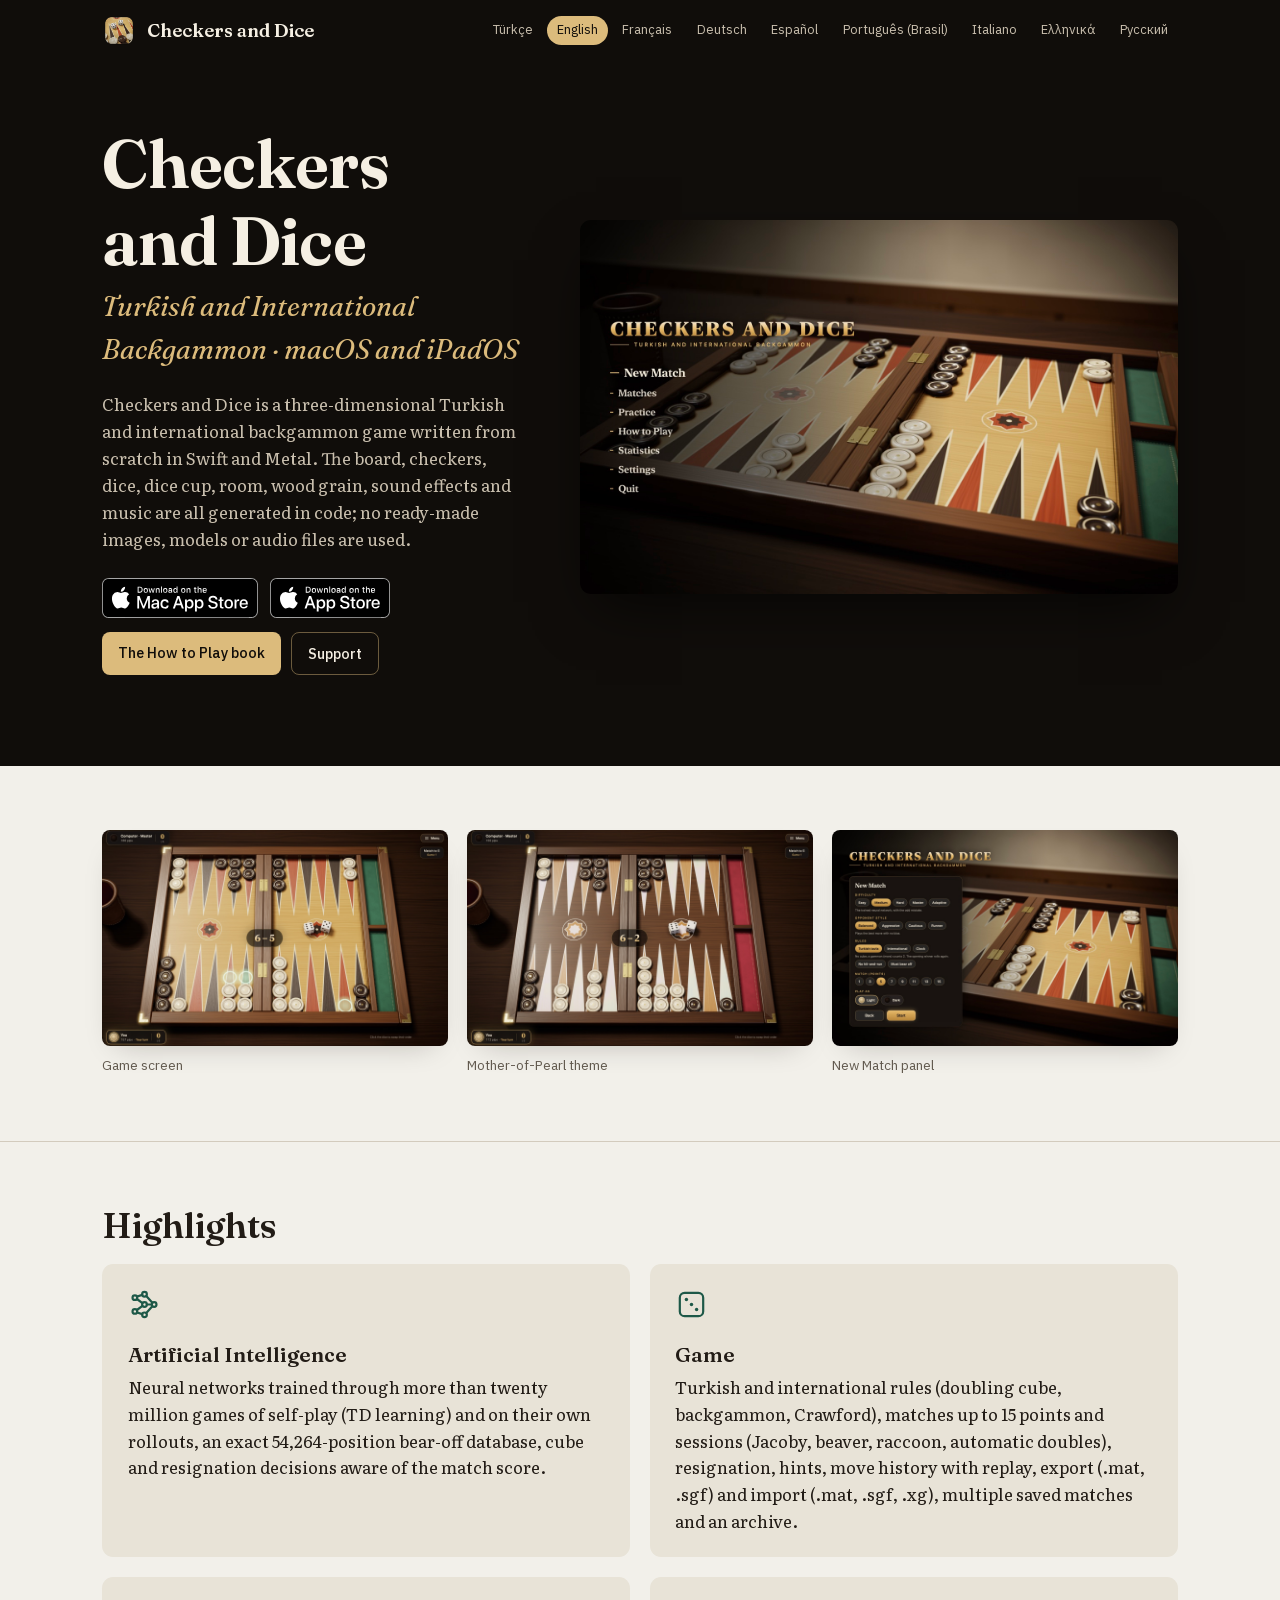
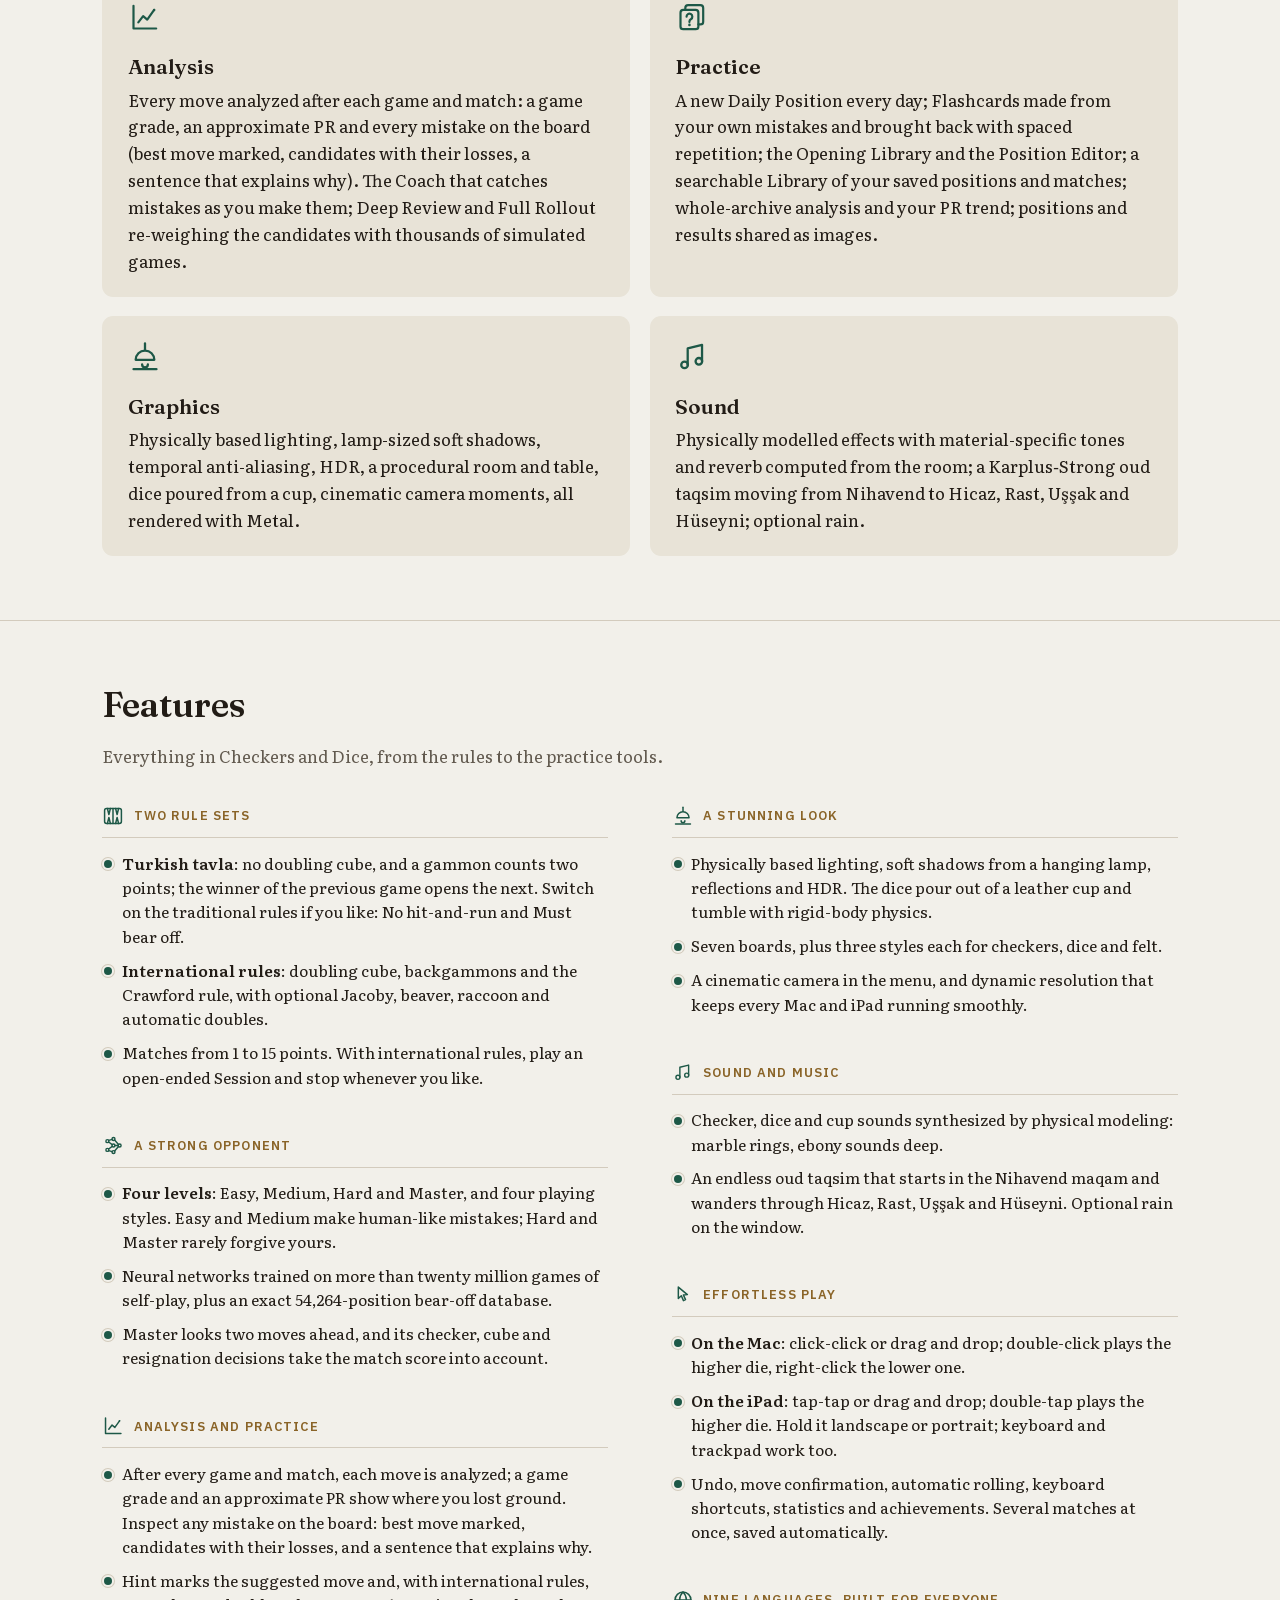
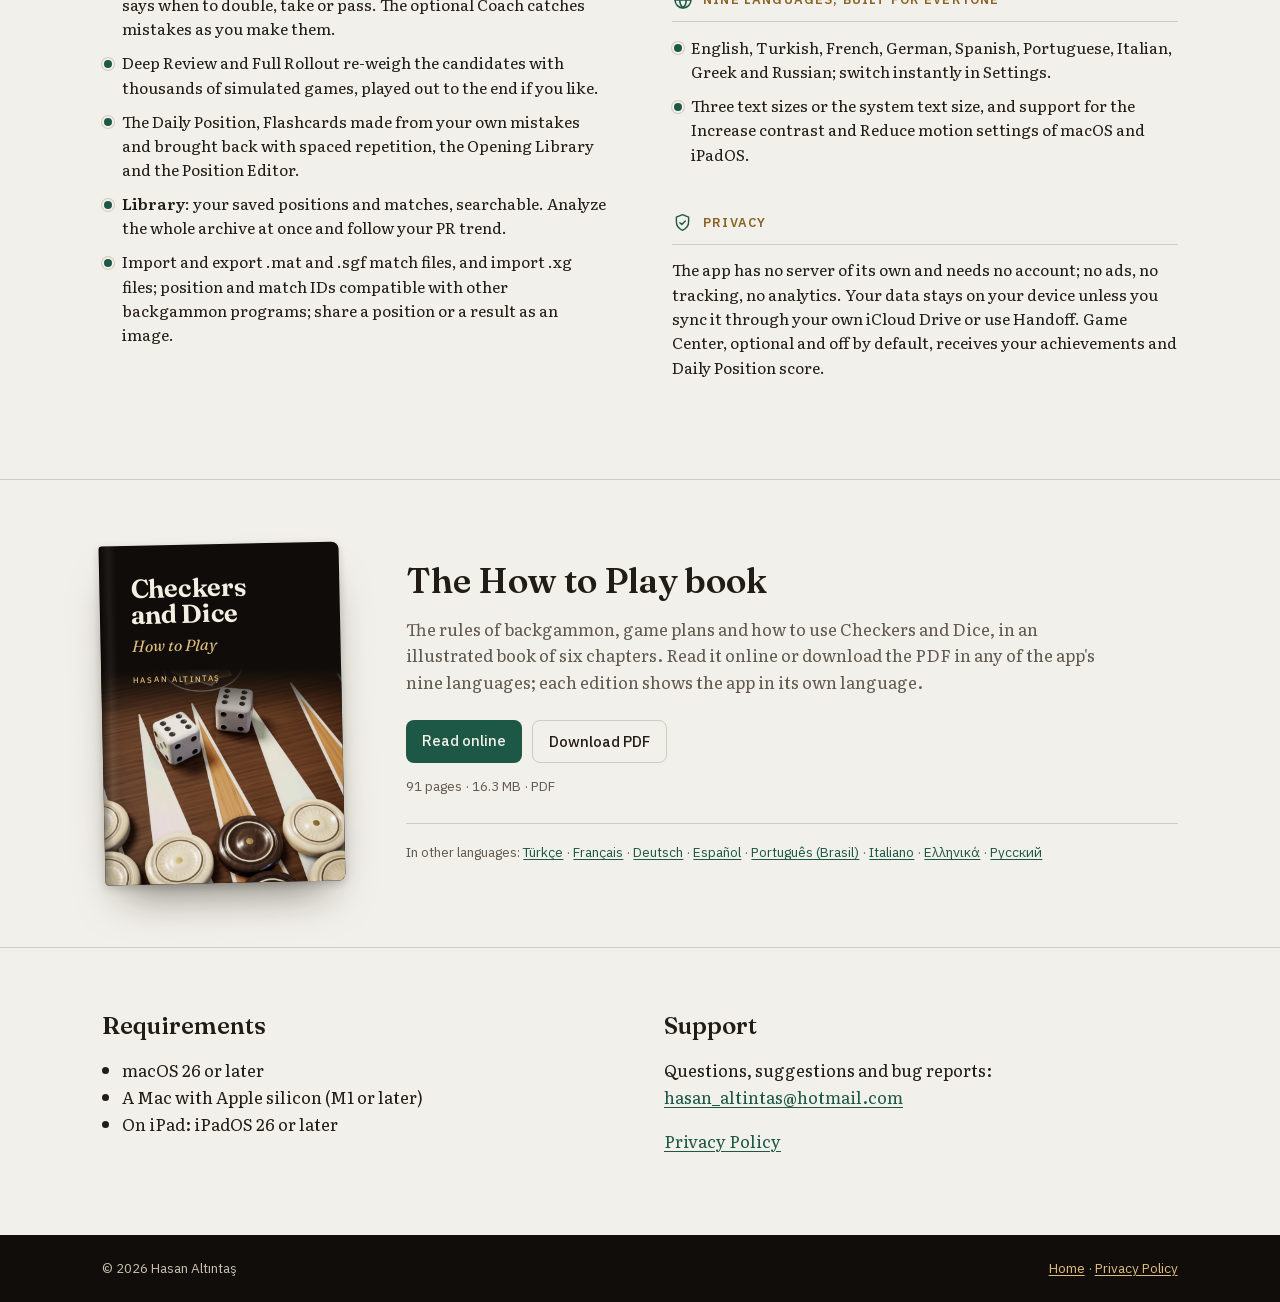
<file: index.html>
<!doctype html>
<html lang="en">
<head>
<meta charset="utf-8">
<meta name="viewport" content="width=device-width, initial-scale=1">
<title>Checkers and Dice · Turkish and International Backgammon</title>
<meta name="description" content="Checkers and Dice: three-dimensional Turkish and international backgammon for the Mac and iPad. A strong computer opponent, nine languages.">
<meta name="theme-color" content="#100d0a">
<meta property="og:type" content="website"><meta property="og:url" content="https://hasanaltintas.github.io/pul-ve-zar/"><meta property="og:title" content="Checkers and Dice · Turkish and International Backgammon"><meta property="og:description" content="Checkers and Dice: three-dimensional Turkish and international backgammon for the Mac and iPad. A strong computer opponent, nine languages."><meta property="og:image" content="https://hasanaltintas.github.io/pul-ve-zar/gorsel/en/08.jpg"><meta name="twitter:card" content="summary_large_image">
<link rel="icon" href="simge.png"><link rel="apple-touch-icon" href="simge.png">
<link rel="alternate" hreflang="tr" href="https://hasanaltintas.github.io/pul-ve-zar/?lang=tr"><link rel="alternate" hreflang="en" href="https://hasanaltintas.github.io/pul-ve-zar/?lang=en"><link rel="alternate" hreflang="fr" href="https://hasanaltintas.github.io/pul-ve-zar/?lang=fr"><link rel="alternate" hreflang="de" href="https://hasanaltintas.github.io/pul-ve-zar/?lang=de"><link rel="alternate" hreflang="es" href="https://hasanaltintas.github.io/pul-ve-zar/?lang=es"><link rel="alternate" hreflang="pt" href="https://hasanaltintas.github.io/pul-ve-zar/?lang=pt"><link rel="alternate" hreflang="it" href="https://hasanaltintas.github.io/pul-ve-zar/?lang=it"><link rel="alternate" hreflang="el" href="https://hasanaltintas.github.io/pul-ve-zar/?lang=el"><link rel="alternate" hreflang="ru" href="https://hasanaltintas.github.io/pul-ve-zar/?lang=ru">
<link rel="stylesheet" href="fontlar/fontlar.css">
<style>
:root {
  --kagit: #f2f0ea; --kagit-2: #e8e3d7; --murekkep: #221c16; --soluk: #625a4f; --cizgi: #d3cbbd;
  --cuha: #1d5847; --pirinc: #8a6428; --gece: #100d0a; --gece-2: #1d1813; --gece-yazi: #f5efe3; --gece-soluk: #c9bfae;
  --gece-vurgu: #dcbb7c; --golge: rgba(20, 14, 8, 0.28);
  --baslik: "Fraunces", "Iowan Old Style", "Palatino", Georgia, serif;
  --govde: "Literata", "Iowan Old Style", "Palatino", Georgia, serif;
  --yardimci: "IBM Plex Sans", "Helvetica Neue", Arial, sans-serif;
  color-scheme: light;
}
@media (prefers-color-scheme: dark) {
  :root { --kagit: #15120f; --kagit-2: #201b16; --murekkep: #ece5d7; --soluk: #b4a996; --cizgi: #3c342b;
          --cuha: #7cc0a6; --pirinc: #d6b16a; --golge: rgba(0, 0, 0, 0.6); color-scheme: dark; }
}
* { box-sizing: border-box; }
html { -webkit-text-size-adjust: 100%; }
body { margin: 0; background: var(--kagit); color: var(--murekkep); font-family: var(--govde); font-size: 1.05rem;
       line-height: 1.6; font-optical-sizing: auto; min-height: 100vh; display: flex; flex-direction: column; }
main { flex: 1 0 auto; }
a { color: var(--cuha); text-underline-offset: 0.18em; text-decoration-thickness: 1px; }
a:focus-visible { outline: 2px solid var(--gece-vurgu); outline-offset: 3px; border-radius: 3px; }
img { max-width: 100%; height: auto; display: block; }
h1, h2, h3 { font-family: var(--baslik); text-wrap: balance; line-height: 1.15; margin: 0; }
html[data-dil="el"], html[data-dil="ru"] { --baslik: "Literata", "Iowan Old Style", Georgia, serif; }
.ic { max-width: 72rem; margin: 0 auto; padding-inline: max(1rem, 3vw); }

/* Dil seçimi: html[data-dil] yalnız o dilin bloklarını gösterir; betik yoksa bütün diller alt alta görünür */
html[data-dil] .dil { display: none; }
html[data-dil="tr"] .dil[lang="tr"] { display: revert; }
html[data-dil="en"] .dil[lang="en"] { display: revert; }
html[data-dil="fr"] .dil[lang="fr"] { display: revert; }
html[data-dil="de"] .dil[lang="de"] { display: revert; }
html[data-dil="es"] .dil[lang="es"] { display: revert; }
html[data-dil="pt"] .dil[lang="pt"] { display: revert; }
html[data-dil="it"] .dil[lang="it"] { display: revert; }
html[data-dil="el"] .dil[lang="el"] { display: revert; }
html[data-dil="ru"] .dil[lang="ru"] { display: revert; }

.ust { background: var(--gece); color: var(--gece-yazi); }
.ust .ic { display: flex; flex-wrap: wrap; align-items: center; justify-content: space-between; gap: 0.6rem 1.5rem;
           padding-block: 0.85rem; }
.marka { display: flex; align-items: center; gap: 0.7rem; color: inherit; text-decoration: none;
         font-family: var(--baslik); font-weight: 600; font-size: 1.15rem; }
.marka img { width: 2.1rem; height: 2.1rem; border-radius: 0.5rem; }
.diller { display: flex; flex-wrap: wrap; gap: 0.3rem; font-family: var(--yardimci); font-size: 0.8rem; }
.diller a { color: var(--gece-soluk); text-decoration: none; padding: 0.22rem 0.55rem; border-radius: 999px;
            border: 1px solid transparent; }
.diller a:hover { color: var(--gece-yazi); border-color: rgba(220, 187, 124, 0.35); }
html[data-dil="tr"] .diller a[data-dil="tr"] { color: var(--gece); background: var(--gece-vurgu); }
html[data-dil="en"] .diller a[data-dil="en"] { color: var(--gece); background: var(--gece-vurgu); }
html[data-dil="fr"] .diller a[data-dil="fr"] { color: var(--gece); background: var(--gece-vurgu); }
html[data-dil="de"] .diller a[data-dil="de"] { color: var(--gece); background: var(--gece-vurgu); }
html[data-dil="es"] .diller a[data-dil="es"] { color: var(--gece); background: var(--gece-vurgu); }
html[data-dil="pt"] .diller a[data-dil="pt"] { color: var(--gece); background: var(--gece-vurgu); }
html[data-dil="it"] .diller a[data-dil="it"] { color: var(--gece); background: var(--gece-vurgu); }
html[data-dil="el"] .diller a[data-dil="el"] { color: var(--gece); background: var(--gece-vurgu); }
html[data-dil="ru"] .diller a[data-dil="ru"] { color: var(--gece); background: var(--gece-vurgu); }

.kahraman { background: var(--gece); color: var(--gece-yazi); overflow: hidden; padding-block: clamp(2rem, 5vw, 4.5rem) clamp(2.5rem, 6vw, 5rem); }
.kahraman .ic { display: grid; grid-template-columns: minmax(0, 5fr) minmax(0, 7fr); gap: clamp(1.5rem, 4vw, 3.5rem);
                align-items: center; }
.kahraman h1 { font-size: clamp(2.4rem, 5.5vw, 4.2rem); font-weight: 650; letter-spacing: -0.01em; }
.kahraman .alt-baslik { font-family: var(--baslik); font-style: italic; color: var(--gece-vurgu);
                        font-size: clamp(1.25rem, 2.4vw, 1.7rem); margin: 0.35rem 0 1.2rem; }
.kahraman .giris { color: var(--gece-soluk); margin: 0; max-width: 34rem; }
.kahraman .ic > img { border-radius: 0.7rem; box-shadow: 0 1.5rem 3.5rem -1rem rgba(0, 0, 0, 0.7); }
.gecis { margin-top: 1.6rem; display: flex; flex-wrap: wrap; gap: 0.6rem; font-family: var(--yardimci); font-size: 0.9rem; }
/* App Store rozetleri kendi satırında, düğmelerin üstünde; Apple'ın rozetleri olduğu gibi: 40 px yükseklik,
   yuvarlatma ve gölge yok, aralarında ve çevrelerinde en az çeyrek yükseklik boşluk */
.magaza { margin: 1.6rem 0 0; display: flex; flex-wrap: wrap; gap: 0.75rem; }
.magaza + .gecis { margin-top: 0.9rem; }
.rozet { display: inline-block; }
.rozet img { display: block; height: 40px; width: auto; border-radius: 0; box-shadow: none; }
.dugme { display: inline-block; padding: 0.55rem 1rem; border-radius: 0.5rem; text-decoration: none; font-weight: 500; }
.dugme.dolu { background: var(--gece-vurgu); color: var(--gece); }
.dugme.cizgili { border: 1px solid rgba(220, 187, 124, 0.45); color: var(--gece-yazi); }

section.bolum { padding-block: clamp(2.5rem, 5vw, 4rem); }
section.bolum + section.bolum { border-top: 1px solid var(--cizgi); }
.bolum h2 { font-size: clamp(1.6rem, 3vw, 2.2rem); font-weight: 600; margin-bottom: 1.1rem; }
.bolum .onsoz { max-width: 44rem; color: var(--soluk); margin: 0 0 1.8rem; }

.galeri { display: grid; grid-template-columns: repeat(3, minmax(0, 1fr)); gap: 1.2rem; margin: 0; }
.galeri figure { margin: 0; }
.galeri img { border-radius: 0.5rem; box-shadow: 0 0.8rem 1.8rem -1rem var(--golge); }
.galeri figcaption { font-family: var(--yardimci); font-size: 0.85rem; color: var(--soluk); margin-top: 0.55rem; }

/* Simgeler: CSS maskesi (Safari için -webkit- ile), rengi currentColor */
.ikon { display: inline-block; width: 1.5rem; height: 1.5rem; flex: none; background-color: currentColor;
        -webkit-mask: var(--ikon) center / contain no-repeat; mask: var(--ikon) center / contain no-repeat; }

/* Öne çıkanlar: altı kart, ikişerli üç satır (oyun, gelişme, görsellik ve ses), simgeli */
.kartlar { display: grid; grid-template-columns: repeat(2, minmax(0, 1fr)); gap: 1.2rem; }
.kart { background: var(--kagit-2); border-radius: 0.7rem; padding: 1.5rem 1.6rem 1.4rem; }
.kart .ikon { width: 2.1rem; height: 2.1rem; color: var(--cuha); margin-bottom: 0.9rem; }
.kart h3 { font-size: 1.3rem; font-weight: 600; margin-bottom: 0.45rem; }
.kart p { margin: 0; }

/* Özellikler: mağaza açıklamasının sekiz grubu, dergi düzeninde sütunlar */
.ozellikler .onsoz { margin-bottom: 2.2rem; }
/* İki sütun: okuma için uygun satır uzunluğu (~70 harf); gruplar bölünmez, en büyük grup (analiz) iki sütunu dengeler */
.gruplar { columns: 2 22rem; column-gap: clamp(2.2rem, 5vw, 4rem); }
/* Boşluk dolgu olarak: sütun kırılmasında kenar payı bir sonraki sütunun tepesine taşınmasın (WebKit) */
.grup { break-inside: avoid; margin: 0; padding-bottom: 2.2rem; }
.grup h3 { display: flex; align-items: center; gap: 0.6rem; font-family: var(--yardimci); font-size: 0.8rem;
           font-weight: 600; letter-spacing: 0.09em; line-height: 1.35; color: var(--pirinc); margin: 0 0 0.85rem;
           padding-bottom: 0.65rem; border-bottom: 1px solid var(--cizgi); }
.grup h3 .ikon { width: 1.35rem; height: 1.35rem; color: var(--cuha); }
.grup ul { list-style: none; margin: 0; padding: 0; }
.grup li { position: relative; padding-left: 1.2rem; margin: 0 0 0.6rem; font-size: 0.98rem; line-height: 1.55; }
/* Madde işareti küçük bir pul: dolu daire ve ince halka */
.grup li::before { content: ""; position: absolute; left: 0.1rem; top: 0.55em; width: 0.5rem; height: 0.5rem;
                   border-radius: 50%; background: var(--cuha); box-shadow: 0 0 0 2px var(--kagit), 0 0 0 3px var(--cizgi); }
.grup li strong { font-weight: 600; }
.grup p { margin: 0; font-size: 0.98rem; line-height: 1.55; }

/* Kitap: o dilin kitabı (baskı kapağının küçük eşi) ve öbür dillere bir satır */
.kitap-vitrin { display: grid; grid-template-columns: minmax(0, 15rem) minmax(0, 1fr); gap: clamp(1.8rem, 5vw, 4rem);
                align-items: center; }
.kapak { display: block; position: relative; aspect-ratio: 17 / 24; overflow: hidden; border-radius: 0.2rem 0.45rem 0.45rem 0.2rem;
         background: #0f0c09; color: #f5efe3; text-decoration: none; transform: rotate(-1.2deg);
         box-shadow: 0 1.6rem 2.8rem -1.2rem rgba(20, 14, 8, 0.55), 0 0.2rem 0.5rem rgba(20, 14, 8, 0.18); }
.kapak img { position: absolute; left: 0; right: 0; bottom: 0; width: 100%; height: 63%; object-fit: cover; }
/* Kapağın üst yarısı görüntüye yumuşakça iner (baskıdaki gibi); sol kenarda cilt gölgesi */
.kapak::before { content: ""; position: absolute; left: 0; right: 0; top: 36.5%; height: 15%; z-index: 1;
                 background: linear-gradient(180deg, #0f0c09 0%, rgba(14, 10, 7, 0.5) 50%, rgba(14, 10, 7, 0) 100%); }
.kapak::after { content: ""; position: absolute; inset: 0 auto 0 0; width: 7%; z-index: 2;
                background: linear-gradient(90deg, rgba(0, 0, 0, 0.35), rgba(255, 255, 255, 0.06) 55%, rgba(0, 0, 0, 0)); }
.kapak-yazi { position: absolute; left: 0; right: 0; top: 0; z-index: 3; padding: 13% 11% 0 13%; display: block; }
.kapak-ad { display: block; font-family: var(--baslik); font-weight: 650; font-size: 1.62rem; line-height: 0.98;
            letter-spacing: -0.01em; text-wrap: balance; }
.kapak-alt { display: block; font-family: var(--baslik); font-style: italic; font-size: 1rem; color: #dcbb7c;
             margin-top: 0.35rem; }
.kapak-yazar { display: block; font-family: var(--yardimci); font-size: 0.5rem; font-weight: 500; letter-spacing: 0.2em;
               text-transform: uppercase; color: #dcbb7c; margin-top: 0.9rem; }
.kitap-metin h2 { margin-bottom: 0.9rem; }
.kitap-metin .onsoz { margin-bottom: 1.5rem; }
.k-dugmeler { display: flex; flex-wrap: wrap; gap: 0.6rem; margin: 0; font-family: var(--yardimci); font-size: 0.92rem; }
.dugme.birincil { background: var(--cuha); color: var(--kagit); }
.dugme.ikincil { border: 1px solid var(--cizgi); color: var(--murekkep); }
.dugme.ikincil:hover { border-color: var(--soluk); }
.k-bilgi { font-family: var(--yardimci); font-size: 0.85rem; color: var(--soluk); margin: 0.8rem 0 0; }
.k-diger { font-family: var(--yardimci); font-size: 0.85rem; color: var(--soluk); margin: 1.6rem 0 0; padding-top: 1rem;
           border-top: 1px solid var(--cizgi); line-height: 1.9; }
.k-diger a { white-space: nowrap; }

.iki { display: grid; grid-template-columns: repeat(2, minmax(0, 1fr)); gap: 2rem 3rem; }
.iki h2 { font-size: 1.5rem; }
.iki ul { margin: 0; padding-left: 1.2rem; }

.alt { background: var(--gece); color: var(--gece-soluk); font-family: var(--yardimci); font-size: 0.85rem; }
.alt .ic { display: flex; flex-wrap: wrap; justify-content: space-between; gap: 0.5rem 2rem; padding-block: 1.4rem; }
.alt a { color: var(--gece-vurgu); }

.gizlilik { max-width: 44rem; padding-block: clamp(2.5rem, 5vw, 4rem); }
.gizlilik h1 { font-size: clamp(1.9rem, 4vw, 2.6rem); font-weight: 600; margin-bottom: 0.4rem; }
.gizlilik .tarih { font-family: var(--yardimci); font-size: 0.9rem; color: var(--soluk); margin: 0 0 1.6rem; }
.gizlilik li { margin: 0.45rem 0; }

@media (max-width: 52rem) {
  .kahraman .ic, .iki { grid-template-columns: minmax(0, 1fr); }
  .galeri { grid-template-columns: minmax(0, 1fr); }
  .kartlar { grid-template-columns: minmax(0, 1fr); }
  .kitap-vitrin { grid-template-columns: minmax(0, 1fr); justify-items: start; }
  .kapak { width: min(13rem, 62vw); }
}
@media (prefers-color-scheme: dark) {
  .kapak { box-shadow: 0 1.6rem 2.8rem -1.2rem rgba(0, 0, 0, 0.8), 0 0 0 1px rgba(245, 239, 227, 0.08); }
}
.ikon-kurallar { --ikon: url("data:image/svg+xml,%3Csvg%20xmlns%3D%22http%3A//www.w3.org/2000/svg%22%20viewBox%3D%220%200%2024%2024%22%20fill%3D%22none%22%20stroke%3D%22%23000%22%20stroke-width%3D%221.6%22%20stroke-linecap%3D%22round%22%20stroke-linejoin%3D%22round%22%3E%3Crect%20x%3D%223%22%20y%3D%224%22%20width%3D%2218%22%20height%3D%2216%22%20rx%3D%222%22/%3E%3Cpath%20d%3D%22M6%204l1.6%206.5L9.2%204M14.8%204l1.6%206.5L18%204M6%2020l1.6-6.5L9.2%2020M14.8%2020l1.6-6.5L18%2020M12%204v16%22/%3E%3C/svg%3E"); }
.ikon-zar { --ikon: url("data:image/svg+xml,%3Csvg%20xmlns%3D%22http%3A//www.w3.org/2000/svg%22%20viewBox%3D%220%200%2024%2024%22%20fill%3D%22none%22%20stroke%3D%22%23000%22%20stroke-width%3D%221.6%22%20stroke-linecap%3D%22round%22%20stroke-linejoin%3D%22round%22%3E%3Crect%20x%3D%223.5%22%20y%3D%223.5%22%20width%3D%2217%22%20height%3D%2217%22%20rx%3D%223.5%22/%3E%3Ccircle%20cx%3D%228.3%22%20cy%3D%228.3%22%20r%3D%221.25%22%20fill%3D%22%23000%22%20stroke%3D%22none%22/%3E%3Ccircle%20cx%3D%2212%22%20cy%3D%2212%22%20r%3D%221.25%22%20fill%3D%22%23000%22%20stroke%3D%22none%22/%3E%3Ccircle%20cx%3D%2215.7%22%20cy%3D%2215.7%22%20r%3D%221.25%22%20fill%3D%22%23000%22%20stroke%3D%22none%22/%3E%3C/svg%3E"); }
.ikon-rakip { --ikon: url("data:image/svg+xml,%3Csvg%20xmlns%3D%22http%3A//www.w3.org/2000/svg%22%20viewBox%3D%220%200%2024%2024%22%20fill%3D%22none%22%20stroke%3D%22%23000%22%20stroke-width%3D%221.6%22%20stroke-linecap%3D%22round%22%20stroke-linejoin%3D%22round%22%3E%3Ccircle%20cx%3D%225%22%20cy%3D%227%22%20r%3D%221.7%22/%3E%3Ccircle%20cx%3D%225%22%20cy%3D%2217%22%20r%3D%221.7%22/%3E%3Ccircle%20cx%3D%2212%22%20cy%3D%224.5%22%20r%3D%221.7%22/%3E%3Ccircle%20cx%3D%2212%22%20cy%3D%2212%22%20r%3D%221.7%22/%3E%3Ccircle%20cx%3D%2212%22%20cy%3D%2219.5%22%20r%3D%221.7%22/%3E%3Ccircle%20cx%3D%2219%22%20cy%3D%2212%22%20r%3D%221.7%22/%3E%3Cpath%20d%3D%22M6.6%206.2l3.8-1.2M6.5%208l4%203M6.5%2016l4-3M6.6%2017.8l3.8%201.2M13.7%2012h3.6M13.3%205.8l4.4%205M13.3%2018.2l4.4-5%22/%3E%3C/svg%3E"); }
.ikon-analiz { --ikon: url("data:image/svg+xml,%3Csvg%20xmlns%3D%22http%3A//www.w3.org/2000/svg%22%20viewBox%3D%220%200%2024%2024%22%20fill%3D%22none%22%20stroke%3D%22%23000%22%20stroke-width%3D%221.6%22%20stroke-linecap%3D%22round%22%20stroke-linejoin%3D%22round%22%3E%3Cpath%20d%3D%22M4%203.5v16.5h16.5%22/%3E%3Cpath%20d%3D%22M7.5%2015.5l3.5-4.5%203%202.5%205-7%22/%3E%3Ccircle%20cx%3D%2219%22%20cy%3D%226.5%22%20r%3D%220.9%22%20fill%3D%22%23000%22%20stroke%3D%22none%22/%3E%3C/svg%3E"); }
.ikon-calisma { --ikon: url("data:image/svg+xml,%3Csvg%20xmlns%3D%22http%3A//www.w3.org/2000/svg%22%20viewBox%3D%220%200%2024%2024%22%20fill%3D%22none%22%20stroke%3D%22%23000%22%20stroke-width%3D%221.6%22%20stroke-linecap%3D%22round%22%20stroke-linejoin%3D%22round%22%3E%3Cpath%20d%3D%22M7.5%206.5V5a2%202%200%200%201%202-2h9a2%202%200%200%201%202%202v10a2%202%200%200%201-2%202H17%22/%3E%3Crect%20x%3D%224%22%20y%3D%226.5%22%20width%3D%2213%22%20height%3D%2214%22%20rx%3D%222%22/%3E%3Cpath%20d%3D%22M8.4%2011.4a2.1%202.1%200%201%201%203.3%201.7c-.8.5-1.2%201-1.2%201.8v.4%22/%3E%3Ccircle%20cx%3D%2210.5%22%20cy%3D%2217.4%22%20r%3D%220.95%22%20fill%3D%22%23000%22%20stroke%3D%22none%22/%3E%3C/svg%3E"); }
.ikon-gorsel { --ikon: url("data:image/svg+xml,%3Csvg%20xmlns%3D%22http%3A//www.w3.org/2000/svg%22%20viewBox%3D%220%200%2024%2024%22%20fill%3D%22none%22%20stroke%3D%22%23000%22%20stroke-width%3D%221.6%22%20stroke-linecap%3D%22round%22%20stroke-linejoin%3D%22round%22%3E%3Cpath%20d%3D%22M12%202.5v4.5%22/%3E%3Cpath%20d%3D%22M5.5%2014a6.5%206.5%200%200%201%2013%200z%22/%3E%3Cpath%20d%3D%22M10%2017.2a2%202%200%200%200%204%200%22/%3E%3Cpath%20d%3D%22M4%2020.5h16%22/%3E%3C/svg%3E"); }
.ikon-ses { --ikon: url("data:image/svg+xml,%3Csvg%20xmlns%3D%22http%3A//www.w3.org/2000/svg%22%20viewBox%3D%220%200%2024%2024%22%20fill%3D%22none%22%20stroke%3D%22%23000%22%20stroke-width%3D%221.6%22%20stroke-linecap%3D%22round%22%20stroke-linejoin%3D%22round%22%3E%3Cpath%20d%3D%22M9%2017.5V6l10-2.5v11.5%22/%3E%3Ccircle%20cx%3D%226.8%22%20cy%3D%2217.5%22%20r%3D%222.3%22/%3E%3Ccircle%20cx%3D%2216.8%22%20cy%3D%2215%22%20r%3D%222.3%22/%3E%3C/svg%3E"); }
.ikon-oynanis { --ikon: url("data:image/svg+xml,%3Csvg%20xmlns%3D%22http%3A//www.w3.org/2000/svg%22%20viewBox%3D%220%200%2024%2024%22%20fill%3D%22none%22%20stroke%3D%22%23000%22%20stroke-width%3D%221.6%22%20stroke-linecap%3D%22round%22%20stroke-linejoin%3D%22round%22%3E%3Cpath%20d%3D%22M7%203.5v12.2l3.2-2.9%202.3%205.2%202.2-1-2.3-5.1%204.3-.3z%22/%3E%3C/svg%3E"); }
.ikon-dil { --ikon: url("data:image/svg+xml,%3Csvg%20xmlns%3D%22http%3A//www.w3.org/2000/svg%22%20viewBox%3D%220%200%2024%2024%22%20fill%3D%22none%22%20stroke%3D%22%23000%22%20stroke-width%3D%221.6%22%20stroke-linecap%3D%22round%22%20stroke-linejoin%3D%22round%22%3E%3Ccircle%20cx%3D%2212%22%20cy%3D%2212%22%20r%3D%228.5%22/%3E%3Cpath%20d%3D%22M3.5%2012h17M12%203.5c2.4%202.4%203.6%205.3%203.6%208.5s-1.2%206.1-3.6%208.5M12%203.5C9.6%205.9%208.4%208.8%208.4%2012s1.2%206.1%203.6%208.5%22/%3E%3C/svg%3E"); }
.ikon-gizlilik { --ikon: url("data:image/svg+xml,%3Csvg%20xmlns%3D%22http%3A//www.w3.org/2000/svg%22%20viewBox%3D%220%200%2024%2024%22%20fill%3D%22none%22%20stroke%3D%22%23000%22%20stroke-width%3D%221.6%22%20stroke-linecap%3D%22round%22%20stroke-linejoin%3D%22round%22%3E%3Cpath%20d%3D%22M12%203l7%202.8v5.4c0%204.4-2.9%208-7%209.8-4.1-1.8-7-5.4-7-9.8V5.8z%22/%3E%3Cpath%20d%3D%22M9%2012.2l2.2%202.2%204-4.2%22/%3E%3C/svg%3E"); }</style>
<script>(function () {
  var D = ["tr", "en", "fr", "de", "es", "pt", "it", "el", "ru"], d = null;
  try { var q = String(new URLSearchParams(location.search).get("lang")).slice(0, 2).toLowerCase(); if (D.indexOf(q) >= 0) d = q; } catch (e) {}
  if (!d) { try { var s = localStorage.getItem("pulzar-dil"); if (D.indexOf(s) >= 0) d = s; } catch (e) {} }
  if (!d) { var l = navigator.languages || [navigator.language || ""];
            for (var i = 0; i < l.length && !d; i++) { var k = String(l[i]).slice(0, 2).toLowerCase(); if (D.indexOf(k) >= 0) d = k; } }
  d = d || "en";
  document.documentElement.setAttribute("data-dil", d);
  document.documentElement.lang = d;
})();</script>
</head>
<body>
<header class="ust"><div class="ic"><a class="marka" href="./"><img src="simge.png" alt="" width="36" height="36"><span class="dil" lang="tr">Pul ve Zar</span><span class="dil" lang="en">Checkers and Dice</span><span class="dil" lang="fr">Pions et Dés</span><span class="dil" lang="de">Steine und Würfel</span><span class="dil" lang="es">Fichas y Dados</span><span class="dil" lang="pt">Peças e Dados</span><span class="dil" lang="it">Pedine e Dadi</span><span class="dil" lang="el">Πούλια και Ζάρια</span><span class="dil" lang="ru">Шашки и Кости</span></a><nav class="diller" aria-label="Language"><a href="?lang=tr" hreflang="tr" lang="tr" data-dil="tr">Türkçe</a><a href="?lang=en" hreflang="en" lang="en" data-dil="en">English</a><a href="?lang=fr" hreflang="fr" lang="fr" data-dil="fr">Français</a><a href="?lang=de" hreflang="de" lang="de" data-dil="de">Deutsch</a><a href="?lang=es" hreflang="es" lang="es" data-dil="es">Español</a><a href="?lang=pt" hreflang="pt" lang="pt" data-dil="pt">Português (Brasil)</a><a href="?lang=it" hreflang="it" lang="it" data-dil="it">Italiano</a><a href="?lang=el" hreflang="el" lang="el" data-dil="el">Ελληνικά</a><a href="?lang=ru" hreflang="ru" lang="ru" data-dil="ru">Русский</a></nav></div></header>
<main>
<div class="dil" lang="tr">
<section class="kahraman"><div class="ic"><div><h1>Pul ve Zar</h1><p class="alt-baslik">Türk ve Uluslararası Tavla · macOS ve iPadOS</p><p class="giris">Pul ve Zar, baştan sona Swift ve Metal ile yazılmış, üç boyutlu bir Türk ve uluslararası tavla oyunudur. Tahta, pullar, zarlar, zar kupası, oda, ahşap dokular, ses efektleri ve fon müziği tamamen kodla üretilir; hiçbir hazır görsel, model ya da ses dosyası kullanılmaz.</p><p class="magaza"><a class="rozet" href="https://apps.apple.com/app/id6815371199?platform=mac"><img src="rozet/tr.svg" alt="Mac App Store’dan İndirin" width="188" height="40"></a><a class="rozet" href="https://apps.apple.com/app/id6815371199?platform=ipad"><img src="rozet/app-store-tr.svg" alt="App Store’dan İndirin" width="151" height="40"></a></p><p class="gecis"><a class="dugme dolu" href="#kitap-tr">Nasıl Oynanır kitabı</a><a class="dugme cizgili" href="#destek-tr">Destek</a></p></div><img src="gorsel/tr/08.jpg" alt="Ana Menü" width="1440" height="900" loading="lazy"></div></section>
<section class="bolum"><div class="ic"><div class="galeri"><figure><img src="gorsel/tr/01.jpg" alt="Oyun ekranı" width="1440" height="900" loading="lazy"><figcaption>Oyun ekranı</figcaption></figure><figure><img src="gorsel/tr/02.jpg" alt="Sedef Kakma teması" width="1440" height="900" loading="lazy"><figcaption>Sedef Kakma teması</figcaption></figure><figure><img src="gorsel/tr/05.jpg" alt="Yeni Maç paneli" width="1440" height="900" loading="lazy"><figcaption>Yeni Maç paneli</figcaption></figure></div></div></section>
<section class="bolum"><div class="ic"><h2>Öne çıkanlar</h2><div class="kartlar"><article class="kart"><span class="ikon ikon-rakip" aria-hidden="true"></span><h3>Yapay Zekâ</h3><p>Kendi kendine yirmi milyondan fazla oyunla (TD öğrenmesi) ve kendi benzetimleriyle eğitilmiş sinir ağları, 54.264 konumluk kesin toplama veritabanı, maç skoruna göre küp ve pes kararları.</p></article><article class="kart"><span class="ikon ikon-zar" aria-hidden="true"></span><h3>Oyun</h3><p>Türk ve uluslararası kurallar (vido küpü, katmerli mars, Crawford), 15 puana dek maçlar ve oturumlar (Jacoby, beaver, raccoon, otomatik vido), pes, ipucu, hamle geçmişi ve yeniden izleme, dışa aktarma (.mat, .sgf) ve içe aktarma (.mat, .sgf, .xg), birden çok kayıtlı maç ve arşiv.</p></article><article class="kart"><span class="ikon ikon-analiz" aria-hidden="true"></span><h3>Analiz</h3><p>Oyun ve maç sonunda bütün hamlelerin analizi: oyun notu, yaklaşık PR ve her hatanın tahtada incelenmesi (en iyi hamle işaretli, adaylar kayıplarıyla, nedeni bir cümleyle). Hatayı anında yakalayan Eğitmen; adayları binlerce benzetimle yeniden tartan Derin İnceleme ve Tam Benzetim.</p></article><article class="kart"><span class="ikon ikon-calisma" aria-hidden="true"></span><h3>Çalışma</h3><p>Her gün yenilenen Günün Konumu; kendi hatalarınızdan oluşan ve aralıklı tekrarla dönen Kartlar; Açılış Kitaplığı ve Konum Düzenleyici; kaydettiğiniz konumlar ve maçlar için aranabilir Kütüphane; arşivin toplu analizi ve PR eğilimi; konumu ya da sonucu görüntü olarak paylaşma.</p></article><article class="kart"><span class="ikon ikon-gorsel" aria-hidden="true"></span><h3>Görsellik</h3><p>Metal ile fiziksel tabanlı aydınlatma, lambadan türeyen yumuşak gölgeler, zamansal kenar yumuşatma, HDR, yordamsal oda ve masa, kupadan dökülen zarlar, sinematik kamera.</p></article><article class="kart"><span class="ikon ikon-ses" aria-hidden="true"></span><h3>Ses</h3><p>Fiziksel modellemeyle sentezlenen efektler; malzemeye göre tınılar, odanın ölçülerinden hesaplanan yankı; Karplus‑Strong ud taksimi Nihavend'den Hicaz, Rast, Uşşak ve Hüseyni'ye geçer; isteğe bağlı yağmur.</p></article></div></div></section>
<section class="bolum ozellikler" id="ozellikler-tr"><div class="ic"><h2>Özellikler</h2><p class="onsoz">Kurallardan çalışma araçlarına, Pul ve Zar'ın bütün özellikleri.</p><div class="gruplar"><section class="grup"><h3><span class="ikon ikon-kurallar" aria-hidden="true"></span>İKİ KURAL SETİ</h3><ul><li><strong>Türk tavlası</strong>: vido küpü yok, mars iki puan; bir sonraki oyuna önceki oyunun galibi başlar. İstersen geleneksel kuralları aç: Kırıp kaçmak yasak ve Sallamak yasak.</li><li><strong>Uluslararası kurallar</strong>: vido küpü, katmerli mars ve Crawford kuralı; isteğe bağlı Jacoby, beaver, raccoon ve otomatik vido.</li><li>1'den 15 puana dek maçlar. Uluslararası kurallarda maç uzunluğu olmayan Oturum: istediğin kadar oyna, istediğinde bitir.</li><li><strong>Zarlar geleneksel adlarıyla okunur</strong>: Şeş Beş, Dubara, Düşeş, Hep Yek…</li></ul></section><section class="grup"><h3><span class="ikon ikon-rakip" aria-hidden="true"></span>GÜÇLÜ RAKİP</h3><ul><li><strong>Dört düzey</strong>: Kolay, Orta, Zor ve Usta; dört oyun stili. Kolay ve Orta insan gibi yanılır; Zor ve Usta senin hatalarını pek affetmez.</li><li>Kendi kendine yirmi milyondan fazla oyun oynayarak eğitilmiş sinir ağları ve 54.264 konumluk kesin toplama veritabanı.</li><li>Usta iki hamle ileriye bakar; hamle, vido ve pes kararlarında maç skorunu gözetir.</li></ul></section><section class="grup"><h3><span class="ikon ikon-analiz" aria-hidden="true"></span>ANALİZ VE ÇALIŞMA</h3><ul><li>Oyun ve maç sonunda bütün hamlelerin analiz edilir; oyun notu ve yaklaşık PR nerede puan kaybettiğini gösterir. Her hatayı tahtada incele: en iyi hamle işaretli, adaylar kayıplarıyla, nedeni bir cümleyle.</li><li>İpucu önerilen hamleyi işaretler; uluslararası kurallarda vido, al ve pas kararını da söyler. İstersen Eğitmen hatayı anında yakalar; geri alıp yeniden oynarsın.</li><li>Derin İnceleme ve Tam Benzetim adayları binlerce benzetimle, istersen oyun sonuna dek oynatarak yeniden tartar.</li><li>Günün Konumu, hatalarından oluşan ve aralıklı tekrarla dönen Kartlar, Açılış Kitaplığı ve Konum Düzenleyici.</li><li><strong>Kütüphane</strong>: kaydettiğin konumlar ve maçlar, aranabilir. Arşivi topluca analiz et, PR eğilimini izle.</li><li>.mat ve .sgf maç dosyalarını içe ve dışa aktar, .xg dosyalarını da içe al; konum ve maç kimlikleri başka tavla programlarıyla uyumlu; konumu ya da sonucu görüntü olarak paylaş.</li></ul></section><section class="grup"><h3><span class="ikon ikon-gorsel" aria-hidden="true"></span>GÖZ ALICI GÖRSELLİK</h3><ul><li>Fiziksel tabanlı aydınlatma, sarkıt lambadan düşen yumuşak gölgeler, yansımalar ve HDR. Zarlar deri kupadan dökülür, katı cisim fiziğiyle yuvarlanır.</li><li>Yedi tahta teması; pul, zar ve çuha için üçer stil.</li><li>Menüde sinematik kamera; dinamik çözünürlük her Mac'te ve iPad'de akıcı kalır.</li></ul></section><section class="grup"><h3><span class="ikon ikon-ses" aria-hidden="true"></span>SES VE MÜZİK</h3><ul><li>Pul, zar ve kupa sesleri fiziksel modellemeyle sentezlenir: mermer çınlar, abanoz pes tınlar; yankı odanın ölçülerinden hesaplanır.</li><li>Hiç tekrar etmeyen bir ud taksimi Nihavend'de başlar, Hicaz, Rast, Uşşak ve Hüseyni'ye geçer. İstersen pencerede yağmur.</li></ul></section><section class="grup"><h3><span class="ikon ikon-oynanis" aria-hidden="true"></span>RAHAT OYNANIŞ</h3><ul><li>Mac'te tıkla-tıkla ya da sürükle-bırak; çift tık büyük zarı, sağ tık küçük zarı oynar.</li><li>iPad'de pula ve hedefe dokun ya da sürükle-bırak; çift dokunma büyük zarı oynar. Yatay ya da dikey tut; klavye ve izleme dörtgeni de çalışır.</li><li>Geri alma, hamle onayı, otomatik zar, klavye kısayolları, istatistikler ve başarımlar. Birkaç maç aynı anda sürebilir, hepsi kendiliğinden kaydedilir.</li></ul></section><section class="grup"><h3><span class="ikon ikon-dil" aria-hidden="true"></span>DOKUZ DİL, HERKES İÇİN</h3><ul><li>Türkçe, İngilizce, Fransızca, Almanca, İspanyolca, Portekizce, İtalyanca, Yunanca ve Rusça; dil Ayarlar'dan anında değişir.</li><li>Üç yazı boyutu ya da sistemin yazı boyutu; macOS ve iPadOS'taki Karşıtlığı artır ve Hareketi azalt ayarlarına uyar.</li></ul></section><section class="grup"><h3><span class="ikon ikon-gizlilik" aria-hidden="true"></span>GİZLİLİK</h3><p>Uygulamanın kendi sunucusu yok, hesap istemez; reklam, izleme ya da analitik yok. Verilerin cihazında kalır; istersen kendi iCloud Drive'ın üzerinden eşitlenir, süren maç da Handoff ile öbür cihazına geçebilir. Game Center isteğe bağlıdır ve öntanımlı olarak kapalıdır; açarsan başarımların ve Günün Konumu puanın Game Center'a gönderilir.</p></section></div></div></section>
<section class="bolum" id="kitap-tr"><div class="ic kitap-vitrin"><a class="kapak" href="kitap/tr/" tabindex="-1" aria-hidden="true"><img src="gorsel/kitap-kapak.jpg" alt="" width="760" height="694" loading="lazy"><span class="kapak-yazi"><span class="kapak-ad">Pul ve Zar</span><span class="kapak-alt">Nasıl Oynanır</span><span class="kapak-yazar">Hasan Altıntaş</span></span></a><div class="kitap-metin"><h2>Nasıl Oynanır kitabı</h2><p class="onsoz">Tavlanın kuralları, oyun planları ve Pul ve Zar'ın kullanımı, altı bölümlük resimli bir kitapta. Kitabı uygulamanın desteklediği dokuz dilde çevrimiçi okuyabilir ya da PDF olarak indirebilirsiniz; her dilde görüntüler o dildeki uygulamadan alınmıştır.</p><p class="k-dugmeler"><a class="dugme birincil" href="kitap/tr/">Çevrimiçi oku</a><a class="dugme ikincil" href="kitap/tr/Pul-ve-Zar-Nasil-Oynanir.pdf" download>PDF indir</a></p><p class="k-bilgi">87 sayfa · 16,4 MB · PDF</p><p class="k-diger"><span>Öbür dillerde:</span> <a href="kitap/en/" hreflang="en" lang="en">English</a> · <a href="kitap/fr/" hreflang="fr" lang="fr">Français</a> · <a href="kitap/de/" hreflang="de" lang="de">Deutsch</a> · <a href="kitap/es/" hreflang="es" lang="es">Español</a> · <a href="kitap/pt/" hreflang="pt" lang="pt">Português (Brasil)</a> · <a href="kitap/it/" hreflang="it" lang="it">Italiano</a> · <a href="kitap/el/" hreflang="el" lang="el">Ελληνικά</a> · <a href="kitap/ru/" hreflang="ru" lang="ru">Русский</a></p></div></div></section>
<section class="bolum" id="destek-tr"><div class="ic iki"><div><h2>Gereksinimler</h2><ul><li>macOS 26 ya da sonrası</li><li>Apple çipli bir Mac (M1 ya da sonrası)</li><li>iPad'de iPadOS 26 ya da sonrası</li></ul></div><div><h2>Destek</h2><p>Soru, öneri ve hata bildirimleri için: <a href="mailto:hasan_altintas@hotmail.com">hasan_altintas@hotmail.com</a></p><p><a href="privacy-policy.html?lang=tr">Gizlilik Politikası</a></p></div></div></section>
</div>
<div class="dil" lang="en">
<section class="kahraman"><div class="ic"><div><h1>Checkers and Dice</h1><p class="alt-baslik">Turkish and International Backgammon · macOS and iPadOS</p><p class="giris">Checkers and Dice is a three-dimensional Turkish and international backgammon game written from scratch in Swift and Metal. The board, checkers, dice, dice cup, room, wood grain, sound effects and music are all generated in code; no ready-made images, models or audio files are used.</p><p class="magaza"><a class="rozet" href="https://apps.apple.com/app/id6815371199?platform=mac"><img src="rozet/en.svg" alt="Download on the Mac App Store" width="156" height="40"></a><a class="rozet" href="https://apps.apple.com/app/id6815371199?platform=ipad"><img src="rozet/app-store-en.svg" alt="Download on the App Store" width="120" height="40"></a></p><p class="gecis"><a class="dugme dolu" href="#kitap-en">The How to Play book</a><a class="dugme cizgili" href="#destek-en">Support</a></p></div><img src="gorsel/en/08.jpg" alt="Main Menu" width="1440" height="900" loading="lazy"></div></section>
<section class="bolum"><div class="ic"><div class="galeri"><figure><img src="gorsel/en/01.jpg" alt="Game screen" width="1440" height="900" loading="lazy"><figcaption>Game screen</figcaption></figure><figure><img src="gorsel/en/02.jpg" alt="Mother-of-Pearl theme" width="1440" height="900" loading="lazy"><figcaption>Mother-of-Pearl theme</figcaption></figure><figure><img src="gorsel/en/05.jpg" alt="New Match panel" width="1440" height="900" loading="lazy"><figcaption>New Match panel</figcaption></figure></div></div></section>
<section class="bolum"><div class="ic"><h2>Highlights</h2><div class="kartlar"><article class="kart"><span class="ikon ikon-rakip" aria-hidden="true"></span><h3>Artificial Intelligence</h3><p>Neural networks trained through more than twenty million games of self-play (TD learning) and on their own rollouts, an exact 54,264-position bear-off database, cube and resignation decisions aware of the match score.</p></article><article class="kart"><span class="ikon ikon-zar" aria-hidden="true"></span><h3>Game</h3><p>Turkish and international rules (doubling cube, backgammon, Crawford), matches up to 15 points and sessions (Jacoby, beaver, raccoon, automatic doubles), resignation, hints, move history with replay, export (.mat, .sgf) and import (.mat, .sgf, .xg), multiple saved matches and an archive.</p></article><article class="kart"><span class="ikon ikon-analiz" aria-hidden="true"></span><h3>Analysis</h3><p>Every move analyzed after each game and match: a game grade, an approximate PR and every mistake on the board (best move marked, candidates with their losses, a sentence that explains why). The Coach that catches mistakes as you make them; Deep Review and Full Rollout re-weighing the candidates with thousands of simulated games.</p></article><article class="kart"><span class="ikon ikon-calisma" aria-hidden="true"></span><h3>Practice</h3><p>A new Daily Position every day; Flashcards made from your own mistakes and brought back with spaced repetition; the Opening Library and the Position Editor; a searchable Library of your saved positions and matches; whole-archive analysis and your PR trend; positions and results shared as images.</p></article><article class="kart"><span class="ikon ikon-gorsel" aria-hidden="true"></span><h3>Graphics</h3><p>Physically based lighting, lamp-sized soft shadows, temporal anti-aliasing, HDR, a procedural room and table, dice poured from a cup, cinematic camera moments, all rendered with Metal.</p></article><article class="kart"><span class="ikon ikon-ses" aria-hidden="true"></span><h3>Sound</h3><p>Physically modelled effects with material-specific tones and reverb computed from the room; a Karplus‑Strong oud taqsim moving from Nihavend to Hicaz, Rast, Uşşak and Hüseyni; optional rain.</p></article></div></div></section>
<section class="bolum ozellikler" id="ozellikler-en"><div class="ic"><h2>Features</h2><p class="onsoz">Everything in Checkers and Dice, from the rules to the practice tools.</p><div class="gruplar"><section class="grup"><h3><span class="ikon ikon-kurallar" aria-hidden="true"></span>TWO RULE SETS</h3><ul><li><strong>Turkish tavla</strong>: no doubling cube, and a gammon counts two points; the winner of the previous game opens the next. Switch on the traditional rules if you like: No hit-and-run and Must bear off.</li><li><strong>International rules</strong>: doubling cube, backgammons and the Crawford rule, with optional Jacoby, beaver, raccoon and automatic doubles.</li><li>Matches from 1 to 15 points. With international rules, play an open-ended Session and stop whenever you like.</li></ul></section><section class="grup"><h3><span class="ikon ikon-rakip" aria-hidden="true"></span>A STRONG OPPONENT</h3><ul><li><strong>Four levels</strong>: Easy, Medium, Hard and Master, and four playing styles. Easy and Medium make human-like mistakes; Hard and Master rarely forgive yours.</li><li>Neural networks trained on more than twenty million games of self-play, plus an exact 54,264-position bear-off database.</li><li>Master looks two moves ahead, and its checker, cube and resignation decisions take the match score into account.</li></ul></section><section class="grup"><h3><span class="ikon ikon-analiz" aria-hidden="true"></span>ANALYSIS AND PRACTICE</h3><ul><li>After every game and match, each move is analyzed; a game grade and an approximate PR show where you lost ground. Inspect any mistake on the board: best move marked, candidates with their losses, and a sentence that explains why.</li><li>Hint marks the suggested move and, with international rules, says when to double, take or pass. The optional Coach catches mistakes as you make them.</li><li>Deep Review and Full Rollout re-weigh the candidates with thousands of simulated games, played out to the end if you like.</li><li>The Daily Position, Flashcards made from your own mistakes and brought back with spaced repetition, the Opening Library and the Position Editor.</li><li><strong>Library</strong>: your saved positions and matches, searchable. Analyze the whole archive at once and follow your PR trend.</li><li>Import and export .mat and .sgf match files, and import .xg files; position and match IDs compatible with other backgammon programs; share a position or a result as an image.</li></ul></section><section class="grup"><h3><span class="ikon ikon-gorsel" aria-hidden="true"></span>A STUNNING LOOK</h3><ul><li>Physically based lighting, soft shadows from a hanging lamp, reflections and HDR. The dice pour out of a leather cup and tumble with rigid-body physics.</li><li>Seven boards, plus three styles each for checkers, dice and felt.</li><li>A cinematic camera in the menu, and dynamic resolution that keeps every Mac and iPad running smoothly.</li></ul></section><section class="grup"><h3><span class="ikon ikon-ses" aria-hidden="true"></span>SOUND AND MUSIC</h3><ul><li>Checker, dice and cup sounds synthesized by physical modeling: marble rings, ebony sounds deep.</li><li>An endless oud taqsim that starts in the Nihavend maqam and wanders through Hicaz, Rast, Uşşak and Hüseyni. Optional rain on the window.</li></ul></section><section class="grup"><h3><span class="ikon ikon-oynanis" aria-hidden="true"></span>EFFORTLESS PLAY</h3><ul><li><strong>On the Mac</strong>: click-click or drag and drop; double-click plays the higher die, right-click the lower one.</li><li><strong>On the iPad</strong>: tap-tap or drag and drop; double-tap plays the higher die. Hold it landscape or portrait; keyboard and trackpad work too.</li><li>Undo, move confirmation, automatic rolling, keyboard shortcuts, statistics and achievements. Several matches at once, saved automatically.</li></ul></section><section class="grup"><h3><span class="ikon ikon-dil" aria-hidden="true"></span>NINE LANGUAGES, BUILT FOR EVERYONE</h3><ul><li>English, Turkish, French, German, Spanish, Portuguese, Italian, Greek and Russian; switch instantly in Settings.</li><li>Three text sizes or the system text size, and support for the Increase contrast and Reduce motion settings of macOS and iPadOS.</li></ul></section><section class="grup"><h3><span class="ikon ikon-gizlilik" aria-hidden="true"></span>PRIVACY</h3><p>The app has no server of its own and needs no account; no ads, no tracking, no analytics. Your data stays on your device unless you sync it through your own iCloud Drive or use Handoff. Game Center, optional and off by default, receives your achievements and Daily Position score.</p></section></div></div></section>
<section class="bolum" id="kitap-en"><div class="ic kitap-vitrin"><a class="kapak" href="kitap/en/" tabindex="-1" aria-hidden="true"><img src="gorsel/kitap-kapak.jpg" alt="" width="760" height="694" loading="lazy"><span class="kapak-yazi"><span class="kapak-ad">Checkers and Dice</span><span class="kapak-alt">How to Play</span><span class="kapak-yazar">Hasan Altıntaş</span></span></a><div class="kitap-metin"><h2>The How to Play book</h2><p class="onsoz">The rules of backgammon, game plans and how to use Checkers and Dice, in an illustrated book of six chapters. Read it online or download the PDF in any of the app's nine languages; each edition shows the app in its own language.</p><p class="k-dugmeler"><a class="dugme birincil" href="kitap/en/">Read online</a><a class="dugme ikincil" href="kitap/en/Checkers-and-Dice-How-to-Play.pdf" download>Download PDF</a></p><p class="k-bilgi">91 pages · 16.3 MB · PDF</p><p class="k-diger"><span>In other languages:</span> <a href="kitap/tr/" hreflang="tr" lang="tr">Türkçe</a> · <a href="kitap/fr/" hreflang="fr" lang="fr">Français</a> · <a href="kitap/de/" hreflang="de" lang="de">Deutsch</a> · <a href="kitap/es/" hreflang="es" lang="es">Español</a> · <a href="kitap/pt/" hreflang="pt" lang="pt">Português (Brasil)</a> · <a href="kitap/it/" hreflang="it" lang="it">Italiano</a> · <a href="kitap/el/" hreflang="el" lang="el">Ελληνικά</a> · <a href="kitap/ru/" hreflang="ru" lang="ru">Русский</a></p></div></div></section>
<section class="bolum" id="destek-en"><div class="ic iki"><div><h2>Requirements</h2><ul><li>macOS 26 or later</li><li>A Mac with Apple silicon (M1 or later)</li><li>On iPad: iPadOS 26 or later</li></ul></div><div><h2>Support</h2><p>Questions, suggestions and bug reports: <a href="mailto:hasan_altintas@hotmail.com">hasan_altintas@hotmail.com</a></p><p><a href="privacy-policy.html?lang=en">Privacy Policy</a></p></div></div></section>
</div>
<div class="dil" lang="fr">
<section class="kahraman"><div class="ic"><div><h1>Pions et Dés</h1><p class="alt-baslik">Backgammon turc et international · macOS et iPadOS</p><p class="giris">Pions et Dés est un backgammon turc et international en trois dimensions, écrit de A à Z en Swift et Metal. Le plateau, les pions, les dés, le cornet, la pièce, le veinage du bois, les effets sonores et la musique sont entièrement générés par le code ; aucune image, aucun modèle ni aucun fichier audio tout fait n’est utilisé.</p><p class="magaza"><a class="rozet" href="https://apps.apple.com/app/id6815371199?platform=mac"><img src="rozet/fr.svg" alt="Télécharger dans le Mac App Store" width="156" height="40"></a><a class="rozet" href="https://apps.apple.com/app/id6815371199?platform=ipad"><img src="rozet/app-store-fr.svg" alt="Télécharger dans l’App Store" width="127" height="40"></a></p><p class="gecis"><a class="dugme dolu" href="#kitap-fr">Le livre Comment jouer</a><a class="dugme cizgili" href="#destek-fr">Assistance</a></p></div><img src="gorsel/fr/08.jpg" alt="Menu principal" width="1440" height="900" loading="lazy"></div></section>
<section class="bolum"><div class="ic"><div class="galeri"><figure><img src="gorsel/fr/01.jpg" alt="Écran de jeu" width="1440" height="900" loading="lazy"><figcaption>Écran de jeu</figcaption></figure><figure><img src="gorsel/fr/02.jpg" alt="Thème Marqueterie de nacre" width="1440" height="900" loading="lazy"><figcaption>Thème Marqueterie de nacre</figcaption></figure><figure><img src="gorsel/fr/05.jpg" alt="Panneau Nouveau match" width="1440" height="900" loading="lazy"><figcaption>Panneau Nouveau match</figcaption></figure></div></div></section>
<section class="bolum"><div class="ic"><h2>Points forts</h2><div class="kartlar"><article class="kart"><span class="ikon ikon-rakip" aria-hidden="true"></span><h3>Intelligence artificielle</h3><p>Des réseaux de neurones entraînés sur plus de vingt millions de parties jouées contre eux-mêmes (apprentissage TD) et sur leurs propres rollouts, une base exacte de 54 264 positions pour la sortie des pions, des décisions de videau et d’abandon qui tiennent compte du score du match.</p></article><article class="kart"><span class="ikon ikon-zar" aria-hidden="true"></span><h3>Jeu</h3><p>Règles turques et internationales (videau, backgammon, Crawford), matchs jusqu’à 15 points et sessions (Jacoby, beaver, raccoon, doubles automatiques), abandon, indices, historique des coups avec relecture, export (.mat, .sgf) et import (.mat, .sgf, .xg), plusieurs matchs enregistrés et des archives.</p></article><article class="kart"><span class="ikon ikon-analiz" aria-hidden="true"></span><h3>Analyse</h3><p>Tous vos coups analysés après chaque partie et chaque match : note, PR approximatif et chaque erreur sur le plateau (meilleur coup marqué, candidats avec leurs pertes et une phrase qui explique pourquoi). L’Entraîneur qui détecte vos erreurs sur le moment ; l’Analyse approfondie et le Rollout complet qui réévaluent les candidats sur des milliers de parties simulées.</p></article><article class="kart"><span class="ikon ikon-calisma" aria-hidden="true"></span><h3>Entraînement</h3><p>Une nouvelle Position du jour chaque jour ; des Cartes tirées de vos erreurs, qui reviennent en répétition espacée ; la Bibliothèque des ouvertures et l’Éditeur de position ; une Bibliothèque de vos positions et matchs enregistrés, avec recherche ; l’analyse de toute l’archive et votre tendance PR ; le partage d’une position ou d’un résultat en image.</p></article><article class="kart"><span class="ikon ikon-gorsel" aria-hidden="true"></span><h3>Graphismes</h3><p>Éclairage physiquement réaliste, ombres douces à la taille de la lampe, anticrénelage temporel, HDR, pièce et table procédurales, dés versés d’un cornet et moments de caméra cinématiques, le tout rendu avec Metal.</p></article><article class="kart"><span class="ikon ikon-ses" aria-hidden="true"></span><h3>Son</h3><p>Effets modélisés physiquement, timbres propres à chaque matière et réverbération calculée d’après la pièce ; un taqsim d’oud Karplus‑Strong qui passe du Nihavend au Hicaz, au Rast, à l’Uşşak et au Hüseyni ; pluie en option.</p></article></div></div></section>
<section class="bolum ozellikler" id="ozellikler-fr"><div class="ic"><h2>Fonctionnalités</h2><p class="onsoz">Tout ce que propose Pions et Dés, des règles aux outils d’entraînement.</p><div class="gruplar"><section class="grup"><h3><span class="ikon ikon-kurallar" aria-hidden="true"></span>DEUX JEUX DE RÈGLES</h3><ul><li><strong>Tavla turc</strong> : pas de videau, un gammon compte deux points ; le gagnant de la partie précédente ouvre la suivante. Activez au besoin les règles traditionnelles : Frapper et fuir interdit et Sortie obligée.</li><li><strong>Règles internationales</strong> : videau, backgammons et règle Crawford ; en option Jacoby, beaver, raccoon et doubles automatiques.</li><li>Matchs de 1 à 15 points. Avec les règles internationales, jouez une Session sans limite et arrêtez quand vous voulez.</li></ul></section><section class="grup"><h3><span class="ikon ikon-rakip" aria-hidden="true"></span>UN ADVERSAIRE REDOUTABLE</h3><ul><li><strong>Quatre niveaux</strong> : Facile, Moyen, Difficile et Maître, et quatre styles de jeu. Facile et Moyen font des erreurs humaines ; Difficile et Maître pardonnent rarement les vôtres.</li><li>Des réseaux de neurones entraînés sur plus de vingt millions de parties, et une base exacte de 54 264 positions de sortie.</li><li>Maître voit deux coups plus loin et tient compte du score du match.</li></ul></section><section class="grup"><h3><span class="ikon ikon-analiz" aria-hidden="true"></span>ANALYSE ET ENTRAÎNEMENT</h3><ul><li>Après chaque partie, vos coups sont analysés ; note et PR approximatif montrent où vous perdez du terrain. Examinez chaque erreur sur le plateau : meilleur coup marqué, candidats avec leurs pertes et une phrase qui explique pourquoi.</li><li>Indice marque le coup conseillé et, avec les règles internationales, dit quand doubler, accepter ou refuser. L’Entraîneur, en option, détecte vos erreurs sur le moment.</li><li>L’Analyse approfondie et le Rollout complet réévaluent les candidats sur des milliers de parties simulées, jusqu’au bout si vous voulez.</li><li>La Position du jour, des Cartes tirées de vos erreurs qui reviennent en répétition espacée, la Bibliothèque des ouvertures et l’Éditeur de position.</li><li><strong>Bibliothèque</strong> : vos positions et matchs enregistrés, avec recherche. Analysez toute l’archive d’un coup et suivez votre tendance PR.</li><li>Import et export .mat et .sgf, import des fichiers .xg ; ID de position et de match compatibles avec d’autres programmes ; partage d’une position ou d’un résultat en image.</li></ul></section><section class="grup"><h3><span class="ikon ikon-gorsel" aria-hidden="true"></span>UN RENDU SPECTACULAIRE</h3><ul><li>Éclairage physiquement réaliste, ombres douces, reflets et HDR ; les dés tombent d’un cornet en cuir et roulent avec une physique de corps rigides.</li><li>Sept plateaux et trois styles pour les pions, les dés et la feutrine.</li><li>Caméra cinématique et résolution dynamique, fluide sur tout Mac et iPad.</li></ul></section><section class="grup"><h3><span class="ikon ikon-ses" aria-hidden="true"></span>SON ET MUSIQUE</h3><ul><li>Sons de pions, de dés et de cornet synthétisés par modélisation physique : le marbre tinte, l’ébène sonne grave.</li><li>Un taqsim d’oud sans fin, du maqam Nihavend au Hicaz, au Rast, à l’Uşşak et au Hüseyni ; pluie sur la fenêtre en option.</li></ul></section><section class="grup"><h3><span class="ikon ikon-oynanis" aria-hidden="true"></span>UN JEU FLUIDE</h3><ul><li><strong>Sur Mac</strong> : clic-clic ou glisser-déposer ; un double-clic joue le plus grand dé, un clic droit le plus petit.</li><li><strong>Sur iPad</strong> : touchez ou glissez ; double toucher pour le plus grand dé, en paysage comme en portrait.</li><li>Annuler, confirmation des coups, lancer automatique, raccourcis clavier, statistiques et succès. Plusieurs matchs à la fois, enregistrés automatiquement.</li></ul></section><section class="grup"><h3><span class="ikon ikon-dil" aria-hidden="true"></span>NEUF LANGUES, POUR TOUS</h3><ul><li>Français, anglais, turc, allemand, espagnol, portugais, italien, grec et russe ; changez de langue à tout moment dans les Réglages.</li><li>Trois tailles de texte ou celle du système ; Augmenter le contraste et Réduire les animations respectés.</li></ul></section><section class="grup"><h3><span class="ikon ikon-gizlilik" aria-hidden="true"></span>CONFIDENTIALITÉ</h3><p>L’app n’a pas de serveur propre et ne demande aucun compte ; ni publicité, ni pistage, ni analyse. Vos données restent sur votre appareil, sauf si vous les synchronisez via votre iCloud Drive ou utilisez Handoff. Game Center, facultatif et désactivé par défaut, reçoit vos succès et votre score de la Position du jour.</p></section></div></div></section>
<section class="bolum" id="kitap-fr"><div class="ic kitap-vitrin"><a class="kapak" href="kitap/fr/" tabindex="-1" aria-hidden="true"><img src="gorsel/kitap-kapak.jpg" alt="" width="760" height="694" loading="lazy"><span class="kapak-yazi"><span class="kapak-ad">Pions et Dés</span><span class="kapak-alt">Comment jouer</span><span class="kapak-yazar">Hasan Altıntaş</span></span></a><div class="kitap-metin"><h2>Le livre Comment jouer</h2><p class="onsoz">Les règles du backgammon, les plans de jeu et l’utilisation de Pions et Dés, dans un livre illustré en six chapitres. Lisez-le en ligne ou téléchargez le PDF dans l’une des neuf langues de l’app ; chaque édition montre l’app dans sa langue.</p><p class="k-dugmeler"><a class="dugme birincil" href="kitap/fr/">Lire en ligne</a><a class="dugme ikincil" href="kitap/fr/Pions-et-Des-Comment-jouer.pdf" download>Télécharger le PDF</a></p><p class="k-bilgi">96 pages · 16,6 Mo · PDF</p><p class="k-diger"><span>Dans d’autres langues :</span> <a href="kitap/tr/" hreflang="tr" lang="tr">Türkçe</a> · <a href="kitap/en/" hreflang="en" lang="en">English</a> · <a href="kitap/de/" hreflang="de" lang="de">Deutsch</a> · <a href="kitap/es/" hreflang="es" lang="es">Español</a> · <a href="kitap/pt/" hreflang="pt" lang="pt">Português (Brasil)</a> · <a href="kitap/it/" hreflang="it" lang="it">Italiano</a> · <a href="kitap/el/" hreflang="el" lang="el">Ελληνικά</a> · <a href="kitap/ru/" hreflang="ru" lang="ru">Русский</a></p></div></div></section>
<section class="bolum" id="destek-fr"><div class="ic iki"><div><h2>Configuration requise</h2><ul><li>macOS 26 ou version ultérieure</li><li>Un Mac avec puce Apple (M1 ou ultérieure)</li><li>Sur iPad : iPadOS 26 ou version ultérieure</li></ul></div><div><h2>Assistance</h2><p>Questions, suggestions et signalements de bugs : <a href="mailto:hasan_altintas@hotmail.com">hasan_altintas@hotmail.com</a></p><p><a href="privacy-policy.html?lang=fr">Politique de confidentialité</a></p></div></div></section>
</div>
<div class="dil" lang="de">
<section class="kahraman"><div class="ic"><div><h1>Steine und Würfel</h1><p class="alt-baslik">Türkisches und internationales Backgammon · macOS und iPadOS</p><p class="giris">Steine und Würfel ist ein dreidimensionales türkisches und internationales Backgammon, von Grund auf in Swift und Metal geschrieben. Brett, Steine, Würfel, Würfelbecher, Raum, Holzmaserung, Soundeffekte und Musik entstehen vollständig im Code; es werden keine fertigen Bilder, Modelle oder Audiodateien verwendet.</p><p class="magaza"><a class="rozet" href="https://apps.apple.com/app/id6815371199?platform=mac"><img src="rozet/de.svg" alt="Laden im Mac App Store" width="156" height="40"></a><a class="rozet" href="https://apps.apple.com/app/id6815371199?platform=ipad"><img src="rozet/app-store-de.svg" alt="Laden im App Store" width="120" height="40"></a></p><p class="gecis"><a class="dugme dolu" href="#kitap-de">Das Buch Spielregeln</a><a class="dugme cizgili" href="#destek-de">Support</a></p></div><img src="gorsel/de/08.jpg" alt="Hauptmenü" width="1440" height="900" loading="lazy"></div></section>
<section class="bolum"><div class="ic"><div class="galeri"><figure><img src="gorsel/de/01.jpg" alt="Spielbildschirm" width="1440" height="900" loading="lazy"><figcaption>Spielbildschirm</figcaption></figure><figure><img src="gorsel/de/02.jpg" alt="Thema Perlmutt-Intarsien" width="1440" height="900" loading="lazy"><figcaption>Thema Perlmutt-Intarsien</figcaption></figure><figure><img src="gorsel/de/05.jpg" alt="Bereich „Neues Match“" width="1440" height="900" loading="lazy"><figcaption>Bereich „Neues Match“</figcaption></figure></div></div></section>
<section class="bolum"><div class="ic"><h2>Highlights</h2><div class="kartlar"><article class="kart"><span class="ikon ikon-rakip" aria-hidden="true"></span><h3>Künstliche Intelligenz</h3><p>Neuronale Netze, trainiert mit über zwanzig Millionen Partien gegen sich selbst (TD-Lernen) und mit eigenen Rollouts, eine exakte Auswürfel-Datenbank mit 54.264 Stellungen sowie Doppler- und Aufgabeentscheidungen, die den Matchstand berücksichtigen.</p></article><article class="kart"><span class="ikon ikon-zar" aria-hidden="true"></span><h3>Spiel</h3><p>Türkische und internationale Regeln (Dopplerwürfel, Backgammon, Crawford), Matches bis 15 Punkte und Sitzungen (Jacoby, Beaver, Raccoon, automatische Verdopplung), Aufgeben, Tipps, Zugverlauf mit Wiedergabe, Export (.mat, .sgf) und Import (.mat, .sgf, .xg), mehrere gespeicherte Matches und ein Archiv.</p></article><article class="kart"><span class="ikon ikon-analiz" aria-hidden="true"></span><h3>Analyse</h3><p>Jeder Zug analysiert, nach jedem Spiel und Match: Note, ungefährer PR und jeder Fehler auf dem Brett (bester Zug markiert, Kandidaten mit ihren Verlusten und ein Satz, der erklärt, warum). Der Trainer, der Fehler sofort erkennt; Tiefenanalyse und Vollständiges Rollout, die die Kandidaten mit Tausenden simulierter Spiele neu bewerten.</p></article><article class="kart"><span class="ikon ikon-calisma" aria-hidden="true"></span><h3>Training</h3><p>Jeden Tag eine neue Stellung des Tages; Karten aus deinen eigenen Fehlern mit verteiltem Wiederholen; die Eröffnungsbibliothek und der Positionseditor; eine durchsuchbare Bibliothek deiner gespeicherten Stellungen und Matches; die Analyse des ganzen Archivs auf einmal und dein PR-Verlauf; Stellungen und Ergebnisse als Bild teilen.</p></article><article class="kart"><span class="ikon ikon-gorsel" aria-hidden="true"></span><h3>Grafik</h3><p>Physikalisch basierte Beleuchtung, weiche Schatten in Lampengröße, temporales Anti-Aliasing, HDR, prozeduraler Raum und Tisch, aus dem Becher geschüttete Würfel und filmische Kameramomente, alles mit Metal gerendert.</p></article><article class="kart"><span class="ikon ikon-ses" aria-hidden="true"></span><h3>Klang</h3><p>Physikalisch modellierte Effekte mit materialtypischen Klangfarben und aus dem Raum berechnetem Hall; ein Karplus‑Strong-Oud-Taqsim, der von Nihavend zu Hicaz, Rast, Uşşak und Hüseyni wechselt; Regen auf Wunsch.</p></article></div></div></section>
<section class="bolum ozellikler" id="ozellikler-de"><div class="ic"><h2>Funktionen</h2><p class="onsoz">Alles, was Steine und Würfel bietet, von den Regeln bis zu den Trainingswerkzeugen.</p><div class="gruplar"><section class="grup"><h3><span class="ikon ikon-kurallar" aria-hidden="true"></span>ZWEI REGELWERKE</h3><ul><li><strong>Türkisches Tavla</strong>: kein Dopplerwürfel, und ein Gammon zählt zwei Punkte; der Sieger des vorigen Spiels eröffnet das nächste. Auf Wunsch schaltest du die traditionellen Regeln zu: Nach Schlag Halt und Auswürfelpflicht.</li><li><strong>Internationale Regeln</strong>: Dopplerwürfel, Backgammons und Crawford-Regel; optional Jacoby, Beaver, Raccoon und automatische Verdopplung.</li><li>Matches von 1 bis 15 Punkten. Mit internationalen Regeln spielst du eine Sitzung ohne feste Länge und hörst auf, wann du willst.</li></ul></section><section class="grup"><h3><span class="ikon ikon-rakip" aria-hidden="true"></span>EIN STARKER GEGNER</h3><ul><li><strong>Vier Stufen</strong>: Leicht, Mittel, Schwer und Meister, dazu vier Spielstile. Leicht und Mittel machen menschliche Fehler; Schwer und Meister verzeihen deine nur selten.</li><li>Neuronale Netze, trainiert mit über 20 Millionen Partien gegen sich selbst, und eine exakte Auswürfel-Datenbank mit 54.264 Stellungen.</li><li>Meister blickt zwei Züge voraus und berücksichtigt den Matchstand.</li></ul></section><section class="grup"><h3><span class="ikon ikon-analiz" aria-hidden="true"></span>ANALYSE UND TRAINING</h3><ul><li>Nach jedem Spiel wird jeder Zug analysiert; Note und ungefährer PR zeigen, wo du Boden verlierst. Prüfe jeden Fehler auf dem Brett: bester Zug markiert, Kandidaten mit ihren Verlusten und ein Satz, der erklärt, warum.</li><li>Tipp markiert den empfohlenen Zug und sagt mit internationalen Regeln, wann du doppeln, annehmen oder ablehnen solltest. Der optionale Trainer erkennt Fehler sofort.</li><li>Tiefenanalyse und Vollständiges Rollout bewerten die Kandidaten mit Tausenden simulierter Spiele neu, auf Wunsch bis zum Spielende.</li><li>Die Stellung des Tages, Karten aus deinen eigenen Fehlern mit verteiltem Wiederholen, die Eröffnungsbibliothek und der Positionseditor.</li><li><strong>Bibliothek</strong>: deine gespeicherten Stellungen und Matches, durchsuchbar. Analysiere das ganze Archiv auf einmal und verfolge deinen PR-Verlauf.</li><li>Import und Export von .mat und .sgf, Import von .xg-Dateien; Positions- und Match-IDs, kompatibel mit anderen Programmen; teile eine Stellung oder ein Ergebnis als Bild.</li></ul></section><section class="grup"><h3><span class="ikon ikon-gorsel" aria-hidden="true"></span>EIN PRÄCHTIGER LOOK</h3><ul><li>Physikalisch basierte Beleuchtung, weiche Schatten, Spiegelungen und HDR; die Würfel fallen aus einem Lederbecher und rollen mit Starrkörperphysik.</li><li>Sieben Bretter und je drei Stile für Steine, Würfel und Filz.</li><li>Filmische Kamera und dynamische Auflösung, flüssig auf jedem Mac und iPad.</li></ul></section><section class="grup"><h3><span class="ikon ikon-ses" aria-hidden="true"></span>KLANG UND MUSIK</h3><ul><li>Stein-, Würfel- und Bechergeräusche, synthetisiert durch physikalische Modellierung: Marmor klingt hell, Ebenholz tief.</li><li>Ein endloser Oud-Taqsim vom Maqam Nihavend durch Hicaz, Rast, Uşşak und Hüseyni; auf Wunsch Regen am Fenster.</li></ul></section><section class="grup"><h3><span class="ikon ikon-oynanis" aria-hidden="true"></span>MÜHELOS SPIELEN</h3><ul><li><strong>Auf dem Mac</strong>: Klick-Klick oder Ziehen und Ablegen; ein Doppelklick spielt den höheren Würfel, ein Rechtsklick den niedrigeren.</li><li><strong>Auf dem iPad</strong>: Tippen oder Ziehen; Doppeltippen spielt den höheren Würfel, quer wie hochkant.</li><li>Rückgängig, Zugbestätigung, automatisches Würfeln, Tastaturkurzbefehle, Statistik und Erfolge. Mehrere Matches gleichzeitig, automatisch gesichert.</li></ul></section><section class="grup"><h3><span class="ikon ikon-dil" aria-hidden="true"></span>NEUN SPRACHEN, FÜR ALLE</h3><ul><li>Deutsch, Englisch, Türkisch, Französisch, Spanisch, Portugiesisch, Italienisch, Griechisch und Russisch; die Sprache wechselt sofort in den Einstellungen.</li><li>Drei Textgrößen oder die Systemgröße; Kontrast erhöhen und Bewegung reduzieren werden beachtet.</li></ul></section><section class="grup"><h3><span class="ikon ikon-gizlilik" aria-hidden="true"></span>DATENSCHUTZ</h3><p>Die App hat keinen eigenen Server und braucht kein Konto; keine Werbung, kein Tracking, keine Analyse. Deine Daten bleiben auf deinem Gerät, es sei denn, du synchronisierst sie über dein iCloud Drive oder nutzt Handoff. Game Center, optional und standardmäßig ausgeschaltet, erhält deine Erfolge und Punkte der Stellung des Tages.</p></section></div></div></section>
<section class="bolum" id="kitap-de"><div class="ic kitap-vitrin"><a class="kapak" href="kitap/de/" tabindex="-1" aria-hidden="true"><img src="gorsel/kitap-kapak.jpg" alt="" width="760" height="694" loading="lazy"><span class="kapak-yazi"><span class="kapak-ad">Steine und Würfel</span><span class="kapak-alt">Spielregeln</span><span class="kapak-yazar">Hasan Altıntaş</span></span></a><div class="kitap-metin"><h2>Das Buch Spielregeln</h2><p class="onsoz">Die Regeln des Backgammon, Spielpläne und die Bedienung von Steine und Würfel in einem bebilderten Buch mit sechs Kapiteln. Lies es online oder lade das PDF in einer der neun Sprachen der App herunter; jede Ausgabe zeigt die App in ihrer Sprache.</p><p class="k-dugmeler"><a class="dugme birincil" href="kitap/de/">Online lesen</a><a class="dugme ikincil" href="kitap/de/Steine-und-Wuerfel-Spielregeln.pdf" download>PDF herunterladen</a></p><p class="k-bilgi">96 Seiten · 16,6 MB · PDF</p><p class="k-diger"><span>In anderen Sprachen:</span> <a href="kitap/tr/" hreflang="tr" lang="tr">Türkçe</a> · <a href="kitap/en/" hreflang="en" lang="en">English</a> · <a href="kitap/fr/" hreflang="fr" lang="fr">Français</a> · <a href="kitap/es/" hreflang="es" lang="es">Español</a> · <a href="kitap/pt/" hreflang="pt" lang="pt">Português (Brasil)</a> · <a href="kitap/it/" hreflang="it" lang="it">Italiano</a> · <a href="kitap/el/" hreflang="el" lang="el">Ελληνικά</a> · <a href="kitap/ru/" hreflang="ru" lang="ru">Русский</a></p></div></div></section>
<section class="bolum" id="destek-de"><div class="ic iki"><div><h2>Systemvoraussetzungen</h2><ul><li>macOS 26 oder neuer</li><li>Ein Mac mit Apple Chip (M1 oder neuer)</li><li>Auf dem iPad: iPadOS 26 oder neuer</li></ul></div><div><h2>Support</h2><p>Fragen, Vorschläge und Fehlermeldungen: <a href="mailto:hasan_altintas@hotmail.com">hasan_altintas@hotmail.com</a></p><p><a href="privacy-policy.html?lang=de">Datenschutzerklärung</a></p></div></div></section>
</div>
<div class="dil" lang="es">
<section class="kahraman"><div class="ic"><div><h1>Fichas y Dados</h1><p class="alt-baslik">Backgammon turco e internacional · macOS y iPadOS</p><p class="giris">Fichas y Dados es un backgammon turco e internacional en tres dimensiones, escrito desde cero en Swift y Metal. El tablero, las fichas, los dados, el cubilete, la sala, las vetas de la madera, los efectos de sonido y la música se generan íntegramente con código; no se usan imágenes, modelos ni archivos de audio prefabricados.</p><p class="magaza"><a class="rozet" href="https://apps.apple.com/app/id6815371199?platform=mac"><img src="rozet/es.svg" alt="Consíguelo en el Mac App Store" width="156" height="40"></a><a class="rozet" href="https://apps.apple.com/app/id6815371199?platform=ipad"><img src="rozet/app-store-es.svg" alt="Consíguelo en el App Store" width="120" height="40"></a></p><p class="gecis"><a class="dugme dolu" href="#kitap-es">El libro Cómo jugar</a><a class="dugme cizgili" href="#destek-es">Soporte</a></p></div><img src="gorsel/es/08.jpg" alt="Menú principal" width="1440" height="900" loading="lazy"></div></section>
<section class="bolum"><div class="ic"><div class="galeri"><figure><img src="gorsel/es/01.jpg" alt="Pantalla de juego" width="1440" height="900" loading="lazy"><figcaption>Pantalla de juego</figcaption></figure><figure><img src="gorsel/es/02.jpg" alt="Tema Nácar incrustado" width="1440" height="900" loading="lazy"><figcaption>Tema Nácar incrustado</figcaption></figure><figure><img src="gorsel/es/05.jpg" alt="Panel Nueva partida" width="1440" height="900" loading="lazy"><figcaption>Panel Nueva partida</figcaption></figure></div></div></section>
<section class="bolum"><div class="ic"><h2>Lo más destacado</h2><div class="kartlar"><article class="kart"><span class="ikon ikon-rakip" aria-hidden="true"></span><h3>Inteligencia artificial</h3><p>Redes neuronales entrenadas con más de veinte millones de partidas contra sí mismas (aprendizaje TD) y con sus propios rollouts, una base de datos exacta de 54.264 posiciones para sacar fichas y decisiones de cubo y de rendición que tienen en cuenta el marcador.</p></article><article class="kart"><span class="ikon ikon-zar" aria-hidden="true"></span><h3>Juego</h3><p>Reglas turcas e internacionales (cubo doblador, backgammon, Crawford), partidas de hasta 15 puntos y sesiones (Jacoby, beaver, raccoon, dobles automáticos), rendición, pistas, historial de jugadas con repetición, exportación (.mat, .sgf) e importación (.mat, .sgf, .xg), varias partidas guardadas y un archivo.</p></article><article class="kart"><span class="ikon ikon-analiz" aria-hidden="true"></span><h3>Análisis</h3><p>Todas tus jugadas analizadas tras cada juego y cada partida: nota, PR aproximado y cada error en el tablero (mejor jugada marcada, candidatas con sus pérdidas y una frase que explica por qué). El Entrenador, que detecta tus errores al momento; el Análisis profundo y el Rollout completo, que reevalúan las candidatas con miles de partidas simuladas.</p></article><article class="kart"><span class="ikon ikon-calisma" aria-hidden="true"></span><h3>Práctica</h3><p>Una nueva Posición del día cada día; Tarjetas hechas con tus propios errores que vuelven con repetición espaciada; la Biblioteca de aperturas y el Editor de posiciones; una Biblioteca con búsqueda de tus posiciones y partidas guardadas; el análisis de todo el archivo de una vez y tu tendencia de PR; posiciones y resultados para compartir como imagen.</p></article><article class="kart"><span class="ikon ikon-gorsel" aria-hidden="true"></span><h3>Gráficos</h3><p>Iluminación basada en la física, sombras suaves del tamaño de la lámpara, antialiasing temporal, HDR, sala y mesa procedurales, dados vertidos desde un cubilete y momentos de cámara cinematográficos, todo renderizado con Metal.</p></article><article class="kart"><span class="ikon ikon-ses" aria-hidden="true"></span><h3>Sonido</h3><p>Efectos modelados físicamente, con timbres propios de cada material y una reverberación calculada a partir de la sala; un taqsim de oud Karplus‑Strong que pasa de Nihavend a Hicaz, Rast, Uşşak y Hüseyni; lluvia opcional.</p></article></div></div></section>
<section class="bolum ozellikler" id="ozellikler-es"><div class="ic"><h2>Funciones</h2><p class="onsoz">Todo lo que ofrece Fichas y Dados, desde las reglas hasta las herramientas de práctica.</p><div class="gruplar"><section class="grup"><h3><span class="ikon ikon-kurallar" aria-hidden="true"></span>DOS REGLAMENTOS</h3><ul><li><strong>Tavla turco</strong>: sin cubo doblador, y el gammon vale dos puntos; el ganador del juego anterior abre el siguiente. Si quieres, activa las reglas tradicionales: Sin comer y escapar y Sacar obligatorio.</li><li><strong>Reglas internacionales</strong>: cubo doblador, backgammons y regla Crawford; opcionalmente Jacoby, beaver, raccoon y dobles automáticos.</li><li>Partidas de 1 a 15 puntos. Con reglas internacionales, juega una Sesión sin límite y termínala cuando quieras.</li></ul></section><section class="grup"><h3><span class="ikon ikon-rakip" aria-hidden="true"></span>UN RIVAL DE CUIDADO</h3><ul><li><strong>Cuatro niveles</strong>: Fácil, Medio, Difícil y Maestro, y cuatro estilos de juego. Fácil y Medio cometen errores humanos; Difícil y Maestro rara vez perdonan los tuyos.</li><li>Redes neuronales entrenadas con más de veinte millones de partidas contra sí mismas y una base de datos exacta de 54.264 posiciones para sacar fichas.</li><li>Maestro mira dos jugadas por delante y tiene en cuenta el marcador.</li></ul></section><section class="grup"><h3><span class="ikon ikon-analiz" aria-hidden="true"></span>ANÁLISIS Y PRÁCTICA</h3><ul><li>Tras cada juego se analizan tus jugadas; la nota y un PR aproximado muestran dónde pierdes terreno. Examina cada error en el tablero: mejor jugada marcada, candidatas con sus pérdidas y una frase que explica por qué.</li><li>Pista marca la jugada recomendada y, con reglas internacionales, dice cuándo doblar, aceptar o rechazar. El Entrenador, opcional, detecta tus errores al momento.</li><li>El Análisis profundo y el Rollout completo reevalúan las candidatas con miles de partidas simuladas, jugadas hasta el final si quieres.</li><li>La Posición del día, Tarjetas hechas con tus propios errores que vuelven con repetición espaciada, la Biblioteca de aperturas y el Editor de posiciones.</li><li><strong>Biblioteca</strong>: tus posiciones y partidas guardadas, con búsqueda. Analiza todo el archivo de una vez y sigue tu tendencia de PR.</li><li>Importa y exporta archivos de partida .mat y .sgf, e importa archivos .xg; ID de posición y de partida compatibles con otros programas; comparte una posición o un resultado como imagen.</li></ul></section><section class="grup"><h3><span class="ikon ikon-gorsel" aria-hidden="true"></span>UN ASPECTO ESPECTACULAR</h3><ul><li>Iluminación basada en la física, sombras suaves, reflejos y HDR; los dados caen de un cubilete de cuero y ruedan con física de sólidos rígidos.</li><li>Siete tableros y tres estilos para fichas, dados y tapete.</li><li>Cámara cinematográfica y resolución dinámica, fluido en cualquier Mac o iPad.</li></ul></section><section class="grup"><h3><span class="ikon ikon-ses" aria-hidden="true"></span>SONIDO Y MÚSICA</h3><ul><li>Sonidos de fichas, dados y cubilete sintetizados por modelado físico: el mármol tintinea, el ébano suena grave.</li><li>Un taqsim de oud interminable, del maqam Nihavend a Hicaz, Rast, Uşşak y Hüseyni; lluvia en la ventana, opcional.</li></ul></section><section class="grup"><h3><span class="ikon ikon-oynanis" aria-hidden="true"></span>JUEGO SIN ESFUERZO</h3><ul><li><strong>En el Mac</strong>: clic y clic o arrastrar y soltar; el doble clic juega el dado mayor y el clic derecho, el menor.</li><li><strong>En el iPad</strong>: toca la ficha y luego el destino, o arrástrala; el doble toque juega el dado mayor, en horizontal o en vertical.</li><li>Deshacer, confirmación de jugadas, tirada automática, atajos de teclado, estadísticas y logros. Varias partidas a la vez, guardadas automáticamente.</li></ul></section><section class="grup"><h3><span class="ikon ikon-dil" aria-hidden="true"></span>NUEVE IDIOMAS, PARA TODOS</h3><ul><li>Español, inglés, turco, francés, alemán, portugués, italiano, griego y ruso; cambia de idioma al instante en Ajustes.</li><li>Tres tamaños de texto o el del sistema, y compatibilidad con los ajustes Aumentar contraste y Reducir movimiento de macOS e iPadOS.</li></ul></section><section class="grup"><h3><span class="ikon ikon-gizlilik" aria-hidden="true"></span>PRIVACIDAD</h3><p>La app no tiene servidor propio ni pide cuenta; sin anuncios, sin rastreo ni analítica. Tus datos se quedan en tu dispositivo, salvo que los sincronices con tu iCloud Drive o uses Handoff. Game Center, opcional y desactivado por defecto, recibe tus logros y tu puntuación de la Posición del día.</p></section></div></div></section>
<section class="bolum" id="kitap-es"><div class="ic kitap-vitrin"><a class="kapak" href="kitap/es/" tabindex="-1" aria-hidden="true"><img src="gorsel/kitap-kapak.jpg" alt="" width="760" height="694" loading="lazy"><span class="kapak-yazi"><span class="kapak-ad">Fichas y Dados</span><span class="kapak-alt">Cómo jugar</span><span class="kapak-yazar">Hasan Altıntaş</span></span></a><div class="kitap-metin"><h2>El libro Cómo jugar</h2><p class="onsoz">Las reglas del backgammon, los planes de juego y cómo usar Fichas y Dados, en un libro ilustrado de seis capítulos. Léelo en línea o descarga el PDF en cualquiera de los nueve idiomas de la app; cada edición muestra la app en su idioma.</p><p class="k-dugmeler"><a class="dugme birincil" href="kitap/es/">Leer en línea</a><a class="dugme ikincil" href="kitap/es/Fichas-y-Dados-Como-jugar.pdf" download>Descargar PDF</a></p><p class="k-bilgi">94 páginas · 16,5 MB · PDF</p><p class="k-diger"><span>En otros idiomas:</span> <a href="kitap/tr/" hreflang="tr" lang="tr">Türkçe</a> · <a href="kitap/en/" hreflang="en" lang="en">English</a> · <a href="kitap/fr/" hreflang="fr" lang="fr">Français</a> · <a href="kitap/de/" hreflang="de" lang="de">Deutsch</a> · <a href="kitap/pt/" hreflang="pt" lang="pt">Português (Brasil)</a> · <a href="kitap/it/" hreflang="it" lang="it">Italiano</a> · <a href="kitap/el/" hreflang="el" lang="el">Ελληνικά</a> · <a href="kitap/ru/" hreflang="ru" lang="ru">Русский</a></p></div></div></section>
<section class="bolum" id="destek-es"><div class="ic iki"><div><h2>Requisitos</h2><ul><li>macOS 26 o posterior</li><li>Un Mac con chip de Apple (M1 o posterior)</li><li>En el iPad: iPadOS 26 o posterior</li></ul></div><div><h2>Soporte</h2><p>Preguntas, sugerencias e informes de errores: <a href="mailto:hasan_altintas@hotmail.com">hasan_altintas@hotmail.com</a></p><p><a href="privacy-policy.html?lang=es">Política de privacidad</a></p></div></div></section>
</div>
<div class="dil" lang="pt">
<section class="kahraman"><div class="ic"><div><h1>Peças e Dados</h1><p class="alt-baslik">Gamão turco e internacional · macOS e iPadOS</p><p class="giris">Peças e Dados é um gamão turco e internacional em três dimensões, escrito do zero em Swift e Metal. O tabuleiro, as peças, os dados, o copo, a sala, os veios da madeira, os efeitos sonoros e a música são todos gerados por código; não se usa nenhuma imagem, modelo ou arquivo de áudio pronto.</p><p class="magaza"><a class="rozet" href="https://apps.apple.com/app/id6815371199?platform=mac"><img src="rozet/pt.svg" alt="Baixar na Mac App Store" width="156" height="40"></a><a class="rozet" href="https://apps.apple.com/app/id6815371199?platform=ipad"><img src="rozet/app-store-pt.svg" alt="Baixar na App Store" width="120" height="40"></a></p><p class="gecis"><a class="dugme dolu" href="#kitap-pt">O livro Como jogar</a><a class="dugme cizgili" href="#destek-pt">Suporte</a></p></div><img src="gorsel/pt/08.jpg" alt="Menu principal" width="1440" height="900" loading="lazy"></div></section>
<section class="bolum"><div class="ic"><div class="galeri"><figure><img src="gorsel/pt/01.jpg" alt="Tela de jogo" width="1440" height="900" loading="lazy"><figcaption>Tela de jogo</figcaption></figure><figure><img src="gorsel/pt/02.jpg" alt="Tema Madrepérola" width="1440" height="900" loading="lazy"><figcaption>Tema Madrepérola</figcaption></figure><figure><img src="gorsel/pt/05.jpg" alt="Painel Nova partida" width="1440" height="900" loading="lazy"><figcaption>Painel Nova partida</figcaption></figure></div></div></section>
<section class="bolum"><div class="ic"><h2>Destaques</h2><div class="kartlar"><article class="kart"><span class="ikon ikon-rakip" aria-hidden="true"></span><h3>Inteligência artificial</h3><p>Redes neurais treinadas com mais de vinte milhões de partidas contra si mesmas (aprendizado TD) e com seus próprios rollouts, um banco de dados exato de 54.264 posições para a retirada das peças e decisões de cubo e de desistência que levam em conta o placar.</p></article><article class="kart"><span class="ikon ikon-zar" aria-hidden="true"></span><h3>Jogo</h3><p>Regras turcas e internacionais (cubo de dobra, backgammon, Crawford), partidas de até 15 pontos e sessões (Jacoby, beaver, raccoon, dobras automáticas), desistência, dicas, histórico de jogadas com replay, exportação (.mat, .sgf) e importação (.mat, .sgf, .xg), várias partidas salvas e um arquivo.</p></article><article class="kart"><span class="ikon ikon-analiz" aria-hidden="true"></span><h3>Análise</h3><p>Todas as suas jogadas analisadas depois de cada jogo e partida: nota do jogo, PR aproximado e cada erro no tabuleiro (melhor jogada marcada, candidatas com suas perdas e uma frase que explica por quê). O Treinador, que detecta erros na hora; a Análise profunda e o Rollout completo, que reavaliam as candidatas com milhares de partidas simuladas.</p></article><article class="kart"><span class="ikon ikon-calisma" aria-hidden="true"></span><h3>Treino</h3><p>Uma nova Posição do dia todos os dias; Cartões feitos dos seus próprios erros que voltam com repetição espaçada; a Biblioteca de aberturas e o Editor de posições; uma Biblioteca com busca para suas posições e partidas salvas; a análise de todo o arquivo de uma vez e sua tendência de PR; posições e resultados compartilhados como imagem.</p></article><article class="kart"><span class="ikon ikon-gorsel" aria-hidden="true"></span><h3>Gráficos</h3><p>Iluminação fisicamente baseada, sombras suaves do tamanho da luminária, anti-aliasing temporal, HDR, sala e mesa procedurais, dados despejados de um copo e momentos de câmera cinematográficos, tudo renderizado com Metal.</p></article><article class="kart"><span class="ikon ikon-ses" aria-hidden="true"></span><h3>Som</h3><p>Efeitos modelados fisicamente, com timbres próprios de cada material e reverberação calculada a partir da sala; um taqsim de oud Karplus‑Strong que passa de Nihavend a Hicaz, Rast, Uşşak e Hüseyni; chuva opcional.</p></article></div></div></section>
<section class="bolum ozellikler" id="ozellikler-pt"><div class="ic"><h2>Recursos</h2><p class="onsoz">Tudo o que o Peças e Dados oferece, das regras às ferramentas de treino.</p><div class="gruplar"><section class="grup"><h3><span class="ikon ikon-kurallar" aria-hidden="true"></span>DOIS CONJUNTOS DE REGRAS</h3><ul><li><strong>Tavla turco</strong>: sem cubo de dobra, e o gammon vale dois pontos; o vencedor do jogo anterior abre o seguinte. Se quiser, ative as regras tradicionais: Sem capturar e fugir e Retirar sempre.</li><li><strong>Regras internacionais</strong>: cubo de dobra, backgammons e regra Crawford; opcionalmente Jacoby, beaver, raccoon e dobras automáticas.</li><li>Partidas de 1 a 15 pontos. Com regras internacionais, jogue uma Sessão sem limite e pare quando quiser.</li></ul></section><section class="grup"><h3><span class="ikon ikon-rakip" aria-hidden="true"></span>UM ADVERSÁRIO À ALTURA</h3><ul><li><strong>Quatro níveis</strong>: Fácil, Médio, Difícil e Mestre, e quatro estilos de jogo. Fácil e Médio cometem erros humanos; Difícil e Mestre raramente perdoam os seus.</li><li>Redes neurais treinadas com mais de vinte milhões de partidas contra si mesmas e um banco de dados exato de 54.264 posições para a retirada das peças.</li><li>Mestre enxerga duas jogadas à frente e leva em conta o placar.</li></ul></section><section class="grup"><h3><span class="ikon ikon-analiz" aria-hidden="true"></span>ANÁLISE E TREINO</h3><ul><li>Depois de cada jogo e partida, suas jogadas são analisadas; a nota do jogo e um PR aproximado mostram onde você perdeu terreno. Examine cada erro no tabuleiro: melhor jogada marcada, candidatas com suas perdas e uma frase que explica por quê.</li><li>Dica marca a jogada recomendada e, com regras internacionais, diz quando dobrar, aceitar ou recusar. O Treinador, opcional, detecta erros na hora.</li><li>A Análise profunda e o Rollout completo reavaliam as candidatas com milhares de partidas simuladas, jogadas até o fim se você quiser.</li><li>A Posição do dia, Cartões feitos dos seus próprios erros que voltam com repetição espaçada, a Biblioteca de aberturas e o Editor de posições.</li><li><strong>Biblioteca</strong>: suas posições e partidas salvas, com busca. Analise todo o arquivo de uma vez e acompanhe sua tendência de PR.</li><li>Importe e exporte arquivos de partida .mat e .sgf, e importe arquivos .xg; IDs de posição e de partida compatíveis com outros programas; compartilhe uma posição ou um resultado como imagem.</li></ul></section><section class="grup"><h3><span class="ikon ikon-gorsel" aria-hidden="true"></span>VISUAL DESLUMBRANTE</h3><ul><li>Iluminação fisicamente baseada, sombras suaves de uma luminária pendente, reflexos e HDR. Os dados saem de um copo de couro e rolam com física de corpos rígidos.</li><li>Sete tabuleiros e três estilos cada para peças, dados e feltro.</li><li>Câmera cinematográfica no menu e resolução dinâmica, para rodar com fluidez em qualquer Mac ou iPad.</li></ul></section><section class="grup"><h3><span class="ikon ikon-ses" aria-hidden="true"></span>SOM E MÚSICA</h3><ul><li>Sons de peças, dados e copo sintetizados por modelagem física: o mármore tilinta, o ébano soa grave.</li><li>Um taqsim de oud sem fim, do maqam Nihavend a Hicaz, Rast, Uşşak e Hüseyni; chuva na janela, opcional.</li></ul></section><section class="grup"><h3><span class="ikon ikon-oynanis" aria-hidden="true"></span>JOGO SEM ESFORÇO</h3><ul><li><strong>No Mac</strong>: clique-clique ou arrastar e soltar; o clique duplo joga o dado maior, e o clique direito, o menor.</li><li><strong>No iPad</strong>: toque na peça e depois no destino, ou arraste; o toque duplo joga o dado maior. Na horizontal ou na vertical, também com teclado e trackpad.</li><li>Desfazer, confirmação de jogadas, lançamento automático, atalhos de teclado, estatísticas e conquistas. Várias partidas ao mesmo tempo, salvas automaticamente.</li></ul></section><section class="grup"><h3><span class="ikon ikon-dil" aria-hidden="true"></span>NOVE IDIOMAS, PARA TODOS</h3><ul><li>Português, inglês, turco, francês, alemão, espanhol, italiano, grego e russo; troque de idioma na hora em Ajustes.</li><li>Três tamanhos de texto ou o do sistema, e suporte aos ajustes Aumentar contraste e Reduzir movimento do macOS e do iPadOS.</li></ul></section><section class="grup"><h3><span class="ikon ikon-gizlilik" aria-hidden="true"></span>PRIVACIDADE</h3><p>O app não tem servidor próprio nem pede conta; sem anúncios, sem rastreamento nem análise. Seus dados ficam no seu dispositivo, a menos que você os sincronize pelo seu iCloud Drive ou use o Handoff. O Game Center, opcional e desligado por padrão, recebe suas conquistas e sua pontuação da Posição do dia.</p></section></div></div></section>
<section class="bolum" id="kitap-pt"><div class="ic kitap-vitrin"><a class="kapak" href="kitap/pt/" tabindex="-1" aria-hidden="true"><img src="gorsel/kitap-kapak.jpg" alt="" width="760" height="694" loading="lazy"><span class="kapak-yazi"><span class="kapak-ad">Peças e Dados</span><span class="kapak-alt">Como jogar</span><span class="kapak-yazar">Hasan Altıntaş</span></span></a><div class="kitap-metin"><h2>O livro Como jogar</h2><p class="onsoz">As regras do gamão, os planos de jogo e como usar o Peças e Dados, em um livro ilustrado de seis capítulos. Leia on-line ou baixe o PDF em qualquer um dos nove idiomas do app; cada edição mostra o app no seu idioma.</p><p class="k-dugmeler"><a class="dugme birincil" href="kitap/pt/">Ler on-line</a><a class="dugme ikincil" href="kitap/pt/Pecas-e-Dados-Como-jogar.pdf" download>Baixar PDF</a></p><p class="k-bilgi">94 páginas · 16,5 MB · PDF</p><p class="k-diger"><span>Em outros idiomas:</span> <a href="kitap/tr/" hreflang="tr" lang="tr">Türkçe</a> · <a href="kitap/en/" hreflang="en" lang="en">English</a> · <a href="kitap/fr/" hreflang="fr" lang="fr">Français</a> · <a href="kitap/de/" hreflang="de" lang="de">Deutsch</a> · <a href="kitap/es/" hreflang="es" lang="es">Español</a> · <a href="kitap/it/" hreflang="it" lang="it">Italiano</a> · <a href="kitap/el/" hreflang="el" lang="el">Ελληνικά</a> · <a href="kitap/ru/" hreflang="ru" lang="ru">Русский</a></p></div></div></section>
<section class="bolum" id="destek-pt"><div class="ic iki"><div><h2>Requisitos</h2><ul><li>macOS 26 ou posterior</li><li>Um Mac com chip da Apple (M1 ou posterior)</li><li>No iPad: iPadOS 26 ou posterior</li></ul></div><div><h2>Suporte</h2><p>Dúvidas, sugestões e relatos de erros: <a href="mailto:hasan_altintas@hotmail.com">hasan_altintas@hotmail.com</a></p><p><a href="privacy-policy.html?lang=pt">Política de Privacidade</a></p></div></div></section>
</div>
<div class="dil" lang="it">
<section class="kahraman"><div class="ic"><div><h1>Pedine e Dadi</h1><p class="alt-baslik">Backgammon turco e internazionale · macOS e iPadOS</p><p class="giris">Pedine e Dadi è un backgammon turco e internazionale in tre dimensioni, scritto da zero in Swift e Metal. Il tavoliere, le pedine, i dadi, il bussolotto, la stanza, le venature del legno, gli effetti sonori e la musica sono interamente generati dal codice; non si usano immagini, modelli o file audio già pronti.</p><p class="magaza"><a class="rozet" href="https://apps.apple.com/app/id6815371199?platform=mac"><img src="rozet/it.svg" alt="Scarica su Mac App Store" width="156" height="40"></a><a class="rozet" href="https://apps.apple.com/app/id6815371199?platform=ipad"><img src="rozet/app-store-it.svg" alt="Scarica su App Store" width="120" height="40"></a></p><p class="gecis"><a class="dugme dolu" href="#kitap-it">Il libro Come si gioca</a><a class="dugme cizgili" href="#destek-it">Assistenza</a></p></div><img src="gorsel/it/08.jpg" alt="Menu principale" width="1440" height="900" loading="lazy"></div></section>
<section class="bolum"><div class="ic"><div class="galeri"><figure><img src="gorsel/it/01.jpg" alt="Schermata di gioco" width="1440" height="900" loading="lazy"><figcaption>Schermata di gioco</figcaption></figure><figure><img src="gorsel/it/02.jpg" alt="Tema Intarsio di madreperla" width="1440" height="900" loading="lazy"><figcaption>Tema Intarsio di madreperla</figcaption></figure><figure><img src="gorsel/it/05.jpg" alt="Pannello Nuovo match" width="1440" height="900" loading="lazy"><figcaption>Pannello Nuovo match</figcaption></figure></div></div></section>
<section class="bolum"><div class="ic"><h2>Punti di forza</h2><div class="kartlar"><article class="kart"><span class="ikon ikon-rakip" aria-hidden="true"></span><h3>Intelligenza artificiale</h3><p>Reti neurali addestrate con oltre venti milioni di partite contro sé stesse (apprendimento TD) e con i propri rollout, un database esatto di 54.264 posizioni per l’uscita delle pedine e decisioni sul cubo e sull’abbandono che tengono conto del punteggio del match.</p></article><article class="kart"><span class="ikon ikon-zar" aria-hidden="true"></span><h3>Gioco</h3><p>Regole turche e internazionali (cubo del raddoppio, backgammon, Crawford), match fino a 15 punti e sessioni (Jacoby, beaver, raccoon, raddoppi automatici), abbandono, suggerimenti, cronologia delle mosse con replay, esportazione (.mat, .sgf) e importazione (.mat, .sgf, .xg), più match salvati e un archivio.</p></article><article class="kart"><span class="ikon ikon-analiz" aria-hidden="true"></span><h3>Analisi</h3><p>Tutte le tue mosse analizzate dopo ogni partita e ogni match: voto, PR approssimativo e ogni errore sulla tavola (mossa migliore segnata, candidate con le loro perdite e una frase che spiega perché). L’Allenatore, che rileva gli errori sul momento; Analisi approfondita e Rollout completo, che rivalutano le candidate con migliaia di partite simulate.</p></article><article class="kart"><span class="ikon ikon-calisma" aria-hidden="true"></span><h3>Allenamento</h3><p>Una nuova Posizione del giorno ogni giorno; Schede nate dai tuoi errori che tornano con la ripetizione spaziata; la Libreria delle aperture e l’Editor di posizioni; una Libreria con ricerca per le tue posizioni e i match salvati; l’analisi di tutto l’archivio in un colpo e l’andamento del tuo PR; posizioni e risultati da condividere come immagine.</p></article><article class="kart"><span class="ikon ikon-gorsel" aria-hidden="true"></span><h3>Grafica</h3><p>Illuminazione fisicamente basata, ombre morbide delle dimensioni della lampada, anti-aliasing temporale, HDR, stanza e tavolo procedurali, dadi versati dal bussolotto e momenti di telecamera cinematografici, il tutto renderizzato con Metal.</p></article><article class="kart"><span class="ikon ikon-ses" aria-hidden="true"></span><h3>Suono</h3><p>Effetti modellati fisicamente, con timbri propri di ogni materiale e riverbero calcolato dalla stanza; un taqsim di oud Karplus‑Strong che passa da Nihavend a Hicaz, Rast, Uşşak e Hüseyni; pioggia facoltativa.</p></article></div></div></section>
<section class="bolum ozellikler" id="ozellikler-it"><div class="ic"><h2>Funzionalità</h2><p class="onsoz">Tutto ciò che offre Pedine e Dadi, dalle regole agli strumenti di allenamento.</p><div class="gruplar"><section class="grup"><h3><span class="ikon ikon-kurallar" aria-hidden="true"></span>DUE REGOLAMENTI</h3><ul><li><strong>Tavla turco</strong>: niente cubo del raddoppio, e il gammon vale due punti; il vincitore della partita precedente apre la successiva. Se vuoi, attiva le regole tradizionali: No colpisci e fuggi e Uscita obbligata.</li><li><strong>Regole internazionali</strong>: cubo del raddoppio, backgammon e regola Crawford; in opzione Jacoby, beaver, raccoon e raddoppi automatici.</li><li>Match da 1 a 15 punti. Con le regole internazionali, gioca una Sessione senza limiti e fermati quando vuoi.</li></ul></section><section class="grup"><h3><span class="ikon ikon-rakip" aria-hidden="true"></span>UN AVVERSARIO DI TUTTO RISPETTO</h3><ul><li><strong>Quattro livelli</strong>: Facile, Medio, Difficile e Maestro, e quattro stili di gioco. Facile e Medio sbagliano come un essere umano; Difficile e Maestro perdonano di rado i tuoi errori.</li><li>Reti neurali addestrate con oltre venti milioni di partite contro sé stesse e un database esatto di 54.264 posizioni per l’uscita delle pedine.</li><li>Maestro guarda due mosse avanti e tiene conto del punteggio del match.</li></ul></section><section class="grup"><h3><span class="ikon ikon-analiz" aria-hidden="true"></span>ANALISI E ALLENAMENTO</h3><ul><li>Dopo ogni partita le tue mosse vengono analizzate; voto e PR approssimativo mostrano dove perdi terreno. Esamina ogni errore sulla tavola: mossa migliore segnata, candidate con le loro perdite e una frase che spiega perché.</li><li>Suggerimento segna la mossa consigliata e, con le regole internazionali, dice quando raddoppiare, accettare o rifiutare. L’Allenatore, opzionale, rileva gli errori sul momento.</li><li>Analisi approfondita e Rollout completo rivalutano le candidate con migliaia di partite simulate, giocate fino in fondo se vuoi.</li><li>La Posizione del giorno, Schede nate dai tuoi errori che tornano con la ripetizione spaziata, la Libreria delle aperture e l’Editor di posizioni.</li><li><strong>Libreria</strong>: le posizioni e i match salvati, con ricerca. Analizza tutto l’archivio in un colpo e segui l’andamento del tuo PR.</li><li>Importa ed esporta file di match .mat e .sgf, e importa i file .xg; ID di posizione e di match compatibili con altri programmi; condividi una posizione o un risultato come immagine.</li></ul></section><section class="grup"><h3><span class="ikon ikon-gorsel" aria-hidden="true"></span>UN ASPETTO SPETTACOLARE</h3><ul><li>Illuminazione fisicamente basata, ombre morbide, riflessi e HDR; i dadi escono da un bussolotto di cuoio e rotolano con una fisica dei corpi rigidi.</li><li>Sette tavolieri e tre stili per pedine, dadi e panno.</li><li>Telecamera cinematografica e risoluzione dinamica, fluida su ogni Mac e iPad.</li></ul></section><section class="grup"><h3><span class="ikon ikon-ses" aria-hidden="true"></span>SUONO E MUSICA</h3><ul><li>Suoni di pedine, dadi e bussolotto sintetizzati con modellazione fisica: il marmo tintinna, l’ebano suona grave.</li><li>Un taqsim d’oud senza fine, dal maqam Nihavend a Hicaz, Rast, Uşşak e Hüseyni; pioggia sulla finestra, facoltativa.</li></ul></section><section class="grup"><h3><span class="ikon ikon-oynanis" aria-hidden="true"></span>GIOCO SENZA FATICA</h3><ul><li><strong>Su Mac</strong>: clic-clic o trascina e rilascia; il doppio clic gioca il dado più alto, il clic destro il più basso.</li><li><strong>Su iPad</strong>: tocca o trascina; il doppio tocco gioca il dado più alto, in orizzontale o in verticale.</li><li>Annulla, conferma delle mosse, tiro automatico, scorciatoie da tastiera, statistiche e obiettivi. Più match insieme, salvati automaticamente.</li></ul></section><section class="grup"><h3><span class="ikon ikon-dil" aria-hidden="true"></span>NOVE LINGUE, PER TUTTI</h3><ul><li>Italiano, inglese, turco, francese, tedesco, spagnolo, portoghese, greco e russo; cambi lingua all’istante in Impostazioni.</li><li>Tre dimensioni del testo o quella di sistema; Aumenta contrasto e Riduci movimento sono rispettati.</li></ul></section><section class="grup"><h3><span class="ikon ikon-gizlilik" aria-hidden="true"></span>PRIVACY</h3><p>L’app non ha un proprio server e non richiede account; nessuna pubblicità, nessun tracciamento né analisi. I tuoi dati restano sul tuo dispositivo, a meno che tu non li sincronizzi tramite il tuo iCloud Drive o non usi Handoff. Game Center, facoltativo e inizialmente disattivato, riceve i tuoi obiettivi e il punteggio della Posizione del giorno.</p></section></div></div></section>
<section class="bolum" id="kitap-it"><div class="ic kitap-vitrin"><a class="kapak" href="kitap/it/" tabindex="-1" aria-hidden="true"><img src="gorsel/kitap-kapak.jpg" alt="" width="760" height="694" loading="lazy"><span class="kapak-yazi"><span class="kapak-ad">Pedine e Dadi</span><span class="kapak-alt">Come si gioca</span><span class="kapak-yazar">Hasan Altıntaş</span></span></a><div class="kitap-metin"><h2>Il libro Come si gioca</h2><p class="onsoz">Le regole del backgammon, i piani di gioco e l’uso di Pedine e Dadi, in un libro illustrato di sei capitoli. Leggilo online o scarica il PDF in una delle nove lingue dell’app; ogni edizione mostra l’app nella sua lingua.</p><p class="k-dugmeler"><a class="dugme birincil" href="kitap/it/">Leggi online</a><a class="dugme ikincil" href="kitap/it/Pedine-e-Dadi-Come-si-gioca.pdf" download>Scarica il PDF</a></p><p class="k-bilgi">94 pagine · 16,4 MB · PDF</p><p class="k-diger"><span>In altre lingue:</span> <a href="kitap/tr/" hreflang="tr" lang="tr">Türkçe</a> · <a href="kitap/en/" hreflang="en" lang="en">English</a> · <a href="kitap/fr/" hreflang="fr" lang="fr">Français</a> · <a href="kitap/de/" hreflang="de" lang="de">Deutsch</a> · <a href="kitap/es/" hreflang="es" lang="es">Español</a> · <a href="kitap/pt/" hreflang="pt" lang="pt">Português (Brasil)</a> · <a href="kitap/el/" hreflang="el" lang="el">Ελληνικά</a> · <a href="kitap/ru/" hreflang="ru" lang="ru">Русский</a></p></div></div></section>
<section class="bolum" id="destek-it"><div class="ic iki"><div><h2>Requisiti</h2><ul><li>macOS 26 o versioni successive</li><li>Un Mac con chip Apple (M1 o successivo)</li><li>Su iPad: iPadOS 26 o versioni successive</li></ul></div><div><h2>Assistenza</h2><p>Domande, suggerimenti e segnalazioni di errori: <a href="mailto:hasan_altintas@hotmail.com">hasan_altintas@hotmail.com</a></p><p><a href="privacy-policy.html?lang=it">Informativa sulla privacy</a></p></div></div></section>
</div>
<div class="dil" lang="el">
<section class="kahraman"><div class="ic"><div><h1>Πούλια και Ζάρια</h1><p class="alt-baslik">Τουρκικό και Διεθνές Τάβλι · macOS και iPadOS</p><p class="giris">Το Πούλια και Ζάρια είναι ένα τρισδιάστατο παιχνίδι τουρκικού και διεθνούς ταβλιού, γραμμένο από την αρχή σε Swift και Metal. Το τάβλι, τα πούλια, τα ζάρια, το ποτήρι, το δωμάτιο, τα νερά του ξύλου, τα ηχητικά εφέ και η μουσική παράγονται εξ ολοκλήρου με κώδικα· δεν χρησιμοποιούνται έτοιμες εικόνες, μοντέλα ή αρχεία ήχου.</p><p class="magaza"><a class="rozet" href="https://apps.apple.com/app/id6815371199?platform=mac"><img src="rozet/el.svg" alt="Διαθέσιμο στο Mac App Store" width="156" height="40"></a><a class="rozet" href="https://apps.apple.com/app/id6815371199?platform=ipad"><img src="rozet/app-store-el.svg" alt="Διαθέσιμο στο App Store" width="120" height="40"></a></p><p class="gecis"><a class="dugme dolu" href="#kitap-el">Το βιβλίο «Πώς παίζεται»</a><a class="dugme cizgili" href="#destek-el">Υποστήριξη</a></p></div><img src="gorsel/el/08.jpg" alt="Κύριο μενού" width="1440" height="900" loading="lazy"></div></section>
<section class="bolum"><div class="ic"><div class="galeri"><figure><img src="gorsel/el/01.jpg" alt="Οθόνη παιχνιδιού" width="1440" height="900" loading="lazy"><figcaption>Οθόνη παιχνιδιού</figcaption></figure><figure><img src="gorsel/el/02.jpg" alt="Θέμα Σεντέφι" width="1440" height="900" loading="lazy"><figcaption>Θέμα Σεντέφι</figcaption></figure><figure><img src="gorsel/el/05.jpg" alt="Πλαίσιο Νέος αγώνας" width="1440" height="900" loading="lazy"><figcaption>Πλαίσιο Νέος αγώνας</figcaption></figure></div></div></section>
<section class="bolum"><div class="ic"><h2>Κύρια σημεία</h2><div class="kartlar"><article class="kart"><span class="ikon ikon-rakip" aria-hidden="true"></span><h3>Τεχνητή Νοημοσύνη</h3><p>Νευρωνικά δίκτυα εκπαιδευμένα με πάνω από είκοσι εκατομμύρια παιχνίδια εναντίον του εαυτού τους (μάθηση TD) και με τις δικές τους προσομοιώσεις, ακριβής βάση μαζέματος 54.264 θέσεων, αποφάσεις κύβου και παραίτησης με γνώση του σκορ του αγώνα.</p></article><article class="kart"><span class="ikon ikon-zar" aria-hidden="true"></span><h3>Παιχνίδι</h3><p>Τουρκικοί και διεθνείς κανόνες (κύβος διπλασιασμού, μπάκγκαμον, Crawford), αγώνες έως 15 πόντους και συνεδρίες (Jacoby, beaver, raccoon, αυτόματοι διπλασιασμοί), παραίτηση, υποδείξεις, ιστορικό κινήσεων με αναπαραγωγή, εξαγωγή (.mat, .sgf) και εισαγωγή (.mat, .sgf, .xg), πολλοί αποθηκευμένοι αγώνες και αρχείο.</p></article><article class="kart"><span class="ikon ikon-analiz" aria-hidden="true"></span><h3>Ανάλυση</h3><p>Μετά από κάθε παιχνίδι και αγώνα κάθε κίνηση αναλύεται: βαθμός, κατά προσέγγιση PR και κάθε λάθος στο τάβλι (η καλύτερη κίνηση σημειωμένη, οι υποψήφιες με τις απώλειές τους και μια φράση που εξηγεί γιατί). Ο Προπονητής που πιάνει τα λάθη τη στιγμή που γίνονται· η Βαθιά Ανάλυση και η Πλήρης προσομοίωση με χιλιάδες προσομοιωμένες παρτίδες.</p></article><article class="kart"><span class="ikon ikon-calisma" aria-hidden="true"></span><h3>Εξάσκηση</h3><p>Η Θέση της Ημέρας, κάθε μέρα καινούργια· Κάρτες από τα δικά σου λάθη που επιστρέφουν με επανάληψη σε διαστήματα· η Βιβλιοθήκη Ανοιγμάτων και ο Επεξεργαστής Θέσης· η Βιβλιοθήκη με τις αποθηκευμένες θέσεις και τους αγώνες σου, με αναζήτηση· ανάλυση όλου του αρχείου μονομιάς και η τάση του PR σου· κοινοποίηση θέσης ή αποτελέσματος ως εικόνα.</p></article><article class="kart"><span class="ikon ikon-gorsel" aria-hidden="true"></span><h3>Γραφικά</h3><p>Φωτισμός βασισμένος στη φυσική, απαλές σκιές από τη λάμπα, χρονική εξομάλυνση ακμών, HDR, διαδικαστικό δωμάτιο και τραπέζι, ζάρια που χύνονται από ποτήρι, κινηματογραφικές στιγμές κάμερας, όλα με Metal.</p></article><article class="kart"><span class="ikon ikon-ses" aria-hidden="true"></span><h3>Ήχος</h3><p>Εφέ με φυσική μοντελοποίηση, χροιές ανά υλικό και αντήχηση υπολογισμένη από το δωμάτιο· ταξίμι ουτιού Karplus‑Strong που περνά από το Nihavend στο Hicaz, το Rast, το Uşşak και το Hüseyni· προαιρετική βροχή.</p></article></div></div></section>
<section class="bolum ozellikler" id="ozellikler-el"><div class="ic"><h2>Δυνατότητες</h2><p class="onsoz">Όλα όσα προσφέρει το Πούλια και Ζάρια, από τους κανόνες ως τα εργαλεία εξάσκησης.</p><div class="gruplar"><section class="grup"><h3><span class="ikon ikon-kurallar" aria-hidden="true"></span>ΔΥΟ ΣΕΤ ΚΑΝΟΝΩΝ</h3><ul><li><strong>Τουρκικό τάβλι</strong>: χωρίς κύβο διπλασιασμού, το γκάμον μετράει δύο πόντους· ο νικητής του προηγούμενου παιχνιδιού ανοίγει το επόμενο. Αν θέλεις, ενεργοποίησε τους παραδοσιακούς κανόνες: Απαγόρευση χτύπα-και-φύγε και Υποχρεωτική εξαγωγή.</li><li><strong>Διεθνείς κανόνες</strong>: κύβος διπλασιασμού, μπάκγκαμον και κανόνας Crawford· προαιρετικά: Jacoby, beaver, raccoon και αυτόματοι διπλασιασμοί.</li><li>Αγώνες από 1 έως 15 πόντους. Με διεθνείς κανόνες, παίξε μια Συνεδρία χωρίς τέλος.</li></ul></section><section class="grup"><h3><span class="ikon ikon-rakip" aria-hidden="true"></span>ΕΝΑΣ ΔΥΝΑΤΟΣ ΑΝΤΙΠΑΛΟΣ</h3><ul><li><strong>Τέσσερα επίπεδα</strong>: Εύκολο, Μεσαίο, Δύσκολο και Μάστερ, και τέσσερα στυλ παιχνιδιού. Το Εύκολο και το Μεσαίο κάνουν ανθρώπινα λάθη· το Δύσκολο και ο Μάστερ σπάνια συγχωρούν τα δικά σου.</li><li>Νευρωνικά δίκτυα εκπαιδευμένα με πάνω από είκοσι εκατομμύρια παιχνίδια εναντίον του εαυτού τους, συν μια ακριβής βάση μαζέματος 54.264 θέσεων.</li><li>Ο Μάστερ βλέπει δύο κινήσεις μπροστά και λαμβάνει υπόψη το σκορ του αγώνα.</li></ul></section><section class="grup"><h3><span class="ikon ikon-analiz" aria-hidden="true"></span>ΑΝΑΛΥΣΗ ΚΑΙ ΕΞΑΣΚΗΣΗ</h3><ul><li>Μετά από κάθε παιχνίδι κάθε κίνηση αναλύεται· ένας βαθμός και ένα κατά προσέγγιση PR δείχνουν πού χάνεις έδαφος. Εξέτασε κάθε λάθος στο τάβλι: η καλύτερη κίνηση σημειωμένη, οι υποψήφιες με τις απώλειές τους και μια φράση που εξηγεί γιατί.</li><li>Η Υπόδειξη σημειώνει την προτεινόμενη κίνηση και, με διεθνείς κανόνες, λέει πότε να διπλασιάσεις, να δεχτείς ή να πασάρεις. Ο προαιρετικός Προπονητής πιάνει τα λάθη τη στιγμή που γίνονται.</li><li>Η Βαθιά Ανάλυση και η Πλήρης προσομοίωση ξαναζυγίζουν τις υποψήφιες κινήσεις με χιλιάδες προσομοιωμένες παρτίδες, αν θέλεις ως το τέλος.</li><li>Η Θέση της Ημέρας, Κάρτες από τα δικά σου λάθη που επιστρέφουν με επανάληψη σε διαστήματα, η Βιβλιοθήκη Ανοιγμάτων και ο Επεξεργαστής Θέσης.</li><li><strong>Βιβλιοθήκη</strong>: οι αποθηκευμένες θέσεις και οι αγώνες σου, με αναζήτηση. Ανάλυσε όλο το αρχείο μονομιάς και παρακολούθησε την τάση του PR σου.</li><li>Εισαγωγή και εξαγωγή .mat και .sgf, εισαγωγή .xg· αναγνωριστικά θέσης και αγώνα συμβατά με άλλα προγράμματα· κοινοποίηση θέσης ή αποτελέσματος ως εικόνα.</li></ul></section><section class="grup"><h3><span class="ikon ikon-gorsel" aria-hidden="true"></span>ΕΝΤΥΠΩΣΙΑΚΗ ΕΜΦΑΝΙΣΗ</h3><ul><li>Φωτισμός βασισμένος στη φυσική, απαλές σκιές, αντανακλάσεις και HDR· τα ζάρια χύνονται από δερμάτινο ποτήρι και κυλούν με φυσική στερεών σωμάτων.</li><li>Επτά τάβλια και από τρία στυλ για πούλια, ζάρια και τσόχα.</li><li>Κινηματογραφική κάμερα και δυναμική ανάλυση, ομαλά σε κάθε Mac και iPad.</li></ul></section><section class="grup"><h3><span class="ikon ikon-ses" aria-hidden="true"></span>ΗΧΟΣ ΚΑΙ ΜΟΥΣΙΚΗ</h3><ul><li>Ήχοι πουλιών, ζαριών και ποτηριού με φυσική μοντελοποίηση: το μάρμαρο κουδουνίζει, ο έβενος ηχεί βαθιά.</li><li>Ένα ατελείωτο ταξίμι ουτιού, από το μακάμ Nihavend στα Hicaz, Rast, Uşşak και Hüseyni· προαιρετική βροχή στο παράθυρο.</li></ul></section><section class="grup"><h3><span class="ikon ikon-oynanis" aria-hidden="true"></span>ΠΑΙΞΙΜΟ ΧΩΡΙΣ ΚΟΠΟ</h3><ul><li><strong>Στο Mac</strong>: κλικ-κλικ ή σύρε και άφησε· το διπλό κλικ παίζει το μεγαλύτερο ζάρι, το δεξί κλικ το μικρότερο.</li><li><strong>Στο iPad</strong>: άγγιξε ή σύρε· το διπλό άγγιγμα παίζει το μεγαλύτερο ζάρι. Οριζόντια ή κάθετα.</li><li>Αναίρεση, επιβεβαίωση κίνησης, αυτόματη ρίψη, συντομεύσεις πληκτρολογίου, στατιστικά και επιτεύγματα. Πολλοί αγώνες ταυτόχρονα, με αυτόματη αποθήκευση.</li></ul></section><section class="grup"><h3><span class="ikon ikon-dil" aria-hidden="true"></span>ΕΝΝΕΑ ΓΛΩΣΣΕΣ, ΓΙΑ ΟΛΟΥΣ</h3><ul><li>Ελληνικά, Αγγλικά, Τουρκικά, Γαλλικά, Γερμανικά, Ισπανικά, Πορτογαλικά, Ιταλικά και Ρωσικά· άλλαξε αμέσως από τις Ρυθμίσεις.</li><li>Τρία μεγέθη κειμένου ή του συστήματος· υποστήριξη των ρυθμίσεων Αύξηση αντίθεσης και Μείωση κίνησης σε macOS και iPadOS.</li></ul></section><section class="grup"><h3><span class="ikon ikon-gizlilik" aria-hidden="true"></span>ΑΠΟΡΡΗΤΟ</h3><p>Η εφαρμογή δεν έχει δικό της διακομιστή και δεν ζητά λογαριασμό· χωρίς διαφημίσεις, παρακολούθηση ή αναλυτικά στοιχεία. Τα δεδομένα σου μένουν στη συσκευή σου, εκτός από τον συγχρονισμό με το iCloud Drive σου και το Handoff. Το Game Center, προαιρετικό και ανενεργό από προεπιλογή, λαμβάνει τα επιτεύγματα και τη βαθμολογία σου στη Θέση της Ημέρας.</p></section></div></div></section>
<section class="bolum" id="kitap-el"><div class="ic kitap-vitrin"><a class="kapak" href="kitap/el/" tabindex="-1" aria-hidden="true"><img src="gorsel/kitap-kapak.jpg" alt="" width="760" height="694" loading="lazy"><span class="kapak-yazi"><span class="kapak-ad">Πούλια και Ζάρια</span><span class="kapak-alt">Πώς παίζεται</span><span class="kapak-yazar">Hasan Altıntaş</span></span></a><div class="kitap-metin"><h2>Το βιβλίο «Πώς παίζεται»</h2><p class="onsoz">Οι κανόνες του ταβλιού, τα σχέδια παιχνιδιού και η χρήση του Πούλια και Ζάρια, σε ένα εικονογραφημένο βιβλίο έξι κεφαλαίων. Διάβασέ το online ή κατέβασε το PDF σε οποιαδήποτε από τις εννέα γλώσσες της εφαρμογής· κάθε έκδοση δείχνει την εφαρμογή στη γλώσσα της.</p><p class="k-dugmeler"><a class="dugme birincil" href="kitap/el/">Διάβασε online</a><a class="dugme ikincil" href="kitap/el/Poulia-kai-Zaria-Pos-Paizetai.pdf" download>Λήψη PDF</a></p><p class="k-bilgi">97 σελίδες · 17,1 MB · PDF</p><p class="k-diger"><span>Σε άλλες γλώσσες:</span> <a href="kitap/tr/" hreflang="tr" lang="tr">Türkçe</a> · <a href="kitap/en/" hreflang="en" lang="en">English</a> · <a href="kitap/fr/" hreflang="fr" lang="fr">Français</a> · <a href="kitap/de/" hreflang="de" lang="de">Deutsch</a> · <a href="kitap/es/" hreflang="es" lang="es">Español</a> · <a href="kitap/pt/" hreflang="pt" lang="pt">Português (Brasil)</a> · <a href="kitap/it/" hreflang="it" lang="it">Italiano</a> · <a href="kitap/ru/" hreflang="ru" lang="ru">Русский</a></p></div></div></section>
<section class="bolum" id="destek-el"><div class="ic iki"><div><h2>Απαιτήσεις</h2><ul><li>macOS 26 ή νεότερο</li><li>Mac με Apple silicon (M1 ή νεότερο)</li><li>Στο iPad: iPadOS 26 ή νεότερο</li></ul></div><div><h2>Υποστήριξη</h2><p>Για ερωτήσεις, προτάσεις και αναφορές σφαλμάτων: <a href="mailto:hasan_altintas@hotmail.com">hasan_altintas@hotmail.com</a></p><p><a href="privacy-policy.html?lang=el">Πολιτική Απορρήτου</a></p></div></div></section>
</div>
<div class="dil" lang="ru">
<section class="kahraman"><div class="ic"><div><h1>Шашки и Кости</h1><p class="alt-baslik">Турецкие и международные нарды · macOS и iPadOS</p><p class="giris">Шашки и Кости — трёхмерные турецкие и международные нарды, написанные с нуля на Swift и Metal. Доска, шашки, зары, стакан, комната, текстура дерева, звуковые эффекты и музыка целиком создаются кодом; готовые изображения, модели и аудиофайлы не используются.</p><p class="magaza"><a class="rozet" href="https://apps.apple.com/app/id6815371199?platform=mac"><img src="rozet/ru.svg" alt="Загрузите в Mac App Store" width="156" height="40"></a><a class="rozet" href="https://apps.apple.com/app/id6815371199?platform=ipad"><img src="rozet/app-store-ru.svg" alt="Загрузите в App Store" width="120" height="40"></a></p><p class="gecis"><a class="dugme dolu" href="#kitap-ru">Книга «Как играть»</a><a class="dugme cizgili" href="#destek-ru">Поддержка</a></p></div><img src="gorsel/ru/08.jpg" alt="Главное меню" width="1440" height="900" loading="lazy"></div></section>
<section class="bolum"><div class="ic"><div class="galeri"><figure><img src="gorsel/ru/01.jpg" alt="Игровой экран" width="1440" height="900" loading="lazy"><figcaption>Игровой экран</figcaption></figure><figure><img src="gorsel/ru/02.jpg" alt="Тема «Перламутр»" width="1440" height="900" loading="lazy"><figcaption>Тема «Перламутр»</figcaption></figure><figure><img src="gorsel/ru/05.jpg" alt="Панель «Новый матч»" width="1440" height="900" loading="lazy"><figcaption>Панель «Новый матч»</figcaption></figure></div></div></section>
<section class="bolum"><div class="ic"><h2>Главное</h2><div class="kartlar"><article class="kart"><span class="ikon ikon-rakip" aria-hidden="true"></span><h3>Искусственный интеллект</h3><p>Нейросети, обученные более чем на двадцати миллионах партий игры с самими собой (TD-обучение) и на собственных симуляциях, точная база вывода из 54 264 позиций, решения по кубу и сдаче с учётом счёта матча.</p></article><article class="kart"><span class="ikon ikon-zar" aria-hidden="true"></span><h3>Игра</h3><p>Турецкие и международные правила (куб удвоения, бэкгаммон, Кроуфорд), матчи до 15 очков и сессии (Джекоби, бивер, ракун, автоматические удвоения), сдача, подсказки, история ходов с повтором, экспорт (.mat, .sgf) и импорт (.mat, .sgf, .xg), несколько сохранённых матчей и архив.</p></article><article class="kart"><span class="ikon ikon-analiz" aria-hidden="true"></span><h3>Анализ</h3><p>После каждой партии и матча анализируется каждый ход: оценка партии, примерный PR и любая ошибка на доске (лучший ход отмечен, кандидаты с их потерями и фраза, объясняющая почему). Тренер, который ловит ошибки сразу; Глубокий разбор и Полный роллаут, переоценивающие кандидатов тысячами симулированных партий.</p></article><article class="kart"><span class="ikon ikon-calisma" aria-hidden="true"></span><h3>Тренировка</h3><p>Позиция дня, каждый день новая; Карточки из ваших собственных ошибок с интервальным повторением; Библиотека дебютов и Редактор позиции; Библиотека сохранённых позиций и матчей с поиском; разбор всего архива разом и тренд PR; делитесь позицией или результатом как картинкой.</p></article><article class="kart"><span class="ikon ikon-gorsel" aria-hidden="true"></span><h3>Графика</h3><p>Физически корректное освещение, мягкие тени от лампы, временное сглаживание, HDR, процедурные комната и стол, зары, высыпающиеся из стакана, кинематографичные движения камеры — всё на Metal.</p></article><article class="kart"><span class="ikon ikon-ses" aria-hidden="true"></span><h3>Звук</h3><p>Эффекты с физическим моделированием, тембры по материалам и реверберация, рассчитанная по комнате; таксим на уде (синтез Карплуса‑Стронга), переходящий из Нихавенда в Хиджаз, Раст, Ушшак и Хусейни; дождь по желанию.</p></article></div></div></section>
<section class="bolum ozellikler" id="ozellikler-ru"><div class="ic"><h2>Возможности</h2><p class="onsoz">Всё, что умеет приложение «Шашки и Кости»: от правил до инструментов тренировки.</p><div class="gruplar"><section class="grup"><h3><span class="ikon ikon-kurallar" aria-hidden="true"></span>ДВА СВОДА ПРАВИЛ</h3><ul><li><strong>Турецкие нарды</strong> — короткие нарды по турецким правилам: без куба удвоения, марс считается за два очка; победитель предыдущей партии начинает следующую. При желании включите традиционные правила: Без «бей и беги» и Обязательный вывод.</li><li><strong>Международные правила</strong>: куб удвоения, бэкгаммон и правило Кроуфорда, по желанию — Джекоби, бивер, ракун и автоматические удвоения.</li><li>Матчи от 1 до 15 очков. По международным правилам — Сессия без фиксированной длины: играйте и останавливайтесь, когда захотите.</li></ul></section><section class="grup"><h3><span class="ikon ikon-rakip" aria-hidden="true"></span>СИЛЬНЫЙ СОПЕРНИК</h3><ul><li><strong>Четыре уровня</strong>: Лёгкий, Средний, Сложный и Мастер, и четыре стиля игры. Лёгкий и Средний ошибаются по-человечески; Сложный и Мастер редко прощают ваши ошибки.</li><li>Нейросети, обученные более чем на двадцати миллионах партий с самими собой, и точная база вывода из 54 264 позиций.</li><li>Мастер смотрит на два хода вперёд; ходы, решения по кубу и сдаче учитывают счёт матча.</li></ul></section><section class="grup"><h3><span class="ikon ikon-analiz" aria-hidden="true"></span>АНАЛИЗ И ТРЕНИРОВКА</h3><ul><li>После каждой партии и матча анализируется каждый ход; оценка партии и примерный PR показывают, где вы теряли очки. Разберите любую ошибку на доске: лучший ход отмечен, кандидаты с их потерями и фраза, объясняющая почему.</li><li>Подсказка отмечает рекомендуемый ход, а по международным правилам говорит, когда удвоить, принять или отказаться. Тренер по желанию ловит ошибки сразу; верните ход и переиграйте.</li><li>Глубокий разбор и Полный роллаут переоценивают кандидатов тысячами симулированных партий, при желании до конца игры.</li><li>Позиция дня, Карточки из ваших собственных ошибок с интервальным повторением, Библиотека дебютов и Редактор позиции.</li><li><strong>Библиотека</strong>: сохранённые позиции и матчи с поиском. Разберите весь архив разом и следите за трендом PR.</li><li>Импорт и экспорт файлов матчей .mat и .sgf, импорт файлов .xg; ID позиции и матча совместимы с другими программами; делитесь позицией или результатом как картинкой.</li></ul></section><section class="grup"><h3><span class="ikon ikon-gorsel" aria-hidden="true"></span>ПОТРЯСАЮЩИЙ ВИД</h3><ul><li>Физически корректное освещение, мягкие тени от висящей лампы, отражения и HDR. Зары высыпаются из кожаного стакана и катятся по законам физики твёрдых тел.</li><li>Семь досок и по три стиля шашек, зар и сукна.</li><li>Кинематографичная камера и динамическое разрешение: плавно на любом Mac и iPad.</li></ul></section><section class="grup"><h3><span class="ikon ikon-ses" aria-hidden="true"></span>ЗВУК И МУЗЫКА</h3><ul><li>Звуки шашек, зар и стакана синтезированы физическим моделированием: мрамор звенит, эбен звучит низко.</li><li>Бесконечный таксим на уде, который начинается в макаме Нихавенд и странствует по Хиджазу, Расту, Ушшаку и Хусейни. Дождь за окном по желанию.</li></ul></section><section class="grup"><h3><span class="ikon ikon-oynanis" aria-hidden="true"></span>ИГРАТЬ ЛЕГКО</h3><ul><li><strong>На Mac</strong>: щелчок-щелчок или перетаскивание; двойной щелчок играет больший зар, правая кнопка — меньший.</li><li><strong>На iPad</strong>: касание или перетаскивание; двойное касание играет больший зар. Горизонтально или вертикально, с клавиатурой и трекпадом.</li><li>Отмена, подтверждение хода, автоматический бросок, клавиатурные сокращения, статистика и достижения. Несколько матчей одновременно, с автосохранением.</li></ul></section><section class="grup"><h3><span class="ikon ikon-dil" aria-hidden="true"></span>ДЕВЯТЬ ЯЗЫКОВ, ДЛЯ ВСЕХ</h3><ul><li>Русский, английский, турецкий, французский, немецкий, испанский, португальский, итальянский и греческий; язык меняется мгновенно в разделе «Настройки».</li><li>Три размера текста или системный, поддержка настроек «Увеличить контрастность» и «Уменьшить движение» в macOS и iPadOS.</li></ul></section><section class="grup"><h3><span class="ikon ikon-gizlilik" aria-hidden="true"></span>КОНФИДЕНЦИАЛЬНОСТЬ</h3><p>У приложения нет собственного сервера, и оно не требует учётной записи; без рекламы, отслеживания и аналитики. Ваши данные остаются на вашем устройстве, если вы не синхронизируете их через свой iCloud Drive и не пользуетесь Handoff. Game Center, необязательный и по умолчанию выключенный, получает ваши достижения и результат Позиции дня.</p></section></div></div></section>
<section class="bolum" id="kitap-ru"><div class="ic kitap-vitrin"><a class="kapak" href="kitap/ru/" tabindex="-1" aria-hidden="true"><img src="gorsel/kitap-kapak.jpg" alt="" width="760" height="694" loading="lazy"><span class="kapak-yazi"><span class="kapak-ad">Шашки и Кости</span><span class="kapak-alt">Как играть</span><span class="kapak-yazar">Hasan Altıntaş</span></span></a><div class="kitap-metin"><h2>Книга «Как играть»</h2><p class="onsoz">Правила нард, планы игры и работа с приложением Шашки и Кости в иллюстрированной книге из шести глав. Читайте онлайн или скачайте PDF на любом из девяти языков приложения; в каждом издании приложение показано на его языке.</p><p class="k-dugmeler"><a class="dugme birincil" href="kitap/ru/">Читать онлайн</a><a class="dugme ikincil" href="kitap/ru/Shashki-i-Kosti-Kak-igrat.pdf" download>Скачать PDF</a></p><p class="k-bilgi">97 стр. · 16,9 МБ · PDF</p><p class="k-diger"><span>На других языках:</span> <a href="kitap/tr/" hreflang="tr" lang="tr">Türkçe</a> · <a href="kitap/en/" hreflang="en" lang="en">English</a> · <a href="kitap/fr/" hreflang="fr" lang="fr">Français</a> · <a href="kitap/de/" hreflang="de" lang="de">Deutsch</a> · <a href="kitap/es/" hreflang="es" lang="es">Español</a> · <a href="kitap/pt/" hreflang="pt" lang="pt">Português (Brasil)</a> · <a href="kitap/it/" hreflang="it" lang="it">Italiano</a> · <a href="kitap/el/" hreflang="el" lang="el">Ελληνικά</a></p></div></div></section>
<section class="bolum" id="destek-ru"><div class="ic iki"><div><h2>Требования</h2><ul><li>macOS 26 или новее</li><li>Mac с Apple silicon (M1 или новее)</li><li>На iPad: iPadOS 26 или новее</li></ul></div><div><h2>Поддержка</h2><p>Вопросы, предложения и сообщения об ошибках: <a href="mailto:hasan_altintas@hotmail.com">hasan_altintas@hotmail.com</a></p><p><a href="privacy-policy.html?lang=ru">Политика конфиденциальности</a></p></div></div></section>
</div>
</main>
<footer class="alt"><div class="dil" lang="tr"><div class="ic"><span>© 2026 Hasan Altıntaş</span><span><a href="./?lang=tr">Ana sayfa</a> · <a href="privacy-policy.html?lang=tr">Gizlilik Politikası</a></span></div></div><div class="dil" lang="en"><div class="ic"><span>© 2026 Hasan Altıntaş</span><span><a href="./?lang=en">Home</a> · <a href="privacy-policy.html?lang=en">Privacy Policy</a></span></div></div><div class="dil" lang="fr"><div class="ic"><span>© 2026 Hasan Altıntaş</span><span><a href="./?lang=fr">Accueil</a> · <a href="privacy-policy.html?lang=fr">Politique de confidentialité</a></span></div></div><div class="dil" lang="de"><div class="ic"><span>© 2026 Hasan Altıntaş</span><span><a href="./?lang=de">Startseite</a> · <a href="privacy-policy.html?lang=de">Datenschutzerklärung</a></span></div></div><div class="dil" lang="es"><div class="ic"><span>© 2026 Hasan Altıntaş</span><span><a href="./?lang=es">Inicio</a> · <a href="privacy-policy.html?lang=es">Política de privacidad</a></span></div></div><div class="dil" lang="pt"><div class="ic"><span>© 2026 Hasan Altıntaş</span><span><a href="./?lang=pt">Início</a> · <a href="privacy-policy.html?lang=pt">Política de Privacidade</a></span></div></div><div class="dil" lang="it"><div class="ic"><span>© 2026 Hasan Altıntaş</span><span><a href="./?lang=it">Home</a> · <a href="privacy-policy.html?lang=it">Informativa sulla privacy</a></span></div></div><div class="dil" lang="el"><div class="ic"><span>© 2026 Hasan Altıntaş</span><span><a href="./?lang=el">Αρχική</a> · <a href="privacy-policy.html?lang=el">Πολιτική Απορρήτου</a></span></div></div><div class="dil" lang="ru"><div class="ic"><span>© 2026 Hasan Altıntaş</span><span><a href="./?lang=ru">Главная</a> · <a href="privacy-policy.html?lang=ru">Политика конфиденциальности</a></span></div></div></footer>
<script>(function () {
  var B = {"tr": "Pul ve Zar · Türk ve Uluslararası Tavla", "en": "Checkers and Dice · Turkish and International Backgammon", "fr": "Pions et Dés · Backgammon turc et international", "de": "Steine und Würfel · Türkisches und internationales Backgammon", "es": "Fichas y Dados · Backgammon turco e internacional", "pt": "Peças e Dados · Gamão turco e internacional", "it": "Pedine e Dadi · Backgammon turco e internazionale", "el": "Πούλια και Ζάρια · Τουρκικό και Διεθνές Τάβλι", "ru": "Шашки и Кости · Турецкие и международные нарды"}, E = {"tr": "Dil", "en": "Language", "fr": "Langue", "de": "Sprache", "es": "Idioma", "pt": "Idioma", "it": "Lingua", "el": "Γλώσσα", "ru": "Язык"};
  function uygula(d) {
    document.documentElement.setAttribute("data-dil", d);
    document.documentElement.lang = d;
    document.title = B[d];
    var n = document.querySelector(".diller"); if (n) n.setAttribute("aria-label", E[d]);
    document.querySelectorAll(".diller a").forEach(function (a) {
      if (a.getAttribute("data-dil") === d) a.setAttribute("aria-current", "true"); else a.removeAttribute("aria-current");
    });
  }
  uygula(document.documentElement.getAttribute("data-dil"));
  document.querySelectorAll(".diller a").forEach(function (a) {
    a.addEventListener("click", function (e) {
      e.preventDefault();
      var d = a.getAttribute("data-dil");
      uygula(d);
      try { localStorage.setItem("pulzar-dil", d); } catch (x) {}
      try { history.replaceState(null, "", "?lang=" + d); } catch (x) {}
    });
  });
})();</script>
</body>
</html>
</file>
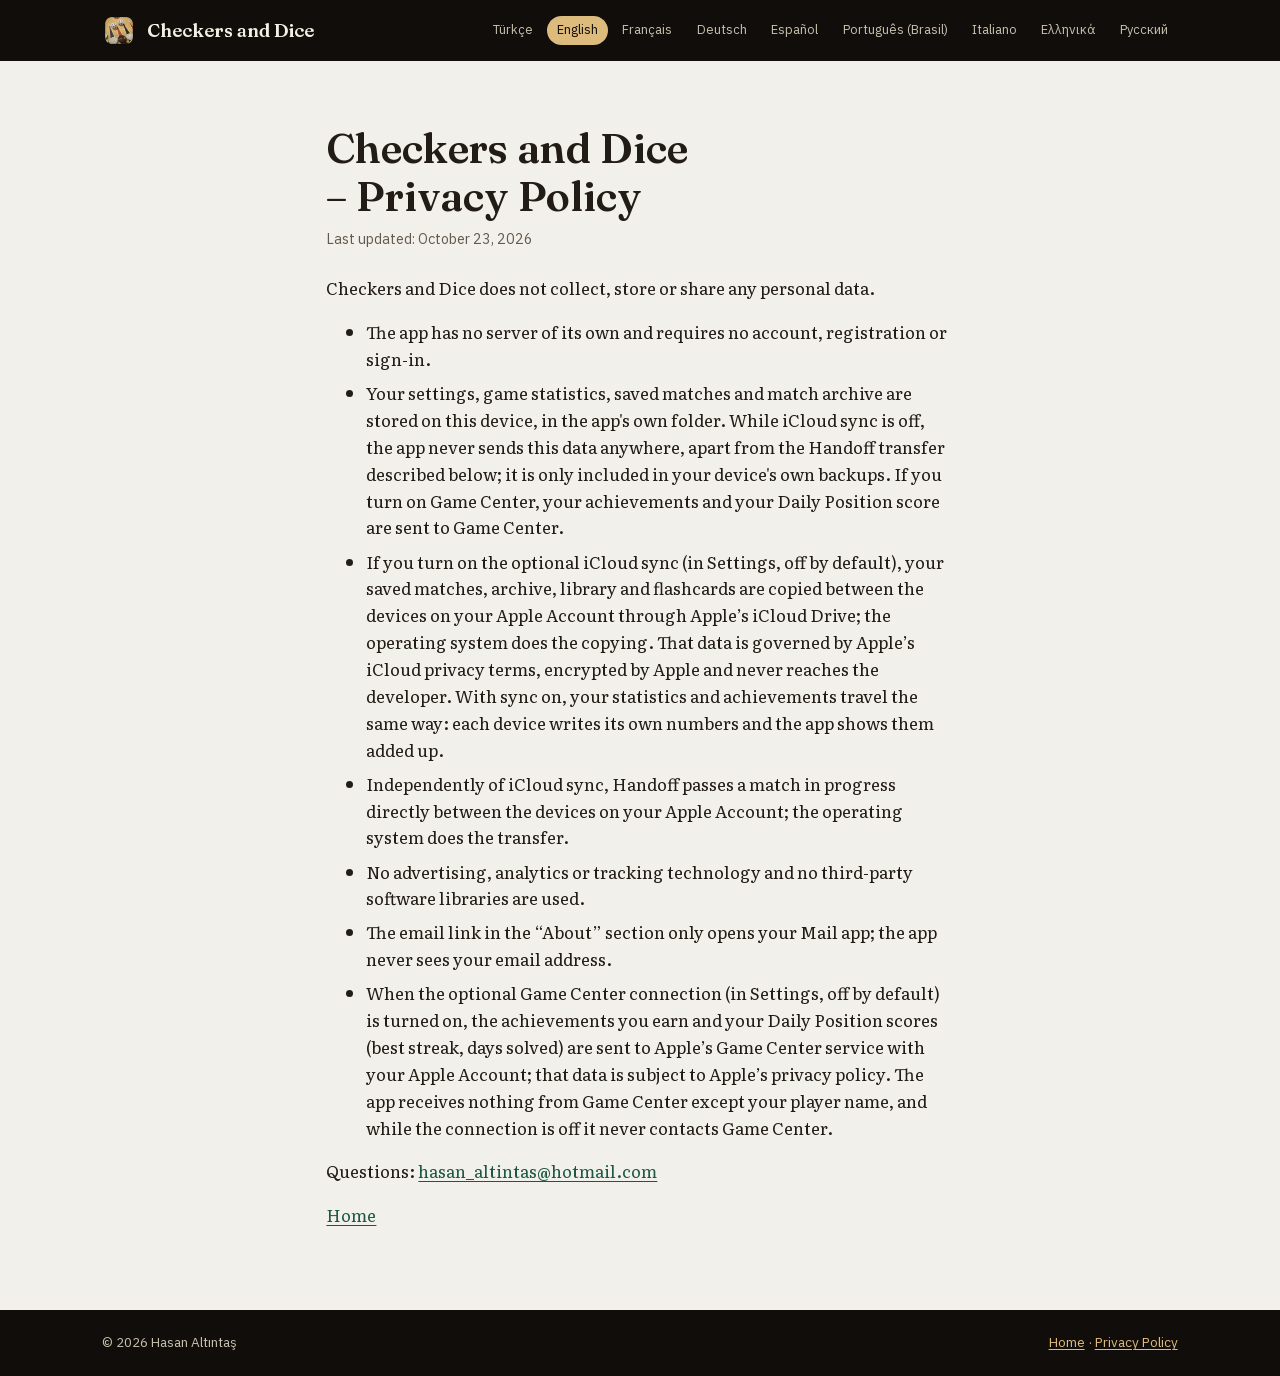
<file: privacy-policy.html>
<!doctype html>
<html lang="en">
<head>
<meta charset="utf-8">
<meta name="viewport" content="width=device-width, initial-scale=1">
<title>Checkers and Dice – Privacy Policy</title>
<meta name="description" content="Checkers and Dice: three-dimensional Turkish and international backgammon for the Mac and iPad. A strong computer opponent, nine languages.">
<meta name="theme-color" content="#100d0a">
<meta property="og:type" content="website"><meta property="og:url" content="https://hasanaltintas.github.io/pul-ve-zar/privacy-policy.html"><meta property="og:title" content="Checkers and Dice – Privacy Policy"><meta property="og:description" content="Checkers and Dice: three-dimensional Turkish and international backgammon for the Mac and iPad. A strong computer opponent, nine languages."><meta property="og:image" content="https://hasanaltintas.github.io/pul-ve-zar/gorsel/en/08.jpg"><meta name="twitter:card" content="summary_large_image">
<link rel="icon" href="simge.png"><link rel="apple-touch-icon" href="simge.png">
<link rel="alternate" hreflang="tr" href="https://hasanaltintas.github.io/pul-ve-zar/privacy-policy.html?lang=tr"><link rel="alternate" hreflang="en" href="https://hasanaltintas.github.io/pul-ve-zar/privacy-policy.html?lang=en"><link rel="alternate" hreflang="fr" href="https://hasanaltintas.github.io/pul-ve-zar/privacy-policy.html?lang=fr"><link rel="alternate" hreflang="de" href="https://hasanaltintas.github.io/pul-ve-zar/privacy-policy.html?lang=de"><link rel="alternate" hreflang="es" href="https://hasanaltintas.github.io/pul-ve-zar/privacy-policy.html?lang=es"><link rel="alternate" hreflang="pt" href="https://hasanaltintas.github.io/pul-ve-zar/privacy-policy.html?lang=pt"><link rel="alternate" hreflang="it" href="https://hasanaltintas.github.io/pul-ve-zar/privacy-policy.html?lang=it"><link rel="alternate" hreflang="el" href="https://hasanaltintas.github.io/pul-ve-zar/privacy-policy.html?lang=el"><link rel="alternate" hreflang="ru" href="https://hasanaltintas.github.io/pul-ve-zar/privacy-policy.html?lang=ru">
<link rel="stylesheet" href="fontlar/fontlar.css">
<style>
:root {
  --kagit: #f2f0ea; --kagit-2: #e8e3d7; --murekkep: #221c16; --soluk: #625a4f; --cizgi: #d3cbbd;
  --cuha: #1d5847; --pirinc: #8a6428; --gece: #100d0a; --gece-2: #1d1813; --gece-yazi: #f5efe3; --gece-soluk: #c9bfae;
  --gece-vurgu: #dcbb7c; --golge: rgba(20, 14, 8, 0.28);
  --baslik: "Fraunces", "Iowan Old Style", "Palatino", Georgia, serif;
  --govde: "Literata", "Iowan Old Style", "Palatino", Georgia, serif;
  --yardimci: "IBM Plex Sans", "Helvetica Neue", Arial, sans-serif;
  color-scheme: light;
}
@media (prefers-color-scheme: dark) {
  :root { --kagit: #15120f; --kagit-2: #201b16; --murekkep: #ece5d7; --soluk: #b4a996; --cizgi: #3c342b;
          --cuha: #7cc0a6; --pirinc: #d6b16a; --golge: rgba(0, 0, 0, 0.6); color-scheme: dark; }
}
* { box-sizing: border-box; }
html { -webkit-text-size-adjust: 100%; }
body { margin: 0; background: var(--kagit); color: var(--murekkep); font-family: var(--govde); font-size: 1.05rem;
       line-height: 1.6; font-optical-sizing: auto; min-height: 100vh; display: flex; flex-direction: column; }
main { flex: 1 0 auto; }
a { color: var(--cuha); text-underline-offset: 0.18em; text-decoration-thickness: 1px; }
a:focus-visible { outline: 2px solid var(--gece-vurgu); outline-offset: 3px; border-radius: 3px; }
img { max-width: 100%; height: auto; display: block; }
h1, h2, h3 { font-family: var(--baslik); text-wrap: balance; line-height: 1.15; margin: 0; }
html[data-dil="el"], html[data-dil="ru"] { --baslik: "Literata", "Iowan Old Style", Georgia, serif; }
.ic { max-width: 72rem; margin: 0 auto; padding-inline: max(1rem, 3vw); }

/* Dil seçimi: html[data-dil] yalnız o dilin bloklarını gösterir; betik yoksa bütün diller alt alta görünür */
html[data-dil] .dil { display: none; }
html[data-dil="tr"] .dil[lang="tr"] { display: revert; }
html[data-dil="en"] .dil[lang="en"] { display: revert; }
html[data-dil="fr"] .dil[lang="fr"] { display: revert; }
html[data-dil="de"] .dil[lang="de"] { display: revert; }
html[data-dil="es"] .dil[lang="es"] { display: revert; }
html[data-dil="pt"] .dil[lang="pt"] { display: revert; }
html[data-dil="it"] .dil[lang="it"] { display: revert; }
html[data-dil="el"] .dil[lang="el"] { display: revert; }
html[data-dil="ru"] .dil[lang="ru"] { display: revert; }

.ust { background: var(--gece); color: var(--gece-yazi); }
.ust .ic { display: flex; flex-wrap: wrap; align-items: center; justify-content: space-between; gap: 0.6rem 1.5rem;
           padding-block: 0.85rem; }
.marka { display: flex; align-items: center; gap: 0.7rem; color: inherit; text-decoration: none;
         font-family: var(--baslik); font-weight: 600; font-size: 1.15rem; }
.marka img { width: 2.1rem; height: 2.1rem; border-radius: 0.5rem; }
.diller { display: flex; flex-wrap: wrap; gap: 0.3rem; font-family: var(--yardimci); font-size: 0.8rem; }
.diller a { color: var(--gece-soluk); text-decoration: none; padding: 0.22rem 0.55rem; border-radius: 999px;
            border: 1px solid transparent; }
.diller a:hover { color: var(--gece-yazi); border-color: rgba(220, 187, 124, 0.35); }
html[data-dil="tr"] .diller a[data-dil="tr"] { color: var(--gece); background: var(--gece-vurgu); }
html[data-dil="en"] .diller a[data-dil="en"] { color: var(--gece); background: var(--gece-vurgu); }
html[data-dil="fr"] .diller a[data-dil="fr"] { color: var(--gece); background: var(--gece-vurgu); }
html[data-dil="de"] .diller a[data-dil="de"] { color: var(--gece); background: var(--gece-vurgu); }
html[data-dil="es"] .diller a[data-dil="es"] { color: var(--gece); background: var(--gece-vurgu); }
html[data-dil="pt"] .diller a[data-dil="pt"] { color: var(--gece); background: var(--gece-vurgu); }
html[data-dil="it"] .diller a[data-dil="it"] { color: var(--gece); background: var(--gece-vurgu); }
html[data-dil="el"] .diller a[data-dil="el"] { color: var(--gece); background: var(--gece-vurgu); }
html[data-dil="ru"] .diller a[data-dil="ru"] { color: var(--gece); background: var(--gece-vurgu); }

.kahraman { background: var(--gece); color: var(--gece-yazi); overflow: hidden; padding-block: clamp(2rem, 5vw, 4.5rem) clamp(2.5rem, 6vw, 5rem); }
.kahraman .ic { display: grid; grid-template-columns: minmax(0, 5fr) minmax(0, 7fr); gap: clamp(1.5rem, 4vw, 3.5rem);
                align-items: center; }
.kahraman h1 { font-size: clamp(2.4rem, 5.5vw, 4.2rem); font-weight: 650; letter-spacing: -0.01em; }
.kahraman .alt-baslik { font-family: var(--baslik); font-style: italic; color: var(--gece-vurgu);
                        font-size: clamp(1.25rem, 2.4vw, 1.7rem); margin: 0.35rem 0 1.2rem; }
.kahraman .giris { color: var(--gece-soluk); margin: 0; max-width: 34rem; }
.kahraman .ic > img { border-radius: 0.7rem; box-shadow: 0 1.5rem 3.5rem -1rem rgba(0, 0, 0, 0.7); }
.gecis { margin-top: 1.6rem; display: flex; flex-wrap: wrap; gap: 0.6rem; font-family: var(--yardimci); font-size: 0.9rem; }
/* App Store rozetleri kendi satırında, düğmelerin üstünde; Apple'ın rozetleri olduğu gibi: 40 px yükseklik,
   yuvarlatma ve gölge yok, aralarında ve çevrelerinde en az çeyrek yükseklik boşluk */
.magaza { margin: 1.6rem 0 0; display: flex; flex-wrap: wrap; gap: 0.75rem; }
.magaza + .gecis { margin-top: 0.9rem; }
.rozet { display: inline-block; }
.rozet img { display: block; height: 40px; width: auto; border-radius: 0; box-shadow: none; }
.dugme { display: inline-block; padding: 0.55rem 1rem; border-radius: 0.5rem; text-decoration: none; font-weight: 500; }
.dugme.dolu { background: var(--gece-vurgu); color: var(--gece); }
.dugme.cizgili { border: 1px solid rgba(220, 187, 124, 0.45); color: var(--gece-yazi); }

section.bolum { padding-block: clamp(2.5rem, 5vw, 4rem); }
section.bolum + section.bolum { border-top: 1px solid var(--cizgi); }
.bolum h2 { font-size: clamp(1.6rem, 3vw, 2.2rem); font-weight: 600; margin-bottom: 1.1rem; }
.bolum .onsoz { max-width: 44rem; color: var(--soluk); margin: 0 0 1.8rem; }

.galeri { display: grid; grid-template-columns: repeat(3, minmax(0, 1fr)); gap: 1.2rem; margin: 0; }
.galeri figure { margin: 0; }
.galeri img { border-radius: 0.5rem; box-shadow: 0 0.8rem 1.8rem -1rem var(--golge); }
.galeri figcaption { font-family: var(--yardimci); font-size: 0.85rem; color: var(--soluk); margin-top: 0.55rem; }

/* Simgeler: CSS maskesi (Safari için -webkit- ile), rengi currentColor */
.ikon { display: inline-block; width: 1.5rem; height: 1.5rem; flex: none; background-color: currentColor;
        -webkit-mask: var(--ikon) center / contain no-repeat; mask: var(--ikon) center / contain no-repeat; }

/* Öne çıkanlar: altı kart, ikişerli üç satır (oyun, gelişme, görsellik ve ses), simgeli */
.kartlar { display: grid; grid-template-columns: repeat(2, minmax(0, 1fr)); gap: 1.2rem; }
.kart { background: var(--kagit-2); border-radius: 0.7rem; padding: 1.5rem 1.6rem 1.4rem; }
.kart .ikon { width: 2.1rem; height: 2.1rem; color: var(--cuha); margin-bottom: 0.9rem; }
.kart h3 { font-size: 1.3rem; font-weight: 600; margin-bottom: 0.45rem; }
.kart p { margin: 0; }

/* Özellikler: mağaza açıklamasının sekiz grubu, dergi düzeninde sütunlar */
.ozellikler .onsoz { margin-bottom: 2.2rem; }
/* İki sütun: okuma için uygun satır uzunluğu (~70 harf); gruplar bölünmez, en büyük grup (analiz) iki sütunu dengeler */
.gruplar { columns: 2 22rem; column-gap: clamp(2.2rem, 5vw, 4rem); }
/* Boşluk dolgu olarak: sütun kırılmasında kenar payı bir sonraki sütunun tepesine taşınmasın (WebKit) */
.grup { break-inside: avoid; margin: 0; padding-bottom: 2.2rem; }
.grup h3 { display: flex; align-items: center; gap: 0.6rem; font-family: var(--yardimci); font-size: 0.8rem;
           font-weight: 600; letter-spacing: 0.09em; line-height: 1.35; color: var(--pirinc); margin: 0 0 0.85rem;
           padding-bottom: 0.65rem; border-bottom: 1px solid var(--cizgi); }
.grup h3 .ikon { width: 1.35rem; height: 1.35rem; color: var(--cuha); }
.grup ul { list-style: none; margin: 0; padding: 0; }
.grup li { position: relative; padding-left: 1.2rem; margin: 0 0 0.6rem; font-size: 0.98rem; line-height: 1.55; }
/* Madde işareti küçük bir pul: dolu daire ve ince halka */
.grup li::before { content: ""; position: absolute; left: 0.1rem; top: 0.55em; width: 0.5rem; height: 0.5rem;
                   border-radius: 50%; background: var(--cuha); box-shadow: 0 0 0 2px var(--kagit), 0 0 0 3px var(--cizgi); }
.grup li strong { font-weight: 600; }
.grup p { margin: 0; font-size: 0.98rem; line-height: 1.55; }

/* Kitap: o dilin kitabı (baskı kapağının küçük eşi) ve öbür dillere bir satır */
.kitap-vitrin { display: grid; grid-template-columns: minmax(0, 15rem) minmax(0, 1fr); gap: clamp(1.8rem, 5vw, 4rem);
                align-items: center; }
.kapak { display: block; position: relative; aspect-ratio: 17 / 24; overflow: hidden; border-radius: 0.2rem 0.45rem 0.45rem 0.2rem;
         background: #0f0c09; color: #f5efe3; text-decoration: none; transform: rotate(-1.2deg);
         box-shadow: 0 1.6rem 2.8rem -1.2rem rgba(20, 14, 8, 0.55), 0 0.2rem 0.5rem rgba(20, 14, 8, 0.18); }
.kapak img { position: absolute; left: 0; right: 0; bottom: 0; width: 100%; height: 63%; object-fit: cover; }
/* Kapağın üst yarısı görüntüye yumuşakça iner (baskıdaki gibi); sol kenarda cilt gölgesi */
.kapak::before { content: ""; position: absolute; left: 0; right: 0; top: 36.5%; height: 15%; z-index: 1;
                 background: linear-gradient(180deg, #0f0c09 0%, rgba(14, 10, 7, 0.5) 50%, rgba(14, 10, 7, 0) 100%); }
.kapak::after { content: ""; position: absolute; inset: 0 auto 0 0; width: 7%; z-index: 2;
                background: linear-gradient(90deg, rgba(0, 0, 0, 0.35), rgba(255, 255, 255, 0.06) 55%, rgba(0, 0, 0, 0)); }
.kapak-yazi { position: absolute; left: 0; right: 0; top: 0; z-index: 3; padding: 13% 11% 0 13%; display: block; }
.kapak-ad { display: block; font-family: var(--baslik); font-weight: 650; font-size: 1.62rem; line-height: 0.98;
            letter-spacing: -0.01em; text-wrap: balance; }
.kapak-alt { display: block; font-family: var(--baslik); font-style: italic; font-size: 1rem; color: #dcbb7c;
             margin-top: 0.35rem; }
.kapak-yazar { display: block; font-family: var(--yardimci); font-size: 0.5rem; font-weight: 500; letter-spacing: 0.2em;
               text-transform: uppercase; color: #dcbb7c; margin-top: 0.9rem; }
.kitap-metin h2 { margin-bottom: 0.9rem; }
.kitap-metin .onsoz { margin-bottom: 1.5rem; }
.k-dugmeler { display: flex; flex-wrap: wrap; gap: 0.6rem; margin: 0; font-family: var(--yardimci); font-size: 0.92rem; }
.dugme.birincil { background: var(--cuha); color: var(--kagit); }
.dugme.ikincil { border: 1px solid var(--cizgi); color: var(--murekkep); }
.dugme.ikincil:hover { border-color: var(--soluk); }
.k-bilgi { font-family: var(--yardimci); font-size: 0.85rem; color: var(--soluk); margin: 0.8rem 0 0; }
.k-diger { font-family: var(--yardimci); font-size: 0.85rem; color: var(--soluk); margin: 1.6rem 0 0; padding-top: 1rem;
           border-top: 1px solid var(--cizgi); line-height: 1.9; }
.k-diger a { white-space: nowrap; }

.iki { display: grid; grid-template-columns: repeat(2, minmax(0, 1fr)); gap: 2rem 3rem; }
.iki h2 { font-size: 1.5rem; }
.iki ul { margin: 0; padding-left: 1.2rem; }

.alt { background: var(--gece); color: var(--gece-soluk); font-family: var(--yardimci); font-size: 0.85rem; }
.alt .ic { display: flex; flex-wrap: wrap; justify-content: space-between; gap: 0.5rem 2rem; padding-block: 1.4rem; }
.alt a { color: var(--gece-vurgu); }

.gizlilik { max-width: 44rem; padding-block: clamp(2.5rem, 5vw, 4rem); }
.gizlilik h1 { font-size: clamp(1.9rem, 4vw, 2.6rem); font-weight: 600; margin-bottom: 0.4rem; }
.gizlilik .tarih { font-family: var(--yardimci); font-size: 0.9rem; color: var(--soluk); margin: 0 0 1.6rem; }
.gizlilik li { margin: 0.45rem 0; }

@media (max-width: 52rem) {
  .kahraman .ic, .iki { grid-template-columns: minmax(0, 1fr); }
  .galeri { grid-template-columns: minmax(0, 1fr); }
  .kartlar { grid-template-columns: minmax(0, 1fr); }
  .kitap-vitrin { grid-template-columns: minmax(0, 1fr); justify-items: start; }
  .kapak { width: min(13rem, 62vw); }
}
@media (prefers-color-scheme: dark) {
  .kapak { box-shadow: 0 1.6rem 2.8rem -1.2rem rgba(0, 0, 0, 0.8), 0 0 0 1px rgba(245, 239, 227, 0.08); }
}
.ikon-kurallar { --ikon: url("data:image/svg+xml,%3Csvg%20xmlns%3D%22http%3A//www.w3.org/2000/svg%22%20viewBox%3D%220%200%2024%2024%22%20fill%3D%22none%22%20stroke%3D%22%23000%22%20stroke-width%3D%221.6%22%20stroke-linecap%3D%22round%22%20stroke-linejoin%3D%22round%22%3E%3Crect%20x%3D%223%22%20y%3D%224%22%20width%3D%2218%22%20height%3D%2216%22%20rx%3D%222%22/%3E%3Cpath%20d%3D%22M6%204l1.6%206.5L9.2%204M14.8%204l1.6%206.5L18%204M6%2020l1.6-6.5L9.2%2020M14.8%2020l1.6-6.5L18%2020M12%204v16%22/%3E%3C/svg%3E"); }
.ikon-zar { --ikon: url("data:image/svg+xml,%3Csvg%20xmlns%3D%22http%3A//www.w3.org/2000/svg%22%20viewBox%3D%220%200%2024%2024%22%20fill%3D%22none%22%20stroke%3D%22%23000%22%20stroke-width%3D%221.6%22%20stroke-linecap%3D%22round%22%20stroke-linejoin%3D%22round%22%3E%3Crect%20x%3D%223.5%22%20y%3D%223.5%22%20width%3D%2217%22%20height%3D%2217%22%20rx%3D%223.5%22/%3E%3Ccircle%20cx%3D%228.3%22%20cy%3D%228.3%22%20r%3D%221.25%22%20fill%3D%22%23000%22%20stroke%3D%22none%22/%3E%3Ccircle%20cx%3D%2212%22%20cy%3D%2212%22%20r%3D%221.25%22%20fill%3D%22%23000%22%20stroke%3D%22none%22/%3E%3Ccircle%20cx%3D%2215.7%22%20cy%3D%2215.7%22%20r%3D%221.25%22%20fill%3D%22%23000%22%20stroke%3D%22none%22/%3E%3C/svg%3E"); }
.ikon-rakip { --ikon: url("data:image/svg+xml,%3Csvg%20xmlns%3D%22http%3A//www.w3.org/2000/svg%22%20viewBox%3D%220%200%2024%2024%22%20fill%3D%22none%22%20stroke%3D%22%23000%22%20stroke-width%3D%221.6%22%20stroke-linecap%3D%22round%22%20stroke-linejoin%3D%22round%22%3E%3Ccircle%20cx%3D%225%22%20cy%3D%227%22%20r%3D%221.7%22/%3E%3Ccircle%20cx%3D%225%22%20cy%3D%2217%22%20r%3D%221.7%22/%3E%3Ccircle%20cx%3D%2212%22%20cy%3D%224.5%22%20r%3D%221.7%22/%3E%3Ccircle%20cx%3D%2212%22%20cy%3D%2212%22%20r%3D%221.7%22/%3E%3Ccircle%20cx%3D%2212%22%20cy%3D%2219.5%22%20r%3D%221.7%22/%3E%3Ccircle%20cx%3D%2219%22%20cy%3D%2212%22%20r%3D%221.7%22/%3E%3Cpath%20d%3D%22M6.6%206.2l3.8-1.2M6.5%208l4%203M6.5%2016l4-3M6.6%2017.8l3.8%201.2M13.7%2012h3.6M13.3%205.8l4.4%205M13.3%2018.2l4.4-5%22/%3E%3C/svg%3E"); }
.ikon-analiz { --ikon: url("data:image/svg+xml,%3Csvg%20xmlns%3D%22http%3A//www.w3.org/2000/svg%22%20viewBox%3D%220%200%2024%2024%22%20fill%3D%22none%22%20stroke%3D%22%23000%22%20stroke-width%3D%221.6%22%20stroke-linecap%3D%22round%22%20stroke-linejoin%3D%22round%22%3E%3Cpath%20d%3D%22M4%203.5v16.5h16.5%22/%3E%3Cpath%20d%3D%22M7.5%2015.5l3.5-4.5%203%202.5%205-7%22/%3E%3Ccircle%20cx%3D%2219%22%20cy%3D%226.5%22%20r%3D%220.9%22%20fill%3D%22%23000%22%20stroke%3D%22none%22/%3E%3C/svg%3E"); }
.ikon-calisma { --ikon: url("data:image/svg+xml,%3Csvg%20xmlns%3D%22http%3A//www.w3.org/2000/svg%22%20viewBox%3D%220%200%2024%2024%22%20fill%3D%22none%22%20stroke%3D%22%23000%22%20stroke-width%3D%221.6%22%20stroke-linecap%3D%22round%22%20stroke-linejoin%3D%22round%22%3E%3Cpath%20d%3D%22M7.5%206.5V5a2%202%200%200%201%202-2h9a2%202%200%200%201%202%202v10a2%202%200%200%201-2%202H17%22/%3E%3Crect%20x%3D%224%22%20y%3D%226.5%22%20width%3D%2213%22%20height%3D%2214%22%20rx%3D%222%22/%3E%3Cpath%20d%3D%22M8.4%2011.4a2.1%202.1%200%201%201%203.3%201.7c-.8.5-1.2%201-1.2%201.8v.4%22/%3E%3Ccircle%20cx%3D%2210.5%22%20cy%3D%2217.4%22%20r%3D%220.95%22%20fill%3D%22%23000%22%20stroke%3D%22none%22/%3E%3C/svg%3E"); }
.ikon-gorsel { --ikon: url("data:image/svg+xml,%3Csvg%20xmlns%3D%22http%3A//www.w3.org/2000/svg%22%20viewBox%3D%220%200%2024%2024%22%20fill%3D%22none%22%20stroke%3D%22%23000%22%20stroke-width%3D%221.6%22%20stroke-linecap%3D%22round%22%20stroke-linejoin%3D%22round%22%3E%3Cpath%20d%3D%22M12%202.5v4.5%22/%3E%3Cpath%20d%3D%22M5.5%2014a6.5%206.5%200%200%201%2013%200z%22/%3E%3Cpath%20d%3D%22M10%2017.2a2%202%200%200%200%204%200%22/%3E%3Cpath%20d%3D%22M4%2020.5h16%22/%3E%3C/svg%3E"); }
.ikon-ses { --ikon: url("data:image/svg+xml,%3Csvg%20xmlns%3D%22http%3A//www.w3.org/2000/svg%22%20viewBox%3D%220%200%2024%2024%22%20fill%3D%22none%22%20stroke%3D%22%23000%22%20stroke-width%3D%221.6%22%20stroke-linecap%3D%22round%22%20stroke-linejoin%3D%22round%22%3E%3Cpath%20d%3D%22M9%2017.5V6l10-2.5v11.5%22/%3E%3Ccircle%20cx%3D%226.8%22%20cy%3D%2217.5%22%20r%3D%222.3%22/%3E%3Ccircle%20cx%3D%2216.8%22%20cy%3D%2215%22%20r%3D%222.3%22/%3E%3C/svg%3E"); }
.ikon-oynanis { --ikon: url("data:image/svg+xml,%3Csvg%20xmlns%3D%22http%3A//www.w3.org/2000/svg%22%20viewBox%3D%220%200%2024%2024%22%20fill%3D%22none%22%20stroke%3D%22%23000%22%20stroke-width%3D%221.6%22%20stroke-linecap%3D%22round%22%20stroke-linejoin%3D%22round%22%3E%3Cpath%20d%3D%22M7%203.5v12.2l3.2-2.9%202.3%205.2%202.2-1-2.3-5.1%204.3-.3z%22/%3E%3C/svg%3E"); }
.ikon-dil { --ikon: url("data:image/svg+xml,%3Csvg%20xmlns%3D%22http%3A//www.w3.org/2000/svg%22%20viewBox%3D%220%200%2024%2024%22%20fill%3D%22none%22%20stroke%3D%22%23000%22%20stroke-width%3D%221.6%22%20stroke-linecap%3D%22round%22%20stroke-linejoin%3D%22round%22%3E%3Ccircle%20cx%3D%2212%22%20cy%3D%2212%22%20r%3D%228.5%22/%3E%3Cpath%20d%3D%22M3.5%2012h17M12%203.5c2.4%202.4%203.6%205.3%203.6%208.5s-1.2%206.1-3.6%208.5M12%203.5C9.6%205.9%208.4%208.8%208.4%2012s1.2%206.1%203.6%208.5%22/%3E%3C/svg%3E"); }
.ikon-gizlilik { --ikon: url("data:image/svg+xml,%3Csvg%20xmlns%3D%22http%3A//www.w3.org/2000/svg%22%20viewBox%3D%220%200%2024%2024%22%20fill%3D%22none%22%20stroke%3D%22%23000%22%20stroke-width%3D%221.6%22%20stroke-linecap%3D%22round%22%20stroke-linejoin%3D%22round%22%3E%3Cpath%20d%3D%22M12%203l7%202.8v5.4c0%204.4-2.9%208-7%209.8-4.1-1.8-7-5.4-7-9.8V5.8z%22/%3E%3Cpath%20d%3D%22M9%2012.2l2.2%202.2%204-4.2%22/%3E%3C/svg%3E"); }</style>
<script>(function () {
  var D = ["tr", "en", "fr", "de", "es", "pt", "it", "el", "ru"], d = null;
  try { var q = String(new URLSearchParams(location.search).get("lang")).slice(0, 2).toLowerCase(); if (D.indexOf(q) >= 0) d = q; } catch (e) {}
  if (!d) { try { var s = localStorage.getItem("pulzar-dil"); if (D.indexOf(s) >= 0) d = s; } catch (e) {} }
  if (!d) { var l = navigator.languages || [navigator.language || ""];
            for (var i = 0; i < l.length && !d; i++) { var k = String(l[i]).slice(0, 2).toLowerCase(); if (D.indexOf(k) >= 0) d = k; } }
  d = d || "en";
  document.documentElement.setAttribute("data-dil", d);
  document.documentElement.lang = d;
})();</script>
</head>
<body>
<header class="ust"><div class="ic"><a class="marka" href="./"><img src="simge.png" alt="" width="36" height="36"><span class="dil" lang="tr">Pul ve Zar</span><span class="dil" lang="en">Checkers and Dice</span><span class="dil" lang="fr">Pions et Dés</span><span class="dil" lang="de">Steine und Würfel</span><span class="dil" lang="es">Fichas y Dados</span><span class="dil" lang="pt">Peças e Dados</span><span class="dil" lang="it">Pedine e Dadi</span><span class="dil" lang="el">Πούλια και Ζάρια</span><span class="dil" lang="ru">Шашки и Кости</span></a><nav class="diller" aria-label="Language"><a href="?lang=tr" hreflang="tr" lang="tr" data-dil="tr">Türkçe</a><a href="?lang=en" hreflang="en" lang="en" data-dil="en">English</a><a href="?lang=fr" hreflang="fr" lang="fr" data-dil="fr">Français</a><a href="?lang=de" hreflang="de" lang="de" data-dil="de">Deutsch</a><a href="?lang=es" hreflang="es" lang="es" data-dil="es">Español</a><a href="?lang=pt" hreflang="pt" lang="pt" data-dil="pt">Português (Brasil)</a><a href="?lang=it" hreflang="it" lang="it" data-dil="it">Italiano</a><a href="?lang=el" hreflang="el" lang="el" data-dil="el">Ελληνικά</a><a href="?lang=ru" hreflang="ru" lang="ru" data-dil="ru">Русский</a></nav></div></header>
<main>
<div class="dil" lang="tr"><article class="ic gizlilik"><h1>Pul ve Zar – Gizlilik Politikası</h1><p class="tarih">Son güncelleme: 23 Ekim 2026</p><p>Pul ve Zar hiçbir kişisel veri toplamaz, saklamaz ya da üçüncü taraflarla paylaşmaz.</p><ul><li>Uygulamanın kendi sunucusu yoktur; hesap, kayıt ya da oturum açma gerektirmez.</li><li>Ayarlarınız, oyun istatistikleriniz, kayıtlı maçlarınız ve maç arşiviniz bu cihazda, uygulamanın kendi klasöründe saklanır. iCloud eşitlemesi kapalıyken uygulama bu verileri, aşağıda anlatılan Handoff aktarımı dışında, hiçbir yere göndermez; yalnızca cihazınızın kendi yedeklerine girerler. Game Center'ı açarsanız başarımlarınız ve günün konumu puanınız Game Center'a gönderilir.</li><li>İsteğe bağlı iCloud eşitlemesi (Ayarlar'da, öntanımlı kapalı) açıldığında kayıtlı maçlarınız, arşiviniz, kütüphaneniz ve kartlarınız Apple'ın iCloud Drive hizmeti üzerinden aynı Apple hesabındaki cihazlarınız arasında kopyalanır; kopyalamayı işletim sistemi yapar. Bu veriler Apple'ın iCloud gizlilik koşullarına tabidir, Apple tarafından şifrelenir ve geliştiriciye ulaşmaz. Eşitleme açıkken istatistikleriniz ve başarımlarınız da aynı yoldan taşınır: her cihaz kendi sayılarını yazar, uygulama hepsini toplayarak gösterir.</li><li>iCloud eşitlemesinden bağımsız olarak, Handoff ile süren bir maç aynı Apple hesabındaki cihazlarınız arasında doğrudan aktarılır; aktarımı işletim sistemi yapar.</li><li>Reklam, analitik ya da izleme (takip) teknolojisi ve üçüncü taraf yazılım kitaplığı kullanılmaz.</li><li>“Hakkında” bölümündeki e-posta bağlantısı yalnızca sizin Mail uygulamanızı açar; uygulama e-posta adresinizi görmez.</li><li>İsteğe bağlı Game Center bağlantısı (Ayarlar'da, öntanımlı kapalı) açıldığında kazandığınız başarımlar ve günün konumu puanlarınız (en iyi seri, çözülen gün sayısı) Apple hesabınızla Apple'ın Game Center hizmetine gönderilir; bu veriler Apple'ın gizlilik politikasına tabidir. Uygulama Game Center'dan oyuncu adınız dışında bilgi almaz; bağlantı kapalıyken Game Center'a hiç bağlanmaz.</li></ul><p>Sorularınız için: <a href="mailto:hasan_altintas@hotmail.com">hasan_altintas@hotmail.com</a></p><p><a href="./?lang=tr">Ana sayfa</a></p></article></div>
<div class="dil" lang="en"><article class="ic gizlilik"><h1>Checkers and Dice – Privacy Policy</h1><p class="tarih">Last updated: October 23, 2026</p><p>Checkers and Dice does not collect, store or share any personal data.</p><ul><li>The app has no server of its own and requires no account, registration or sign-in.</li><li>Your settings, game statistics, saved matches and match archive are stored on this device, in the app's own folder. While iCloud sync is off, the app never sends this data anywhere, apart from the Handoff transfer described below; it is only included in your device's own backups. If you turn on Game Center, your achievements and your Daily Position score are sent to Game Center.</li><li>If you turn on the optional iCloud sync (in Settings, off by default), your saved matches, archive, library and flashcards are copied between the devices on your Apple Account through Apple’s iCloud Drive; the operating system does the copying. That data is governed by Apple’s iCloud privacy terms, encrypted by Apple and never reaches the developer. With sync on, your statistics and achievements travel the same way: each device writes its own numbers and the app shows them added up.</li><li>Independently of iCloud sync, Handoff passes a match in progress directly between the devices on your Apple Account; the operating system does the transfer.</li><li>No advertising, analytics or tracking technology and no third-party software libraries are used.</li><li>The email link in the “About” section only opens your Mail app; the app never sees your email address.</li><li>When the optional Game Center connection (in Settings, off by default) is turned on, the achievements you earn and your Daily Position scores (best streak, days solved) are sent to Apple’s Game Center service with your Apple Account; that data is subject to Apple’s privacy policy. The app receives nothing from Game Center except your player name, and while the connection is off it never contacts Game Center.</li></ul><p>Questions: <a href="mailto:hasan_altintas@hotmail.com">hasan_altintas@hotmail.com</a></p><p><a href="./?lang=en">Home</a></p></article></div>
<div class="dil" lang="fr"><article class="ic gizlilik"><h1>Pions et Dés – Politique de confidentialité</h1><p class="tarih">Dernière mise à jour : 23 octobre 2026</p><p>Pions et Dés ne collecte, ne stocke et ne partage aucune donnée personnelle.</p><ul><li>L’app n’a pas de serveur propre et ne demande ni compte, ni inscription, ni connexion.</li><li>Vos réglages, vos statistiques de jeu, vos matchs enregistrés et leurs archives sont stockés sur cet appareil, dans le dossier propre à l’app. Tant que la synchronisation iCloud est désactivée, l’app n’envoie ces données nulle part, hormis le transfert Handoff décrit plus bas ; elles figurent seulement dans les sauvegardes de votre appareil. Si vous activez Game Center, vos succès et votre score de la Position du jour sont envoyés à Game Center.</li><li>Si vous activez la synchronisation iCloud facultative (dans les Réglages, désactivée par défaut), vos matchs enregistrés, votre archive, votre bibliothèque et vos cartes sont copiés entre les appareils de votre compte Apple via iCloud Drive d’Apple ; c’est le système qui effectue la copie. Ces données relèvent des conditions de confidentialité iCloud d’Apple, sont chiffrées par Apple et ne parviennent jamais au développeur. Synchronisation activée, vos statistiques et vos succès suivent le même chemin : chaque appareil écrit ses propres chiffres et l’app les affiche additionnés.</li><li>Indépendamment de la synchronisation iCloud, avec Handoff, un match en cours passe directement d’un appareil de votre compte Apple à l’autre ; c’est le système qui effectue le transfert.</li><li>Aucune technologie de publicité, d’analyse ou de suivi n’est utilisée, ni aucune bibliothèque logicielle tierce.</li><li>Le lien e-mail de la section « À propos » ouvre seulement votre app Mail ; l’app ne voit jamais votre adresse e-mail.</li><li>Lorsque la connexion facultative à Game Center (dans les Réglages, désactivée par défaut) est activée, vos succès et vos scores de la Position du jour (meilleure série, jours résolus) sont envoyés au service Game Center d’Apple avec votre compte Apple ; ces données relèvent de la politique de confidentialité d’Apple. L’app ne reçoit de Game Center que votre nom de joueur, et tant que la connexion est désactivée, elle ne contacte jamais Game Center.</li></ul><p>Questions : <a href="mailto:hasan_altintas@hotmail.com">hasan_altintas@hotmail.com</a></p><p><a href="./?lang=fr">Accueil</a></p></article></div>
<div class="dil" lang="de"><article class="ic gizlilik"><h1>Steine und Würfel – Datenschutzerklärung</h1><p class="tarih">Zuletzt aktualisiert: 23. Oktober 2026</p><p>Steine und Würfel erhebt, speichert und teilt keinerlei personenbezogene Daten.</p><ul><li>Die App hat keinen eigenen Server und benötigt weder Konto noch Registrierung oder Anmeldung.</li><li>Deine Einstellungen, Spielstatistiken, gespeicherten Matches und das Match-Archiv liegen auf diesem Gerät, im eigenen Ordner der App. Solange die iCloud-Synchronisierung aus ist, sendet die App diese Daten nirgendwohin, abgesehen von der unten beschriebenen Übergabe per Handoff; sie sind nur in den Backups deines Geräts enthalten. Wenn du Game Center einschaltest, werden deine Erfolge und deine Punkte der Stellung des Tages an Game Center gesendet.</li><li>Wenn du die optionale iCloud-Synchronisierung einschaltest (in den Einstellungen, standardmäßig aus), werden deine gespeicherten Matches, dein Archiv, deine Bibliothek und deine Karten über Apples iCloud Drive zwischen den Geräten deines Apple-Kontos kopiert; das Kopieren übernimmt das Betriebssystem. Diese Daten unterliegen Apples iCloud-Datenschutzbedingungen, werden von Apple verschlüsselt und erreichen den Entwickler nie. Bei eingeschalteter Synchronisierung gehen auch deine Statistiken und Erfolge denselben Weg: Jedes Gerät schreibt seine eigenen Zahlen, die App zeigt sie zusammengezählt.</li><li>Unabhängig von der iCloud-Synchronisierung wird ein laufendes Match mit Handoff direkt zwischen den Geräten deines Apple-Kontos übergeben; die Übergabe übernimmt das Betriebssystem.</li><li>Es werden keine Werbe-, Analyse- oder Tracking-Technologien und keine Softwarebibliotheken von Drittanbietern verwendet.</li><li>Der E-Mail-Link im Bereich „Über“ öffnet nur deine Mail-App; die App sieht deine E-Mail-Adresse nie.</li><li>Wenn die optionale Game-Center-Verbindung (in den Einstellungen, standardmäßig aus) eingeschaltet wird, werden deine Erfolge und deine Punkte der Stellung des Tages (beste Serie, gelöste Tage) mit deinem Apple-Konto an Apples Game-Center-Dienst gesendet; für diese Daten gilt die Datenschutzrichtlinie von Apple. Die App erhält von Game Center nichts außer deinem Spielernamen, und solange die Verbindung aus ist, kontaktiert sie Game Center nie.</li></ul><p>Fragen: <a href="mailto:hasan_altintas@hotmail.com">hasan_altintas@hotmail.com</a></p><p><a href="./?lang=de">Startseite</a></p></article></div>
<div class="dil" lang="es"><article class="ic gizlilik"><h1>Fichas y Dados – Política de privacidad</h1><p class="tarih">Última actualización: 23 de octubre de 2026</p><p>Fichas y Dados no recopila, almacena ni comparte ningún dato personal.</p><ul><li>La app no tiene servidor propio y no requiere cuenta, registro ni inicio de sesión.</li><li>Tus ajustes, tus estadísticas de juego, tus partidas guardadas y el archivo de partidas se almacenan en este dispositivo, en la carpeta propia de la app. Con la sincronización con iCloud desactivada, la app no envía estos datos a ningún sitio, salvo el traspaso por Handoff que se describe más abajo; solo se incluyen en las copias de seguridad de tu dispositivo. Si activas Game Center, tus logros y tu puntuación de la Posición del día se envían a Game Center.</li><li>Si activas la sincronización opcional con iCloud (en Ajustes, desactivada por defecto), tus partidas guardadas, tu archivo, tu biblioteca y tus tarjetas se copian entre los dispositivos de tu cuenta de Apple a través de iCloud Drive de Apple; la copia la hace el sistema operativo. Esos datos se rigen por las condiciones de privacidad de iCloud de Apple, Apple los cifra y nunca llegan al desarrollador. Con la sincronización activada, tus estadísticas y logros viajan por el mismo camino: cada dispositivo escribe sus propias cifras y la app las muestra sumadas.</li><li>Independientemente de la sincronización con iCloud, con Handoff una partida en curso pasa directamente entre los dispositivos de tu cuenta de Apple; el traspaso lo hace el sistema operativo.</li><li>No se usan tecnologías de publicidad, análisis ni seguimiento, ni bibliotecas de software de terceros.</li><li>El enlace de correo de la sección «Acerca de» solo abre tu app Mail; la app nunca ve tu dirección de correo.</li><li>Cuando se activa la conexión opcional con Game Center (en Ajustes, desactivada por defecto), tus logros y tus puntuaciones de la Posición del día (mejor racha, días resueltos) se envían al servicio Game Center de Apple con tu cuenta de Apple; esos datos se rigen por la política de privacidad de Apple. La app no recibe de Game Center nada más que tu nombre de jugador y, mientras la conexión está desactivada, nunca contacta con Game Center.</li></ul><p>Preguntas: <a href="mailto:hasan_altintas@hotmail.com">hasan_altintas@hotmail.com</a></p><p><a href="./?lang=es">Inicio</a></p></article></div>
<div class="dil" lang="pt"><article class="ic gizlilik"><h1>Peças e Dados – Política de Privacidade</h1><p class="tarih">Última atualização: 23 de outubro de 2026</p><p>Peças e Dados não coleta, armazena nem compartilha nenhum dado pessoal.</p><ul><li>O app não tem servidor próprio e não exige conta, cadastro nem login.</li><li>Seus ajustes, suas estatísticas de jogo, suas partidas salvas e o arquivo de partidas ficam guardados neste dispositivo, na pasta do próprio app. Com a sincronização com o iCloud desligada, o app não envia esses dados para lugar nenhum, exceto a transferência por Handoff descrita abaixo; eles só entram nos backups do seu dispositivo. Se você ativar o Game Center, suas conquistas e sua pontuação da Posição do dia são enviadas ao Game Center.</li><li>Se você ativar a sincronização opcional com o iCloud (em Ajustes, desligada por padrão), suas partidas salvas, seu arquivo, sua biblioteca e seus cartões são copiados entre os dispositivos da sua Conta Apple pelo iCloud Drive da Apple; a cópia é feita pelo sistema operacional. Esses dados seguem as condições de privacidade do iCloud da Apple, são criptografados pela Apple e nunca chegam ao desenvolvedor. Com a sincronização ligada, suas estatísticas e conquistas seguem o mesmo caminho: cada dispositivo escreve seus próprios números e o app os mostra somados.</li><li>Independentemente da sincronização com o iCloud, com o Handoff uma partida em andamento passa diretamente entre os dispositivos da sua Conta Apple; a transferência é feita pelo sistema operacional.</li><li>Não são usadas tecnologias de publicidade, análise ou rastreamento, nem bibliotecas de software de terceiros.</li><li>O link de e-mail na seção “Sobre” apenas abre o seu app Mail; o app nunca vê o seu endereço de e-mail.</li><li>Quando a conexão opcional com o Game Center (nos Ajustes, desligada por padrão) é ativada, suas conquistas e suas pontuações da Posição do dia (melhor sequência, dias resolvidos) são enviadas ao serviço Game Center da Apple com a sua Conta Apple; esses dados estão sujeitos à política de privacidade da Apple. O app não recebe do Game Center nada além do seu nome de jogador e, enquanto a conexão está desligada, nunca contata o Game Center.</li></ul><p>Dúvidas: <a href="mailto:hasan_altintas@hotmail.com">hasan_altintas@hotmail.com</a></p><p><a href="./?lang=pt">Início</a></p></article></div>
<div class="dil" lang="it"><article class="ic gizlilik"><h1>Pedine e Dadi – Informativa sulla privacy</h1><p class="tarih">Ultimo aggiornamento: 23 ottobre 2026</p><p>Pedine e Dadi non raccoglie, conserva né condivide alcun dato personale.</p><ul><li>L’app non ha un proprio server e non richiede account, registrazione né accesso.</li><li>Le tue impostazioni, le statistiche di gioco, i match salvati e il loro archivio sono conservati su questo dispositivo, nella cartella dell’app. Con la sincronizzazione iCloud disattivata, l’app non invia questi dati da nessuna parte, salvo il passaggio tramite Handoff descritto più avanti; sono inclusi solo nei backup del tuo dispositivo. Se attivi Game Center, i tuoi obiettivi e il tuo punteggio della Posizione del giorno vengono inviati a Game Center.</li><li>Se attivi la sincronizzazione iCloud facoltativa (nelle Impostazioni, disattivata per impostazione predefinita), i tuoi match salvati, l’archivio, la libreria e le schede vengono copiati tra i dispositivi del tuo account Apple tramite iCloud Drive di Apple; la copia è eseguita dal sistema operativo. Questi dati sono soggetti alle condizioni sulla privacy di iCloud di Apple, sono cifrati da Apple e non raggiungono mai lo sviluppatore. Con la sincronizzazione attiva, anche statistiche e obiettivi seguono la stessa via: ogni dispositivo scrive i propri numeri e l’app li mostra sommati.</li><li>Indipendentemente dalla sincronizzazione iCloud, con Handoff un match in corso passa direttamente tra i dispositivi del tuo account Apple; il passaggio lo esegue il sistema operativo.</li><li>Non vengono usate tecnologie pubblicitarie, di analisi o di tracciamento, né librerie software di terze parti.</li><li>Il link e-mail nella sezione «Informazioni» apre soltanto la tua app Mail; l’app non vede mai il tuo indirizzo e-mail.</li><li>Quando la connessione facoltativa a Game Center (nelle Impostazioni, disattivata per impostazione predefinita) viene attivata, i tuoi obiettivi e i punteggi della Posizione del giorno (serie migliore, giorni risolti) vengono inviati al servizio Game Center di Apple con il tuo account Apple; questi dati sono soggetti all’informativa sulla privacy di Apple. L’app non riceve da Game Center altro che il tuo nome giocatore e, finché la connessione è disattivata, non contatta mai Game Center.</li></ul><p>Domande: <a href="mailto:hasan_altintas@hotmail.com">hasan_altintas@hotmail.com</a></p><p><a href="./?lang=it">Home</a></p></article></div>
<div class="dil" lang="el"><article class="ic gizlilik"><h1>Πούλια και Ζάρια – Πολιτική Απορρήτου</h1><p class="tarih">Τελευταία ενημέρωση: 23 Οκτωβρίου 2026</p><p>Το Πούλια και Ζάρια δεν συλλέγει, δεν αποθηκεύει και δεν μοιράζεται κανένα προσωπικό δεδομένο.</p><ul><li>Η εφαρμογή δεν έχει δικό της διακομιστή και δεν απαιτεί λογαριασμό, εγγραφή ή σύνδεση.</li><li>Οι ρυθμίσεις, τα στατιστικά, οι αποθηκευμένοι αγώνες και το αρχείο αγώνων αποθηκεύονται σε αυτή τη συσκευή, στον φάκελο της εφαρμογής. Όσο ο συγχρονισμός iCloud είναι απενεργοποιημένος, η εφαρμογή δεν στέλνει πουθενά αυτά τα δεδομένα, εκτός από τη μεταφορά μέσω Handoff που περιγράφεται παρακάτω· περιλαμβάνονται μόνο στα αντίγραφα ασφαλείας της συσκευής σου. Αν ενεργοποιήσεις το Game Center, τα επιτεύγματά σου και η βαθμολογία σου στη Θέση της Ημέρας στέλνονται στο Game Center.</li><li>Αν ενεργοποιήσεις τον προαιρετικό συγχρονισμό iCloud (στις Ρυθμίσεις, απενεργοποιημένο από προεπιλογή), οι αποθηκευμένοι αγώνες, το αρχείο, η βιβλιοθήκη και οι κάρτες σου αντιγράφονται μεταξύ των συσκευών του λογαριασμού Apple σου μέσω του iCloud Drive της Apple· την αντιγραφή την κάνει το λειτουργικό σύστημα. Τα δεδομένα αυτά διέπονται από τους όρους απορρήτου iCloud της Apple, κρυπτογραφούνται από την Apple και δεν φτάνουν ποτέ στον προγραμματιστή. Με ενεργό συγχρονισμό, τα στατιστικά και τα επιτεύγματά σου ακολουθούν τον ίδιο δρόμο: κάθε συσκευή γράφει τους δικούς της αριθμούς και η εφαρμογή τους δείχνει αθροισμένους.</li><li>Ανεξάρτητα από τον συγχρονισμό iCloud, με το Handoff ένας αγώνας σε εξέλιξη περνά απευθείας ανάμεσα στις συσκευές του λογαριασμού Apple σου· τη μεταφορά την κάνει το λειτουργικό σύστημα.</li><li>Δεν χρησιμοποιείται διαφήμιση, ανάλυση ή τεχνολογία παρακολούθησης, ούτε βιβλιοθήκες λογισμικού τρίτων.</li><li>Ο σύνδεσμος email στην ενότητα «Σχετικά» ανοίγει μόνο την εφαρμογή Mail σου· η εφαρμογή δεν βλέπει ποτέ τη διεύθυνσή σου.</li><li>Όταν ενεργοποιηθεί η προαιρετική σύνδεση με το Game Center (στις Ρυθμίσεις, απενεργοποιημένη από προεπιλογή), τα επιτεύγματά σου και οι βαθμολογίες της Θέσης της Ημέρας (καλύτερο σερί, λυμένες ημέρες) στέλνονται στην υπηρεσία Game Center της Apple με τον λογαριασμό Apple σου· τα δεδομένα αυτά υπόκεινται στην πολιτική απορρήτου της Apple. Η εφαρμογή δεν λαμβάνει από το Game Center τίποτα εκτός από το όνομα παίκτη σου και, όσο η σύνδεση είναι απενεργοποιημένη, δεν επικοινωνεί ποτέ με το Game Center.</li></ul><p>Ερωτήσεις: <a href="mailto:hasan_altintas@hotmail.com">hasan_altintas@hotmail.com</a></p><p><a href="./?lang=el">Αρχική</a></p></article></div>
<div class="dil" lang="ru"><article class="ic gizlilik"><h1>Шашки и Кости – Политика конфиденциальности</h1><p class="tarih">Последнее обновление: 23 октября 2026</p><p>Приложение «Шашки и Кости» не собирает, не хранит и не передаёт никаких личных данных.</p><ul><li>У приложения нет собственного сервера, и оно не требует учётной записи, регистрации или входа.</li><li>Ваши настройки, статистика, сохранённые матчи и архив матчей хранятся на этом устройстве, в собственной папке приложения. Пока синхронизация iCloud выключена, приложение никуда не отправляет эти данные, кроме описанной ниже передачи через Handoff; они попадают только в резервные копии вашего устройства. Если вы включите Game Center, ваши достижения и результат Позиции дня будут отправляться в Game Center.</li><li>Если вы включите необязательную синхронизацию iCloud (в Настройках, по умолчанию выключена), ваши сохранённые матчи, архив, библиотека и карточки копируются между устройствами вашей учётной записи Apple через iCloud Drive компании Apple; копирование выполняет операционная система. Эти данные подчиняются условиям конфиденциальности iCloud Apple, шифруются Apple и никогда не попадают к разработчику. При включённой синхронизации статистика и достижения идут тем же путём: каждое устройство записывает свои числа, а приложение показывает их сумму.</li><li>Независимо от синхронизации iCloud, с Handoff текущий матч передаётся напрямую между устройствами вашей учётной записи Apple; передачу выполняет операционная система.</li><li>Не используются реклама, аналитика, технологии отслеживания и сторонние программные библиотеки.</li><li>Ссылка электронной почты в разделе «О программе» лишь открывает ваше приложение «Почта»; приложение никогда не видит ваш адрес.</li><li>Когда включено необязательное подключение к Game Center (в настройках, по умолчанию выключено), ваши достижения и результаты Позиции дня (лучшая серия, решённые дни) отправляются в сервис Game Center компании Apple с вашей учётной записью Apple; эти данные регулируются политикой конфиденциальности Apple. Приложение не получает от Game Center ничего, кроме вашего имени игрока, а пока подключение выключено, оно никогда не обращается к Game Center.</li></ul><p>Вопросы: <a href="mailto:hasan_altintas@hotmail.com">hasan_altintas@hotmail.com</a></p><p><a href="./?lang=ru">Главная</a></p></article></div>
</main>
<footer class="alt"><div class="dil" lang="tr"><div class="ic"><span>© 2026 Hasan Altıntaş</span><span><a href="./?lang=tr">Ana sayfa</a> · <a href="privacy-policy.html?lang=tr">Gizlilik Politikası</a></span></div></div><div class="dil" lang="en"><div class="ic"><span>© 2026 Hasan Altıntaş</span><span><a href="./?lang=en">Home</a> · <a href="privacy-policy.html?lang=en">Privacy Policy</a></span></div></div><div class="dil" lang="fr"><div class="ic"><span>© 2026 Hasan Altıntaş</span><span><a href="./?lang=fr">Accueil</a> · <a href="privacy-policy.html?lang=fr">Politique de confidentialité</a></span></div></div><div class="dil" lang="de"><div class="ic"><span>© 2026 Hasan Altıntaş</span><span><a href="./?lang=de">Startseite</a> · <a href="privacy-policy.html?lang=de">Datenschutzerklärung</a></span></div></div><div class="dil" lang="es"><div class="ic"><span>© 2026 Hasan Altıntaş</span><span><a href="./?lang=es">Inicio</a> · <a href="privacy-policy.html?lang=es">Política de privacidad</a></span></div></div><div class="dil" lang="pt"><div class="ic"><span>© 2026 Hasan Altıntaş</span><span><a href="./?lang=pt">Início</a> · <a href="privacy-policy.html?lang=pt">Política de Privacidade</a></span></div></div><div class="dil" lang="it"><div class="ic"><span>© 2026 Hasan Altıntaş</span><span><a href="./?lang=it">Home</a> · <a href="privacy-policy.html?lang=it">Informativa sulla privacy</a></span></div></div><div class="dil" lang="el"><div class="ic"><span>© 2026 Hasan Altıntaş</span><span><a href="./?lang=el">Αρχική</a> · <a href="privacy-policy.html?lang=el">Πολιτική Απορρήτου</a></span></div></div><div class="dil" lang="ru"><div class="ic"><span>© 2026 Hasan Altıntaş</span><span><a href="./?lang=ru">Главная</a> · <a href="privacy-policy.html?lang=ru">Политика конфиденциальности</a></span></div></div></footer>
<script>(function () {
  var B = {"tr": "Pul ve Zar – Gizlilik Politikası", "en": "Checkers and Dice – Privacy Policy", "fr": "Pions et Dés – Politique de confidentialité", "de": "Steine und Würfel – Datenschutzerklärung", "es": "Fichas y Dados – Política de privacidad", "pt": "Peças e Dados – Política de Privacidade", "it": "Pedine e Dadi – Informativa sulla privacy", "el": "Πούλια και Ζάρια – Πολιτική Απορρήτου", "ru": "Шашки и Кости – Политика конфиденциальности"}, E = {"tr": "Dil", "en": "Language", "fr": "Langue", "de": "Sprache", "es": "Idioma", "pt": "Idioma", "it": "Lingua", "el": "Γλώσσα", "ru": "Язык"};
  function uygula(d) {
    document.documentElement.setAttribute("data-dil", d);
    document.documentElement.lang = d;
    document.title = B[d];
    var n = document.querySelector(".diller"); if (n) n.setAttribute("aria-label", E[d]);
    document.querySelectorAll(".diller a").forEach(function (a) {
      if (a.getAttribute("data-dil") === d) a.setAttribute("aria-current", "true"); else a.removeAttribute("aria-current");
    });
  }
  uygula(document.documentElement.getAttribute("data-dil"));
  document.querySelectorAll(".diller a").forEach(function (a) {
    a.addEventListener("click", function (e) {
      e.preventDefault();
      var d = a.getAttribute("data-dil");
      uygula(d);
      try { localStorage.setItem("pulzar-dil", d); } catch (x) {}
      try { history.replaceState(null, "", "?lang=" + d); } catch (x) {}
    });
  });
})();</script>
</body>
</html>
</file>
<file: fontlar/fontlar.css>
/* vietnamese */
@font-face {
  font-family: 'Fraunces';
  font-style: italic;
  font-weight: 300 700;
  font-display: swap;
  src: url(fraunces-italic-vietnamese.woff2) format('woff2');
  unicode-range: U+0102-0103, U+0110-0111, U+0128-0129, U+0168-0169, U+01A0-01A1, U+01AF-01B0, U+0300-0301, U+0303-0304, U+0308-0309, U+0323, U+0329, U+1EA0-1EF9, U+20AB;
}
/* latin-ext */
@font-face {
  font-family: 'Fraunces';
  font-style: italic;
  font-weight: 300 700;
  font-display: swap;
  src: url(fraunces-italic-latin-ext.woff2) format('woff2');
  unicode-range: U+0100-02BA, U+02BD-02C5, U+02C7-02CC, U+02CE-02D7, U+02DD-02FF, U+0304, U+0308, U+0329, U+1D00-1DBF, U+1E00-1E9F, U+1EF2-1EFF, U+2020, U+20A0-20AB, U+20AD-20C4, U+2113, U+2C60-2C7F, U+A720-A7FF;
}
/* latin */
@font-face {
  font-family: 'Fraunces';
  font-style: italic;
  font-weight: 300 700;
  font-display: swap;
  src: url(fraunces-italic-latin.woff2) format('woff2');
  unicode-range: U+0000-00FF, U+0131, U+0152-0153, U+02BB-02BC, U+02C6, U+02DA, U+02DC, U+0304, U+0308, U+0329, U+2000-206F, U+20AC, U+2122, U+2191, U+2193, U+2212, U+2215, U+FEFF, U+FFFD;
}
/* vietnamese */
@font-face {
  font-family: 'Fraunces';
  font-style: normal;
  font-weight: 300 700;
  font-display: swap;
  src: url(fraunces-normal-vietnamese.woff2) format('woff2');
  unicode-range: U+0102-0103, U+0110-0111, U+0128-0129, U+0168-0169, U+01A0-01A1, U+01AF-01B0, U+0300-0301, U+0303-0304, U+0308-0309, U+0323, U+0329, U+1EA0-1EF9, U+20AB;
}
/* latin-ext */
@font-face {
  font-family: 'Fraunces';
  font-style: normal;
  font-weight: 300 700;
  font-display: swap;
  src: url(fraunces-normal-latin-ext.woff2) format('woff2');
  unicode-range: U+0100-02BA, U+02BD-02C5, U+02C7-02CC, U+02CE-02D7, U+02DD-02FF, U+0304, U+0308, U+0329, U+1D00-1DBF, U+1E00-1E9F, U+1EF2-1EFF, U+2020, U+20A0-20AB, U+20AD-20C4, U+2113, U+2C60-2C7F, U+A720-A7FF;
}
/* latin */
@font-face {
  font-family: 'Fraunces';
  font-style: normal;
  font-weight: 300 700;
  font-display: swap;
  src: url(fraunces-normal-latin.woff2) format('woff2');
  unicode-range: U+0000-00FF, U+0131, U+0152-0153, U+02BB-02BC, U+02C6, U+02DA, U+02DC, U+0304, U+0308, U+0329, U+2000-206F, U+20AC, U+2122, U+2191, U+2193, U+2212, U+2215, U+FEFF, U+FFFD;
}
/* cyrillic-ext */
@font-face {
  font-family: 'IBM Plex Sans';
  font-style: italic;
  font-weight: 400;
  font-stretch: 100%;
  font-display: swap;
  src: url(ibm-plex-sans-italic-cyrillic-ext.woff2) format('woff2');
  unicode-range: U+0460-052F, U+1C80-1C8A, U+20B4, U+2DE0-2DFF, U+A640-A69F, U+FE2E-FE2F;
}
/* cyrillic */
@font-face {
  font-family: 'IBM Plex Sans';
  font-style: italic;
  font-weight: 400;
  font-stretch: 100%;
  font-display: swap;
  src: url(ibm-plex-sans-italic-cyrillic.woff2) format('woff2');
  unicode-range: U+0301, U+0400-045F, U+0490-0491, U+04B0-04B1, U+2116;
}
/* greek */
@font-face {
  font-family: 'IBM Plex Sans';
  font-style: italic;
  font-weight: 400;
  font-stretch: 100%;
  font-display: swap;
  src: url(ibm-plex-sans-italic-greek.woff2) format('woff2');
  unicode-range: U+0370-0377, U+037A-037F, U+0384-038A, U+038C, U+038E-03A1, U+03A3-03FF;
}
/* vietnamese */
@font-face {
  font-family: 'IBM Plex Sans';
  font-style: italic;
  font-weight: 400;
  font-stretch: 100%;
  font-display: swap;
  src: url(ibm-plex-sans-italic-vietnamese.woff2) format('woff2');
  unicode-range: U+0102-0103, U+0110-0111, U+0128-0129, U+0168-0169, U+01A0-01A1, U+01AF-01B0, U+0300-0301, U+0303-0304, U+0308-0309, U+0323, U+0329, U+1EA0-1EF9, U+20AB;
}
/* latin-ext */
@font-face {
  font-family: 'IBM Plex Sans';
  font-style: italic;
  font-weight: 400;
  font-stretch: 100%;
  font-display: swap;
  src: url(ibm-plex-sans-italic-latin-ext.woff2) format('woff2');
  unicode-range: U+0100-02BA, U+02BD-02C5, U+02C7-02CC, U+02CE-02D7, U+02DD-02FF, U+0304, U+0308, U+0329, U+1D00-1DBF, U+1E00-1E9F, U+1EF2-1EFF, U+2020, U+20A0-20AB, U+20AD-20C4, U+2113, U+2C60-2C7F, U+A720-A7FF;
}
/* latin */
@font-face {
  font-family: 'IBM Plex Sans';
  font-style: italic;
  font-weight: 400;
  font-stretch: 100%;
  font-display: swap;
  src: url(ibm-plex-sans-italic-latin.woff2) format('woff2');
  unicode-range: U+0000-00FF, U+0131, U+0152-0153, U+02BB-02BC, U+02C6, U+02DA, U+02DC, U+0304, U+0308, U+0329, U+2000-206F, U+20AC, U+2122, U+2191, U+2193, U+2212, U+2215, U+FEFF, U+FFFD;
}
/* cyrillic-ext */
@font-face {
  font-family: 'IBM Plex Sans';
  font-style: normal;
  font-weight: 400;
  font-stretch: 100%;
  font-display: swap;
  src: url(ibm-plex-sans-normal-cyrillic-ext.woff2) format('woff2');
  unicode-range: U+0460-052F, U+1C80-1C8A, U+20B4, U+2DE0-2DFF, U+A640-A69F, U+FE2E-FE2F;
}
/* cyrillic */
@font-face {
  font-family: 'IBM Plex Sans';
  font-style: normal;
  font-weight: 400;
  font-stretch: 100%;
  font-display: swap;
  src: url(ibm-plex-sans-normal-cyrillic.woff2) format('woff2');
  unicode-range: U+0301, U+0400-045F, U+0490-0491, U+04B0-04B1, U+2116;
}
/* greek */
@font-face {
  font-family: 'IBM Plex Sans';
  font-style: normal;
  font-weight: 400;
  font-stretch: 100%;
  font-display: swap;
  src: url(ibm-plex-sans-normal-greek.woff2) format('woff2');
  unicode-range: U+0370-0377, U+037A-037F, U+0384-038A, U+038C, U+038E-03A1, U+03A3-03FF;
}
/* vietnamese */
@font-face {
  font-family: 'IBM Plex Sans';
  font-style: normal;
  font-weight: 400;
  font-stretch: 100%;
  font-display: swap;
  src: url(ibm-plex-sans-normal-vietnamese.woff2) format('woff2');
  unicode-range: U+0102-0103, U+0110-0111, U+0128-0129, U+0168-0169, U+01A0-01A1, U+01AF-01B0, U+0300-0301, U+0303-0304, U+0308-0309, U+0323, U+0329, U+1EA0-1EF9, U+20AB;
}
/* latin-ext */
@font-face {
  font-family: 'IBM Plex Sans';
  font-style: normal;
  font-weight: 400;
  font-stretch: 100%;
  font-display: swap;
  src: url(ibm-plex-sans-normal-latin-ext.woff2) format('woff2');
  unicode-range: U+0100-02BA, U+02BD-02C5, U+02C7-02CC, U+02CE-02D7, U+02DD-02FF, U+0304, U+0308, U+0329, U+1D00-1DBF, U+1E00-1E9F, U+1EF2-1EFF, U+2020, U+20A0-20AB, U+20AD-20C4, U+2113, U+2C60-2C7F, U+A720-A7FF;
}
/* latin */
@font-face {
  font-family: 'IBM Plex Sans';
  font-style: normal;
  font-weight: 400;
  font-stretch: 100%;
  font-display: swap;
  src: url(ibm-plex-sans-normal-latin.woff2) format('woff2');
  unicode-range: U+0000-00FF, U+0131, U+0152-0153, U+02BB-02BC, U+02C6, U+02DA, U+02DC, U+0304, U+0308, U+0329, U+2000-206F, U+20AC, U+2122, U+2191, U+2193, U+2212, U+2215, U+FEFF, U+FFFD;
}
/* cyrillic-ext */
@font-face {
  font-family: 'IBM Plex Sans';
  font-style: normal;
  font-weight: 500;
  font-stretch: 100%;
  font-display: swap;
  src: url(ibm-plex-sans-normal-cyrillic-ext.woff2) format('woff2');
  unicode-range: U+0460-052F, U+1C80-1C8A, U+20B4, U+2DE0-2DFF, U+A640-A69F, U+FE2E-FE2F;
}
/* cyrillic */
@font-face {
  font-family: 'IBM Plex Sans';
  font-style: normal;
  font-weight: 500;
  font-stretch: 100%;
  font-display: swap;
  src: url(ibm-plex-sans-normal-cyrillic.woff2) format('woff2');
  unicode-range: U+0301, U+0400-045F, U+0490-0491, U+04B0-04B1, U+2116;
}
/* greek */
@font-face {
  font-family: 'IBM Plex Sans';
  font-style: normal;
  font-weight: 500;
  font-stretch: 100%;
  font-display: swap;
  src: url(ibm-plex-sans-normal-greek.woff2) format('woff2');
  unicode-range: U+0370-0377, U+037A-037F, U+0384-038A, U+038C, U+038E-03A1, U+03A3-03FF;
}
/* vietnamese */
@font-face {
  font-family: 'IBM Plex Sans';
  font-style: normal;
  font-weight: 500;
  font-stretch: 100%;
  font-display: swap;
  src: url(ibm-plex-sans-normal-vietnamese.woff2) format('woff2');
  unicode-range: U+0102-0103, U+0110-0111, U+0128-0129, U+0168-0169, U+01A0-01A1, U+01AF-01B0, U+0300-0301, U+0303-0304, U+0308-0309, U+0323, U+0329, U+1EA0-1EF9, U+20AB;
}
/* latin-ext */
@font-face {
  font-family: 'IBM Plex Sans';
  font-style: normal;
  font-weight: 500;
  font-stretch: 100%;
  font-display: swap;
  src: url(ibm-plex-sans-normal-latin-ext.woff2) format('woff2');
  unicode-range: U+0100-02BA, U+02BD-02C5, U+02C7-02CC, U+02CE-02D7, U+02DD-02FF, U+0304, U+0308, U+0329, U+1D00-1DBF, U+1E00-1E9F, U+1EF2-1EFF, U+2020, U+20A0-20AB, U+20AD-20C4, U+2113, U+2C60-2C7F, U+A720-A7FF;
}
/* latin */
@font-face {
  font-family: 'IBM Plex Sans';
  font-style: normal;
  font-weight: 500;
  font-stretch: 100%;
  font-display: swap;
  src: url(ibm-plex-sans-normal-latin.woff2) format('woff2');
  unicode-range: U+0000-00FF, U+0131, U+0152-0153, U+02BB-02BC, U+02C6, U+02DA, U+02DC, U+0304, U+0308, U+0329, U+2000-206F, U+20AC, U+2122, U+2191, U+2193, U+2212, U+2215, U+FEFF, U+FFFD;
}
/* cyrillic-ext */
@font-face {
  font-family: 'IBM Plex Sans';
  font-style: normal;
  font-weight: 600;
  font-stretch: 100%;
  font-display: swap;
  src: url(ibm-plex-sans-normal-cyrillic-ext.woff2) format('woff2');
  unicode-range: U+0460-052F, U+1C80-1C8A, U+20B4, U+2DE0-2DFF, U+A640-A69F, U+FE2E-FE2F;
}
/* cyrillic */
@font-face {
  font-family: 'IBM Plex Sans';
  font-style: normal;
  font-weight: 600;
  font-stretch: 100%;
  font-display: swap;
  src: url(ibm-plex-sans-normal-cyrillic.woff2) format('woff2');
  unicode-range: U+0301, U+0400-045F, U+0490-0491, U+04B0-04B1, U+2116;
}
/* greek */
@font-face {
  font-family: 'IBM Plex Sans';
  font-style: normal;
  font-weight: 600;
  font-stretch: 100%;
  font-display: swap;
  src: url(ibm-plex-sans-normal-greek.woff2) format('woff2');
  unicode-range: U+0370-0377, U+037A-037F, U+0384-038A, U+038C, U+038E-03A1, U+03A3-03FF;
}
/* vietnamese */
@font-face {
  font-family: 'IBM Plex Sans';
  font-style: normal;
  font-weight: 600;
  font-stretch: 100%;
  font-display: swap;
  src: url(ibm-plex-sans-normal-vietnamese.woff2) format('woff2');
  unicode-range: U+0102-0103, U+0110-0111, U+0128-0129, U+0168-0169, U+01A0-01A1, U+01AF-01B0, U+0300-0301, U+0303-0304, U+0308-0309, U+0323, U+0329, U+1EA0-1EF9, U+20AB;
}
/* latin-ext */
@font-face {
  font-family: 'IBM Plex Sans';
  font-style: normal;
  font-weight: 600;
  font-stretch: 100%;
  font-display: swap;
  src: url(ibm-plex-sans-normal-latin-ext.woff2) format('woff2');
  unicode-range: U+0100-02BA, U+02BD-02C5, U+02C7-02CC, U+02CE-02D7, U+02DD-02FF, U+0304, U+0308, U+0329, U+1D00-1DBF, U+1E00-1E9F, U+1EF2-1EFF, U+2020, U+20A0-20AB, U+20AD-20C4, U+2113, U+2C60-2C7F, U+A720-A7FF;
}
/* latin */
@font-face {
  font-family: 'IBM Plex Sans';
  font-style: normal;
  font-weight: 600;
  font-stretch: 100%;
  font-display: swap;
  src: url(ibm-plex-sans-normal-latin.woff2) format('woff2');
  unicode-range: U+0000-00FF, U+0131, U+0152-0153, U+02BB-02BC, U+02C6, U+02DA, U+02DC, U+0304, U+0308, U+0329, U+2000-206F, U+20AC, U+2122, U+2191, U+2193, U+2212, U+2215, U+FEFF, U+FFFD;
}
/* cyrillic-ext */
@font-face {
  font-family: 'Literata';
  font-style: italic;
  font-weight: 300 700;
  font-display: swap;
  src: url(literata-italic-cyrillic-ext.woff2) format('woff2');
  unicode-range: U+0460-052F, U+1C80-1C8A, U+20B4, U+2DE0-2DFF, U+A640-A69F, U+FE2E-FE2F;
}
/* cyrillic */
@font-face {
  font-family: 'Literata';
  font-style: italic;
  font-weight: 300 700;
  font-display: swap;
  src: url(literata-italic-cyrillic.woff2) format('woff2');
  unicode-range: U+0301, U+0400-045F, U+0490-0491, U+04B0-04B1, U+2116;
}
/* greek-ext */
@font-face {
  font-family: 'Literata';
  font-style: italic;
  font-weight: 300 700;
  font-display: swap;
  src: url(literata-italic-greek-ext.woff2) format('woff2');
  unicode-range: U+1F00-1FFF;
}
/* greek */
@font-face {
  font-family: 'Literata';
  font-style: italic;
  font-weight: 300 700;
  font-display: swap;
  src: url(literata-italic-greek.woff2) format('woff2');
  unicode-range: U+0370-0377, U+037A-037F, U+0384-038A, U+038C, U+038E-03A1, U+03A3-03FF;
}
/* vietnamese */
@font-face {
  font-family: 'Literata';
  font-style: italic;
  font-weight: 300 700;
  font-display: swap;
  src: url(literata-italic-vietnamese.woff2) format('woff2');
  unicode-range: U+0102-0103, U+0110-0111, U+0128-0129, U+0168-0169, U+01A0-01A1, U+01AF-01B0, U+0300-0301, U+0303-0304, U+0308-0309, U+0323, U+0329, U+1EA0-1EF9, U+20AB;
}
/* latin-ext */
@font-face {
  font-family: 'Literata';
  font-style: italic;
  font-weight: 300 700;
  font-display: swap;
  src: url(literata-italic-latin-ext.woff2) format('woff2');
  unicode-range: U+0100-02BA, U+02BD-02C5, U+02C7-02CC, U+02CE-02D7, U+02DD-02FF, U+0304, U+0308, U+0329, U+1D00-1DBF, U+1E00-1E9F, U+1EF2-1EFF, U+2020, U+20A0-20AB, U+20AD-20C4, U+2113, U+2C60-2C7F, U+A720-A7FF;
}
/* latin */
@font-face {
  font-family: 'Literata';
  font-style: italic;
  font-weight: 300 700;
  font-display: swap;
  src: url(literata-italic-latin.woff2) format('woff2');
  unicode-range: U+0000-00FF, U+0131, U+0152-0153, U+02BB-02BC, U+02C6, U+02DA, U+02DC, U+0304, U+0308, U+0329, U+2000-206F, U+20AC, U+2122, U+2191, U+2193, U+2212, U+2215, U+FEFF, U+FFFD;
}
/* cyrillic-ext */
@font-face {
  font-family: 'Literata';
  font-style: normal;
  font-weight: 300 700;
  font-display: swap;
  src: url(literata-normal-cyrillic-ext.woff2) format('woff2');
  unicode-range: U+0460-052F, U+1C80-1C8A, U+20B4, U+2DE0-2DFF, U+A640-A69F, U+FE2E-FE2F;
}
/* cyrillic */
@font-face {
  font-family: 'Literata';
  font-style: normal;
  font-weight: 300 700;
  font-display: swap;
  src: url(literata-normal-cyrillic.woff2) format('woff2');
  unicode-range: U+0301, U+0400-045F, U+0490-0491, U+04B0-04B1, U+2116;
}
/* greek-ext */
@font-face {
  font-family: 'Literata';
  font-style: normal;
  font-weight: 300 700;
  font-display: swap;
  src: url(literata-normal-greek-ext.woff2) format('woff2');
  unicode-range: U+1F00-1FFF;
}
/* greek */
@font-face {
  font-family: 'Literata';
  font-style: normal;
  font-weight: 300 700;
  font-display: swap;
  src: url(literata-normal-greek.woff2) format('woff2');
  unicode-range: U+0370-0377, U+037A-037F, U+0384-038A, U+038C, U+038E-03A1, U+03A3-03FF;
}
/* vietnamese */
@font-face {
  font-family: 'Literata';
  font-style: normal;
  font-weight: 300 700;
  font-display: swap;
  src: url(literata-normal-vietnamese.woff2) format('woff2');
  unicode-range: U+0102-0103, U+0110-0111, U+0128-0129, U+0168-0169, U+01A0-01A1, U+01AF-01B0, U+0300-0301, U+0303-0304, U+0308-0309, U+0323, U+0329, U+1EA0-1EF9, U+20AB;
}
/* latin-ext */
@font-face {
  font-family: 'Literata';
  font-style: normal;
  font-weight: 300 700;
  font-display: swap;
  src: url(literata-normal-latin-ext.woff2) format('woff2');
  unicode-range: U+0100-02BA, U+02BD-02C5, U+02C7-02CC, U+02CE-02D7, U+02DD-02FF, U+0304, U+0308, U+0329, U+1D00-1DBF, U+1E00-1E9F, U+1EF2-1EFF, U+2020, U+20A0-20AB, U+20AD-20C4, U+2113, U+2C60-2C7F, U+A720-A7FF;
}
/* latin */
@font-face {
  font-family: 'Literata';
  font-style: normal;
  font-weight: 300 700;
  font-display: swap;
  src: url(literata-normal-latin.woff2) format('woff2');
  unicode-range: U+0000-00FF, U+0131, U+0152-0153, U+02BB-02BC, U+02C6, U+02DA, U+02DC, U+0304, U+0308, U+0329, U+2000-206F, U+20AC, U+2122, U+2191, U+2193, U+2212, U+2215, U+FEFF, U+FFFD;
}
</file>
